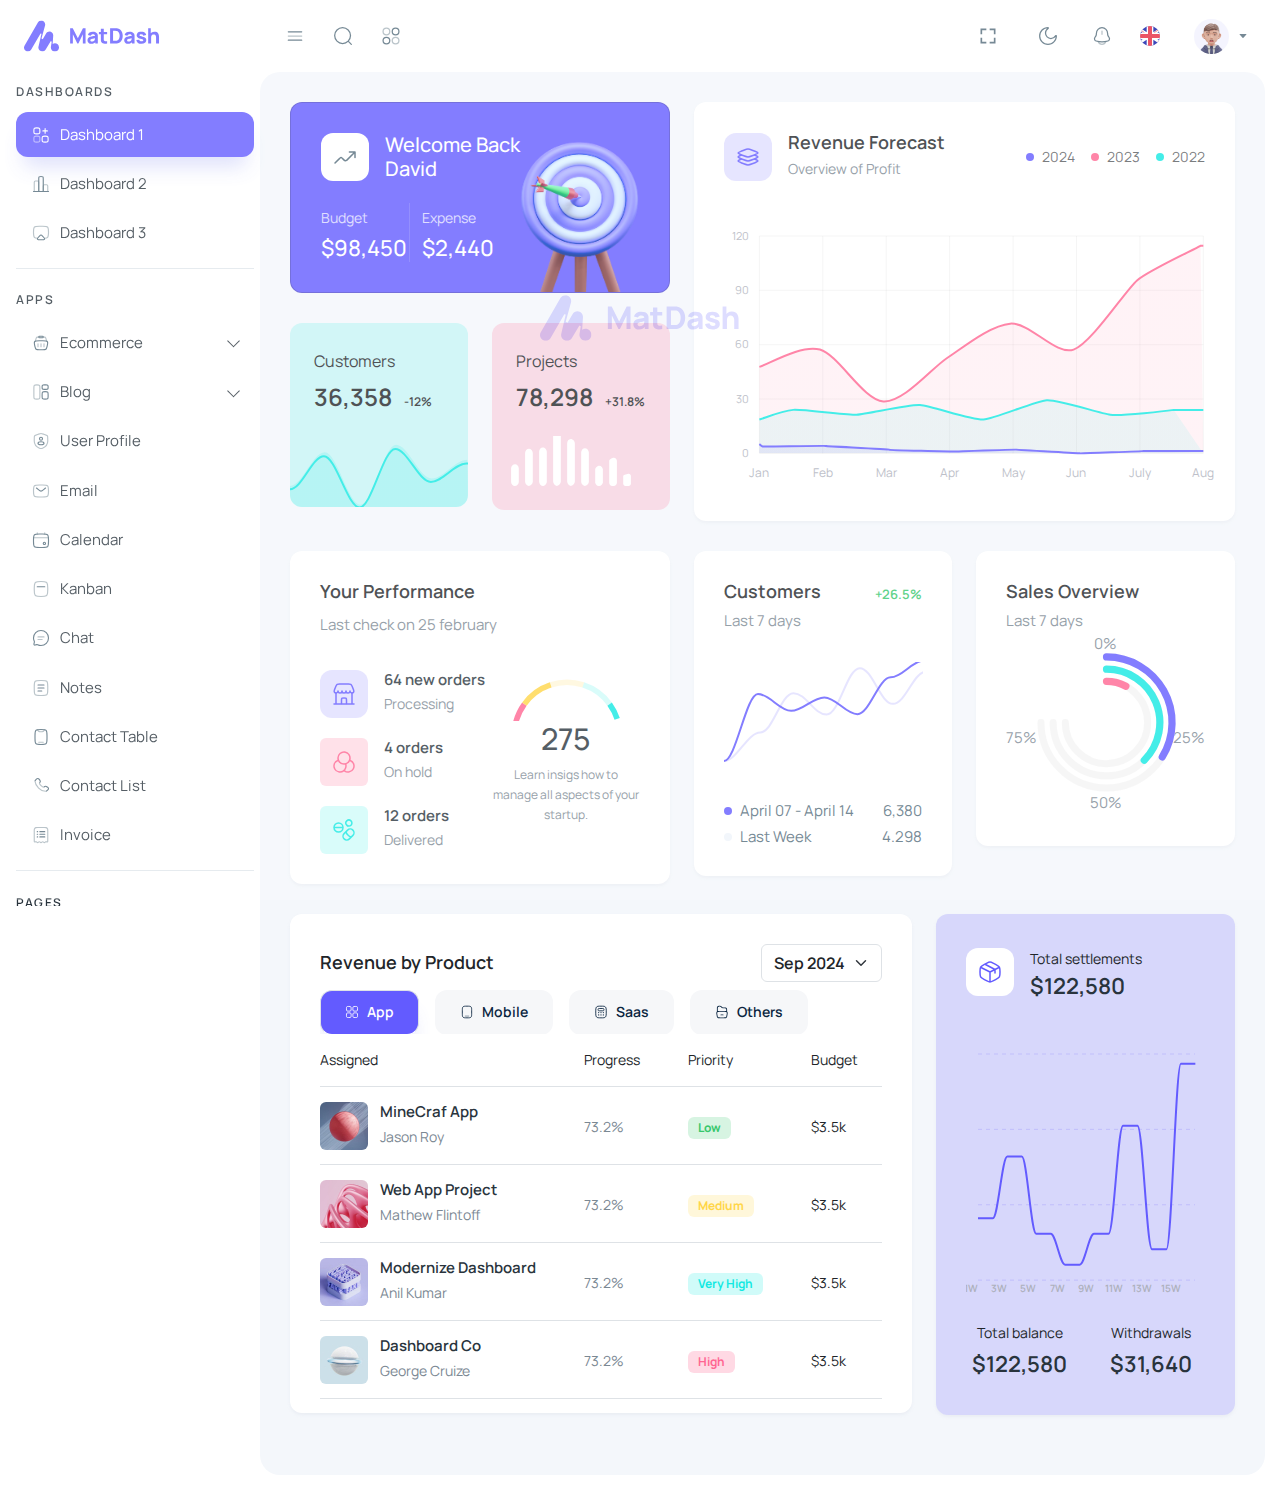
<file: admin-panel/index.html>
<!DOCTYPE html>
<html lang="en">

<head>
    <meta charset="UTF-8">
    <meta name="viewport" content="width=device-width, initial-scale=1.0">
    <title>MatDash Bootstrap Admin</title>
    <!-- favicon -->
    <link rel="shortcut icon" href="img/favicon.png" type="image/x-icon">
    <!-- font-awesome -->
    <link rel="stylesheet" href="css/all.css">
    <!-- font -->
    <link rel="stylesheet" href="css/font.css">
    <!-- boostrap -->
    <link rel="stylesheet" href="css/bootstrap.min.css">
    <!-- css -->
    <link rel="stylesheet" href="css/style.css">
</head>

<body>
    <!-- loader -->
    <div class="page-loader bg-white">
        <a href="javascript:void(0)" class="preloader">
            <img src="img/logo.svg" alt="">
        </a>
    </div>

    <!-- side panel -->
    <aside class="side-panel">
        <div>
            <!-- logo -->
            <div class="brand-logo d-flex align-items-center">
                <a href="javascript:void(0)">
                    <img src="img/logo.svg" alt="">
                </a>
            </div>
            <!-- side-panel -->
            <div class="dashboard">
                <div class="simplebar">
                    <div class="content">
                        <ul class="sidemenu">
                            <!-- home -->
                            <li class="small-cap">
                                <i class="fa-solid fa-ellipsis d-none"></i>
                                <span class="hide-menu">Dashboards</span>
                            </li>
                            <!-- dashboard 1 -->
                            <li class="sidebar-item">
                                <a href="javascript:void(0)" class="sidebar-link active">
                                    <svg xmlns="http://www.w3.org/2000/svg" width="1em" height="1em"
                                        viewBox="0 0 24 24">
                                        <g fill="none" stroke="currentColor" stroke-width="1.5">
                                            <path stroke-linecap="round" d="M14.5 6.5h3m0 0h3m-3 0v3m0-3v-3" />
                                            <path
                                                d="M2.5 6.5c0-1.886 0-2.828.586-3.414C3.672 2.5 4.614 2.5 6.5 2.5c1.886 0 2.828 0 3.414.586c.586.586.586 1.528.586 3.414c0 1.886 0 2.828-.586 3.414c-.586.586-1.528.586-3.414.586c-1.886 0-2.828 0-3.414-.586C2.5 9.328 2.5 8.386 2.5 6.5Zm11 11c0-1.886 0-2.828.586-3.414c.586-.586 1.528-.586 3.414-.586c1.886 0 2.828 0 3.414.586c.586.586.586 1.528.586 3.414c0 1.886 0 2.828-.586 3.414c-.586.586-1.528.586-3.414.586c-1.886 0-2.828 0-3.414-.586c-.586-.586-.586-1.528-.586-3.414Z" />
                                            <path
                                                d="M2.5 17.5c0-1.886 0-2.828.586-3.414c.586-.586 1.528-.586 3.414-.586c1.886 0 2.828 0 3.414.586c.586.586.586 1.528.586 3.414c0 1.886 0 2.828-.586 3.414c-.586.586-1.528.586-3.414.586c-1.886 0-2.828 0-3.414-.586C2.5 20.328 2.5 19.386 2.5 17.5Z"
                                                opacity="0.5" />
                                        </g>
                                    </svg>
                                    <span class="hide-menu">Dashboard 1</span>
                                </a>
                            </li>
                            <!-- dashboard 2 -->
                            <li class="sidebar-item">
                                <a href="javascript:void(0)" class="sidebar-link">
                                    <svg xmlns="http://www.w3.org/2000/svg" width="1em" height="1em"
                                        viewBox="0 0 24 24">
                                        <g fill="none" stroke="currentColor" stroke-width="1.5">
                                            <path stroke-linecap="round" d="M22 22H2"></path>
                                            <path d="M21 22v-7.5a1.5 1.5 0 0 0-1.5-1.5h-3a1.5 1.5 0 0 0-1.5 1.5V22"
                                                opacity=".5"></path>
                                            <path
                                                d="M15 22V5c0-1.414 0-2.121-.44-2.56C14.122 2 13.415 2 12 2c-1.414 0-2.121 0-2.56.44C9 2.878 9 3.585 9 5v17">
                                            </path>
                                            <path d="M9 22V9.5A1.5 1.5 0 0 0 7.5 8h-3A1.5 1.5 0 0 0 3 9.5V22"
                                                opacity=".5"></path>
                                        </g>
                                    </svg>
                                    <span class="hide-menu">Dashboard 2</span>
                                </a>
                            </li>
                            <!-- dashboard 3 -->
                            <li class="sidebar-item">
                                <a href="javascript:void(0)" class="sidebar-link">
                                    <svg xmlns="http://www.w3.org/2000/svg" width="1em" height="1em"
                                        viewBox="0 0 24 24">
                                        <g fill="none" stroke="currentColor" stroke-width="1.5">
                                            <path stroke-linecap="round"
                                                d="M7.142 18.97c-1.957-.07-3.142-.313-3.97-1.142C2 16.657 2 14.771 2 11c0-3.771 0-5.657 1.172-6.828C4.343 3 6.229 3 10 3h4c3.771 0 5.657 0 6.828 1.172C22 5.343 22 7.229 22 11c0 3.771 0 5.657-1.172 6.828c-.808.809-1.956 1.06-3.828 1.137"
                                                opacity=".5"></path>
                                            <path
                                                d="M9.95 16.05c.93-.93 1.396-1.396 1.97-1.427c.053-.002.106-.002.159 0c.574.03 1.04.496 1.971 1.427c2.026 2.026 3.039 3.039 2.755 3.913a1.499 1.499 0 0 1-.09.218C16.297 21 14.865 21 12 21c-2.865 0-4.298 0-4.715-.819a1.496 1.496 0 0 1-.09-.218c-.284-.874.729-1.887 2.755-3.913Z">
                                            </path>
                                        </g>
                                    </svg>
                                    <span class="hide-menu">Dashboard 3</span>
                                </a>
                            </li>
                            <!-- line -->
                            <li>
                                <span class="divider"></span>
                            </li>
                            <!-- apps -->
                            <li class="small-cap">
                                <i class="fa-solid fa-ellipsis d-none"></i>
                                <span class="hide-menu">apps</span>
                            </li>
                            <!-- ecommerce -->
                            <li class="sidebar-item">
                                <a href="javascript:void(0)" class="sidebar-link arrow">
                                    <svg xmlns="http://www.w3.org/2000/svg" width="1em" height="1em"
                                        viewBox="0 0 24 24">
                                        <g fill="none" stroke="currentColor" stroke-width="1.5">
                                            <path
                                                d="M3.864 16.455c-.858-3.432-1.287-5.147-.386-6.301C4.378 9 6.148 9 9.685 9h4.63c3.538 0 5.306 0 6.207 1.154c.901 1.153.472 2.87-.386 6.301c-.546 2.183-.818 3.274-1.632 3.91c-.814.635-1.939.635-4.189.635h-4.63c-2.25 0-3.375 0-4.189-.635c-.814-.636-1.087-1.727-1.632-3.91Z">
                                            </path>
                                            <path
                                                d="m19.5 9.5l-.71-2.605c-.274-1.005-.411-1.507-.692-1.886A2.5 2.5 0 0 0 17 4.172C16.56 4 16.04 4 15 4M4.5 9.5l.71-2.605c.274-1.005.411-1.507.692-1.886A2.5 2.5 0 0 1 7 4.172C7.44 4 7.96 4 9 4"
                                                opacity=".5"></path>
                                            <path d="M9 4a1 1 0 0 1 1-1h4a1 1 0 1 1 0 2h-4a1 1 0 0 1-1-1Z"></path>
                                            <path stroke-linecap="round" stroke-linejoin="round"
                                                d="M8 13v4m8-4v4m-4-4v4" opacity=".5"></path>
                                        </g>
                                    </svg>
                                    <span class="hide-menu">Ecommerce</span>
                                </a>
                                <ul class="collapse">
                                    <li class="sidebar-item">
                                        <a href="javascript:void(0)" class="sidebar-link-1">
                                            <span class="icon-small"></span>
                                            <span class="hide-menu">Shop</span>
                                        </a>
                                    </li>
                                    <li class="sidebar-item">
                                        <a href="javascript:void(0)" class="sidebar-link-1">
                                            <span class="icon-small"></span>
                                            <span class="hide-menu">Details</span>
                                        </a>
                                    </li>
                                    <li class="sidebar-item">
                                        <a href="javascript:void(0)" class="sidebar-link-1">
                                            <span class="icon-small"></span>
                                            <span class="hide-menu">List</span>
                                        </a>
                                    </li>
                                    <li class="sidebar-item">
                                        <a href="javascript:void(0)" class="sidebar-link-1">
                                            <span class="icon-small"></span>
                                            <span class="hide-menu">Checkout</span>
                                        </a>
                                    </li>
                                </ul>
                            </li>
                            <!-- blog -->
                            <li class="sidebar-item">
                                <a href="javascript:void(0)" class="sidebar-link arrow">
                                    <svg xmlns="http://www.w3.org/2000/svg" width="1em" height="1em"
                                        viewBox="0 0 24 24">
                                        <g fill="none" stroke="currentColor" stroke-width="1.5">
                                            <path
                                                d="M2.5 6.5c0-1.886 0-2.828.586-3.414C3.672 2.5 4.614 2.5 6.5 2.5c1.886 0 2.828 0 3.414.586c.586.586.586 1.528.586 3.414v11c0 1.886 0 2.828-.586 3.414c-.586.586-1.528.586-3.414.586c-1.886 0-2.828 0-3.414-.586C2.5 20.328 2.5 19.386 2.5 17.5z"
                                                opacity=".5"></path>
                                            <path
                                                d="M13.5 15.5c0-1.886 0-2.828.586-3.414c.586-.586 1.528-.586 3.414-.586c1.886 0 2.828 0 3.414.586c.586.586.586 1.528.586 3.414v2c0 1.886 0 2.828-.586 3.414c-.586.586-1.528.586-3.414.586c-1.886 0-2.828 0-3.414-.586c-.586-.586-.586-1.528-.586-3.414zm0-10c0-.932 0-1.398.152-1.765a2 2 0 0 1 1.083-1.083c.367-.152.833-.152 1.765-.152h2c.932 0 1.398 0 1.765.152a2 2 0 0 1 1.083 1.083c.152.367.152.833.152 1.765c0 .932 0 1.398-.152 1.765a2 2 0 0 1-1.083 1.083c-.367.152-.833.152-1.765.152h-2c-.932 0-1.398 0-1.765-.152a2 2 0 0 1-1.083-1.083C13.5 6.898 13.5 6.432 13.5 5.5Z">
                                            </path>
                                        </g>
                                    </svg>
                                    <span class="hide-menu">Blog</span>
                                </a>
                                <ul class="collapse">
                                    <li class="sidebar-item">
                                        <a href="javascript:void(0)" class="sidebar-link-1">
                                            <span class="icon-small"></span>
                                            <span class="hide-menu">Blog Posts</span>
                                        </a>
                                    </li>
                                    <li class="sidebar-item">
                                        <a href="javascript:void(0)" class="sidebar-link-1">
                                            <span class="icon-small"></span>
                                            <span class="hide-menu">Blog Details</span>
                                        </a>
                                    </li>
                                </ul>
                            </li>
                            <!-- profile -->
                            <li class="sidebar-item">
                                <a href="javascript:void(0)" class="sidebar-link">
                                    <svg xmlns="http://www.w3.org/2000/svg" width="1em" height="1em"
                                        viewBox="0 0 24 24">
                                        <g fill="none" stroke="currentColor" stroke-width="1.5">
                                            <path
                                                d="M3 10.417c0-3.198 0-4.797.378-5.335c.377-.537 1.88-1.052 4.887-2.081l.573-.196C10.405 2.268 11.188 2 12 2c.811 0 1.595.268 3.162.805l.573.196c3.007 1.029 4.51 1.544 4.887 2.081C21 5.62 21 7.22 21 10.417v1.574c0 5.638-4.239 8.375-6.899 9.536C13.38 21.842 13.02 22 12 22s-1.38-.158-2.101-.473C7.239 20.365 3 17.63 3 11.991z"
                                                opacity=".5"></path>
                                            <circle cx="12" cy="9" r="2"></circle>
                                            <path d="M16 15c0 1.105 0 2-4 2s-4-.895-4-2s1.79-2 4-2s4 .895 4 2Z"></path>
                                        </g>
                                    </svg>
                                    <span class="hide-menu">User Profile</span>
                                </a>
                            </li>
                            <!-- Email -->
                            <li class="sidebar-item">
                                <a href="javascript:void(0)" class="sidebar-link">
                                    <svg xmlns="http://www.w3.org/2000/svg" width="1em" height="1em"
                                        viewBox="0 0 24 24">
                                        <g fill="none" stroke="currentColor" stroke-width="1.5">
                                            <path
                                                d="M2 12c0-3.771 0-5.657 1.172-6.828C4.343 4 6.229 4 10 4h4c3.771 0 5.657 0 6.828 1.172C22 6.343 22 8.229 22 12c0 3.771 0 5.657-1.172 6.828C19.657 20 17.771 20 14 20h-4c-3.771 0-5.657 0-6.828-1.172C2 17.657 2 15.771 2 12Z"
                                                opacity=".5"></path>
                                            <path stroke-linecap="round"
                                                d="m6 8l2.159 1.8c1.837 1.53 2.755 2.295 3.841 2.295c1.086 0 2.005-.765 3.841-2.296L18 8">
                                            </path>
                                        </g>
                                    </svg>
                                    <span class="hide-menu">Email</span>
                                </a>
                            </li>
                            <!-- calender -->
                            <li class="sidebar-item">
                                <a href="javascript:void(0)" class="sidebar-link">
                                    <svg xmlns="http://www.w3.org/2000/svg" width="1em" height="1em"
                                        viewBox="0 0 24 24">
                                        <g fill="none" stroke="currentColor" stroke-width="1.5">
                                            <path
                                                d="M2 12c0-3.771 0-5.657 1.172-6.828C4.343 4 6.229 4 10 4h4c3.771 0 5.657 0 6.828 1.172C22 6.343 22 8.229 22 12v2c0 3.771 0 5.657-1.172 6.828C19.657 22 17.771 22 14 22h-4c-3.771 0-5.657 0-6.828-1.172C2 19.657 2 17.771 2 14z">
                                            </path>
                                            <path stroke-linecap="round" d="M7 4V2.5M17 4V2.5M2 9h20" opacity=".5">
                                            </path>
                                            <circle cx="16.5" cy="16.5" r="1.5"></circle>
                                        </g>
                                    </svg>
                                    <span class="hide-menu">Calendar</span>
                                </a>
                            </li>
                            <!-- kanban -->
                            <li class="sidebar-item">
                                <a href="javascript:void(0)" class="sidebar-link">
                                    <svg xmlns="http://www.w3.org/2000/svg" width="1em" height="1em"
                                        viewBox="0 0 24 24">
                                        <g fill="none" stroke="currentColor" stroke-width="1.5">
                                            <path
                                                d="M3 11c0-3.75 0-5.625.955-6.939A5 5 0 0 1 5.06 2.955C6.375 2 8.251 2 12 2c3.75 0 5.625 0 6.939.955a5 5 0 0 1 1.106 1.106C21 5.375 21 7.251 21 11v2c0 3.75 0 5.625-.955 6.939a5 5 0 0 1-1.106 1.106C17.625 22 15.749 22 12 22c-3.75 0-5.625 0-6.939-.955a5 5 0 0 1-1.106-1.106C3 18.625 3 16.749 3 13z"
                                                opacity=".5"></path>
                                            <path stroke-linecap="round" d="M7 9h10"></path>
                                        </g>
                                    </svg>
                                    <span class="hide-menu">Kanban</span>
                                </a>
                            </li>
                            <!-- Chat -->
                            <li class="sidebar-item">
                                <a href="javascript:void(0)" class="sidebar-link">
                                    <svg xmlns="http://www.w3.org/2000/svg" width="1em" height="1em"
                                        viewBox="0 0 24 24">
                                        <g fill="none" stroke="currentColor" stroke-width="1.5">
                                            <path
                                                d="M12 22c5.523 0 10-4.477 10-10S17.523 2 12 2S2 6.477 2 12c0 1.6.376 3.112 1.043 4.453c.178.356.237.763.134 1.148l-.595 2.226a1.3 1.3 0 0 0 1.591 1.592l2.226-.596a1.634 1.634 0 0 1 1.149.133A9.958 9.958 0 0 0 12 22Z">
                                            </path>
                                            <path stroke-linecap="round" d="M8 10.5h8M8 14h5.5" opacity=".5"></path>
                                        </g>
                                    </svg>
                                    <span class="hide-menu">Chat</span>
                                </a>
                            </li>
                            <!-- notes -->
                            <li class="sidebar-item">
                                <a href="javascript:void(0)" class="sidebar-link">
                                    <svg xmlns="http://www.w3.org/2000/svg" width="1em" height="1em"
                                        viewBox="0 0 24 24">
                                        <g fill="none" stroke="currentColor" stroke-width="1.5">
                                            <path
                                                d="M3 10c0-3.771 0-5.657 1.172-6.828C5.343 2 7.229 2 11 2h2c3.771 0 5.657 0 6.828 1.172C21 4.343 21 6.229 21 10v4c0 3.771 0 5.657-1.172 6.828C18.657 22 16.771 22 13 22h-2c-3.771 0-5.657 0-6.828-1.172C3 19.657 3 17.771 3 14z"
                                                opacity=".5"></path>
                                            <path stroke-linecap="round" d="M8 12h8M8 8h8m-8 8h5"></path>
                                        </g>
                                    </svg>
                                    <span class="hide-menu">Notes</span>
                                </a>
                            </li>
                            <!-- contact table -->
                            <li class="sidebar-item">
                                <a href="javascript:void(0)" class="sidebar-link">
                                    <svg xmlns="http://www.w3.org/2000/svg" width="1em" height="1em"
                                        viewBox="0 0 24 24">
                                        <g fill="none" stroke="currentColor" stroke-width="1.5">
                                            <path
                                                d="M4 10c0-3.771 0-5.657 1.172-6.828C6.343 2 8.229 2 12 2c3.771 0 5.657 0 6.828 1.172C20 4.343 20 6.229 20 10v4c0 3.771 0 5.657-1.172 6.828C17.657 22 15.771 22 12 22c-3.771 0-5.657 0-6.828-1.172C4 19.657 4 17.771 4 14z">
                                            </path>
                                            <path stroke-linecap="round"
                                                d="M15 19H9m7.748-16.622l-.084.126c-.756 1.134-1.134 1.701-1.686 2.044a3 3 0 0 1-.342.183c-.592.27-1.273.27-2.636.27c-1.363 0-2.045 0-2.636-.27a3.002 3.002 0 0 1-.342-.183c-.552-.343-.93-.91-1.686-2.044l-.084-.126"
                                                opacity=".5"></path>
                                        </g>
                                    </svg>
                                    <span class="hide-menu">Contact Table</span>
                                </a>
                            </li>
                            <!-- contact List -->
                            <li class="sidebar-item">
                                <a href="javascript:void(0)" class="sidebar-link">
                                    <svg xmlns="http://www.w3.org/2000/svg" width="1em" height="1em"
                                        viewBox="0 0 24 24">
                                        <g fill="none" stroke="currentColor" stroke-width="1.5">
                                            <path
                                                d="m16.1 13.359l.456-.453c.63-.626 1.611-.755 2.417-.317l1.91 1.039c1.227.667 1.498 2.302.539 3.255l-1.42 1.412c-.362.36-.81.622-1.326.67M4.003 5.745c-.035-.62.255-1.178.689-1.61l1.57-1.56c.874-.87 2.348-.735 3.111.284l1.261 1.684c.617.824.55 1.952-.157 2.654l-.286.286">
                                            </path>
                                            <path
                                                d="M18.676 18.965c-1.63.152-5.614-.016-9.86-4.238c-4.005-3.982-4.723-7.395-4.813-8.981"
                                                opacity=".5"></path>
                                            <path stroke-linecap="round"
                                                d="M16.1 13.359s-1.082 1.076-4.037-1.862s-1.872-4.015-1.872-4.015"
                                                opacity=".5"></path>
                                        </g>
                                    </svg>
                                    <span class="hide-menu">Contact List</span>
                                </a>
                            </li>
                            <!-- invoice -->
                            <li class="sidebar-item">
                                <a href="javascript:void(0)" class="sidebar-link">
                                    <svg xmlns="http://www.w3.org/2000/svg" width="1em" height="1em"
                                        viewBox="0 0 24 24">
                                        <g fill="none" stroke="currentColor" stroke-width="1.5">
                                            <path
                                                d="M16.755 2h-9.51c-1.159 0-1.738 0-2.206.163a3.046 3.046 0 0 0-1.881 1.936C3 4.581 3 5.177 3 6.37v14.004c0 .858.985 1.314 1.608.744a.946.946 0 0 1 1.284 0l.483.442a1.657 1.657 0 0 0 2.25 0a1.657 1.657 0 0 1 2.25 0a1.657 1.657 0 0 0 2.25 0a1.657 1.657 0 0 1 2.25 0a1.657 1.657 0 0 0 2.25 0l.483-.442a.946.946 0 0 1 1.284 0c.623.57 1.608.114 1.608-.744V6.37c0-1.193 0-1.79-.158-2.27a3.045 3.045 0 0 0-1.881-1.937C18.493 2 17.914 2 16.755 2Z"
                                                opacity=".5"></path>
                                            <path stroke-linecap="round"
                                                d="M10.5 11H17M7 11h.5M7 7.5h.5m-.5 7h.5m3-7H17m-6.5 7H17"></path>
                                        </g>
                                    </svg>
                                    <span class="hide-menu">Invoice</span>
                                </a>
                            </li>
                            <!-- line -->
                            <li>
                                <div class="divider"></div>
                            </li>
                            <!-- pages -->
                            <li class="small-cap">
                                <i class="fa-solid fa-ellipsis d-none"></i>
                                <span class="hide-menu">Pages</span>
                            </li>
                            <!-- animation -->
                            <li class="sidebar-item">
                                <a href="javascript:void(0)" class="sidebar-link">
                                    <svg xmlns="http://www.w3.org/2000/svg" width="1em" height="1em"
                                        viewBox="0 0 24 24">
                                        <g fill="none" stroke="currentColor" stroke-width="1.5">
                                            <circle cx="12" cy="12" r="10" opacity=".5"></circle>
                                            <path d="M14 7a2 2 0 1 1-4 0a2 2 0 0 1 4 0Z"></path>
                                            <path stroke-linecap="round"
                                                d="M18 10s-3.537 1.5-6 1.5S6 10 6 10m6 2v1.452a3 3 0 0 0 .476 1.623L15 19">
                                            </path>
                                            <path stroke-linecap="round" d="M12 12v1.452a3 3 0 0 1-.476 1.623L9 19">
                                            </path>
                                        </g>
                                    </svg>
                                    <span class="hide-menu">Animation</span>
                                </a>
                            </li>
                            <!-- Search Result -->
                            <li class="sidebar-item">
                                <a href="javascript:void(0)" class="sidebar-link">
                                    <svg xmlns="http://www.w3.org/2000/svg" width="1em" height="1em"
                                        viewBox="0 0 24 24">
                                        <g fill="none" stroke="currentColor" stroke-width="1.5">
                                            <path stroke-linecap="round"
                                                d="M22 13v-1c0-3.771 0-5.657-1.172-6.828C19.657 4 17.771 4 14 4h-4C6.229 4 4.343 4 3.172 5.172C2 6.343 2 8.229 2 12c0 3.771 0 5.657 1.172 6.828C4.343 20 6.229 20 10 20h3">
                                            </path>
                                            <path stroke-linecap="round" d="M10 16H6m-4-6h20" opacity=".4"></path>
                                            <circle cx="18" cy="17" r="3"></circle>
                                            <path stroke-linecap="round" d="m20.5 19.5l1 1"></path>
                                        </g>
                                    </svg>
                                    <span class="hide-menu">Search Result</span>
                                </a>
                            </li>
                            <!-- Gallery -->
                            <li class="sidebar-item">
                                <a href="javascript:void(0)" class="sidebar-link">
                                    <svg xmlns="http://www.w3.org/2000/svg" width="1em" height="1em"
                                        viewBox="0 0 24 24">
                                        <path fill="currentColor" d="M18 8a2 2 0 1 1-4 0a2 2 0 0 1 4 0"></path>
                                        <path fill="currentColor" fill-rule="evenodd"
                                            d="M11.943 1.25h.114c2.309 0 4.118 0 5.53.19c1.444.194 2.584.6 3.479 1.494c.895.895 1.3 2.035 1.494 3.48c.19 1.411.19 3.22.19 5.529v.088c0 1.909 0 3.471-.104 4.743c-.104 1.28-.317 2.347-.795 3.235c-.21.391-.47.742-.785 1.057c-.895.895-2.035 1.3-3.48 1.494c-1.411.19-3.22.19-5.529.19h-.114c-2.309 0-4.118 0-5.53-.19c-1.444-.194-2.584-.6-3.479-1.494c-.793-.793-1.203-1.78-1.42-3.006c-.215-1.203-.254-2.7-.262-4.558c-.002-.473-.002-.973-.002-1.501v-.058c0-2.309 0-4.118.19-5.53c.194-1.444.6-2.584 1.494-3.479c.895-.895 2.035-1.3 3.48-1.494c1.411-.19 3.22-.19 5.529-.19m-5.33 1.676c-1.278.172-2.049.5-2.618 1.069c-.57.57-.897 1.34-1.069 2.619c-.174 1.3-.176 3.008-.176 5.386c0 .529 0 1.026.002 1.495c.008 1.874.05 3.246.238 4.303c.184 1.035.498 1.7 1.005 2.207c.57.57 1.34.897 2.619 1.069c1.3.174 3.008.176 5.386.176s4.086-.002 5.386-.176c1.279-.172 2.05-.5 2.62-1.069c.21-.21.381-.442.524-.707c.332-.616.523-1.44.621-2.645c.098-1.205.099-2.707.099-4.653c0-2.378-.002-4.086-.176-5.386c-.172-1.279-.5-2.05-1.069-2.62c-.57-.569-1.34-.896-2.619-1.068c-1.3-.174-3.008-.176-5.386-.176s-4.086.002-5.386.176"
                                            clip-rule="evenodd"></path>
                                        <path fill="currentColor"
                                            d="m20.607 19.146l-2.83-2.547a3 3 0 0 0-3.732-.225l-.299.21a2 2 0 0 1-2.564-.222l-4.29-4.29a2.3 2.3 0 0 0-3.14-.104l-1.002.876l.002.65c.008 1.875.05 3.247.238 4.304c.185 1.035.498 1.7 1.005 2.207c.57.57 1.34.897 2.619 1.069c1.3.174 3.008.176 5.386.176s4.087-.002 5.387-.176c1.278-.172 2.049-.5 2.618-1.069a2.995 2.995 0 0 0 .602-.859"
                                            opacity=".4"></path>
                                    </svg>
                                    <span class="hide-menu">Gallery</span>
                                </a>
                            </li>
                            <!-- Treeview -->
                            <li class="sidebar-item">
                                <a href="javascript:void(0)" class="sidebar-link">
                                    <svg xmlns="http://www.w3.org/2000/svg" width="1em" height="1em"
                                        viewBox="0 0 24 24">
                                        <g fill="none" stroke="currentColor" stroke-width="1.5">
                                            <path
                                                d="M21 12V6.719c0-2.19 0-3.285-.707-3.884c-.707-.6-1.788-.42-3.95-.059l-1.055.176c-1.64.273-2.46.41-3.288.41c-.828 0-1.648-.137-3.288-.41l-1.054-.176c-2.162-.36-3.243-.54-3.95.059C3 3.434 3 4.529 3 6.719V12c0 5.49 4.239 8.155 6.899 9.286c.721.307 1.082.46 2.101.46c1.02 0 1.38-.153 2.101-.46C16.761 20.155 21 17.49 21 12Z"
                                                opacity=".5"></path>
                                            <path stroke-linecap="round"
                                                d="M6.5 9c.291-.583 1.077-1 2-1s1.709.417 2 1m3 0c.291-.583 1.077-1 2-1s1.709.417 2 1m-9 5s1.05 1 3.5 1s3.5-1 3.5-1">
                                            </path>
                                        </g>
                                    </svg>
                                    <span class="hide-menu">Treeview</span>
                                </a>
                            </li>
                            <!-- Block-Ui -->
                            <li class="sidebar-item">
                                <a href="javascript:void(0)" class="sidebar-link">
                                    <svg xmlns="http://www.w3.org/2000/svg" width="1em" height="1em"
                                        viewBox="0 0 24 24">
                                        <g fill="none" stroke="currentColor" stroke-width="1.5">
                                            <path stroke-linecap="round"
                                                d="M9.998 6c-.015 1.707-.11 2.648-.73 3.268c-.62.62-1.561.716-3.268.73m3.998 7.999c-.015-1.706-.11-2.647-.73-3.267c-.62-.62-1.561-.716-3.268-.73m8-8c.014 1.707.11 2.648.73 3.268c.62.62 1.56.716 3.267.73M14 17.997c.014-1.706.11-2.647.73-3.267c.62-.62 1.56-.716 3.267-.73">
                                            </path>
                                            <path
                                                d="M2 12c0-4.714 0-7.071 1.464-8.536C4.93 2 7.286 2 12 2c4.714 0 7.071 0 8.535 1.464C22 4.93 22 7.286 22 12c0 4.714 0 7.071-1.465 8.535C19.072 22 16.714 22 12 22s-7.071 0-8.536-1.465C2 19.072 2 16.714 2 12Z"
                                                opacity=".5"></path>
                                        </g>
                                    </svg>
                                    <span class="hide-menu">Block-Ui</span>
                                </a>
                            </li>
                            <!-- Session Timeout -->
                            <li class="sidebar-item">
                                <a href="javascript:void(0)" class="sidebar-link">
                                    <svg xmlns="http://www.w3.org/2000/svg" width="1em" height="1em"
                                        viewBox="0 0 24 24">
                                        <g fill="none" stroke="currentColor" stroke-width="1.5">
                                            <path stroke-linecap="round" d="M10 7H2m6 5H2m8 5H2" opacity=".5"></path>
                                            <circle cx="17" cy="12" r="5"></circle>
                                            <path stroke-linecap="round" stroke-linejoin="round" d="M17 10v1.846L18 13">
                                            </path>
                                        </g>
                                    </svg>
                                    <span class="hide-menu">Session Timeout</span>
                                </a>
                            </li>
                            <!-- Pricing -->
                            <li class="sidebar-item">
                                <a href="pricing.html" class="sidebar-link">
                                    <svg xmlns="http://www.w3.org/2000/svg" width="1em" height="1em"
                                        viewBox="0 0 24 24">
                                        <g fill="none" stroke="currentColor" stroke-width="1.5">
                                            <circle cx="12" cy="12" r="10" opacity=".5"></circle>
                                            <path stroke-linecap="round"
                                                d="M12 6v12m3-8.5C15 8.12 13.657 7 12 7S9 8.12 9 9.5s1.343 2.5 3 2.5s3 1.12 3 2.5s-1.343 2.5-3 2.5s-3-1.12-3-2.5">
                                            </path>
                                        </g>
                                    </svg>
                                    <span class="hide-menu">Pricing</span>
                                </a>
                            </li>
                            <!-- FAQ -->
                            <li class="sidebar-item">
                                <a href="javascript:void(0)" class="sidebar-link">
                                    <svg xmlns="http://www.w3.org/2000/svg" width="1em" height="1em"
                                        viewBox="0 0 24 24">
                                        <g fill="none">
                                            <circle cx="12" cy="12" r="10" stroke="currentColor" stroke-width="1.5"
                                                opacity=".5"></circle>
                                            <path stroke="currentColor" stroke-linecap="round" stroke-width="1.5"
                                                d="M10.125 8.875a1.875 1.875 0 1 1 2.828 1.615c-.475.281-.953.708-.953 1.26V13">
                                            </path>
                                            <circle cx="12" cy="16" r="1" fill="currentColor"></circle>
                                        </g>
                                    </svg>
                                    <span class="hide-menu">FAQ</span>
                                </a>
                            </li>
                            <!-- Account Setting -->
                            <li class="sidebar-item">
                                <a href="javascript:void(0)" class="sidebar-link">
                                    <svg xmlns="http://www.w3.org/2000/svg" width="1em" height="1em"
                                        viewBox="0 0 24 24">
                                        <g fill="none" stroke="currentColor" stroke-width="1.5">
                                            <path
                                                d="M7.843 3.802C9.872 2.601 10.886 2 12 2c1.114 0 2.128.6 4.157 1.802l.686.406c2.029 1.202 3.043 1.803 3.6 2.792c.557.99.557 2.19.557 4.594v.812c0 2.403 0 3.605-.557 4.594c-.557.99-1.571 1.59-3.6 2.791l-.686.407C14.128 21.399 13.114 22 12 22c-1.114 0-2.128-.6-4.157-1.802l-.686-.407c-2.029-1.2-3.043-1.802-3.6-2.791C3 16.01 3 14.81 3 12.406v-.812C3 9.19 3 7.989 3.557 7c.557-.99 1.571-1.59 3.6-2.792z"
                                                opacity=".5"></path>
                                            <circle cx="12" cy="12" r="3"></circle>
                                        </g>
                                    </svg>
                                    <span class="hide-menu">Account Setting</span>
                                </a>
                            </li>
                            <!-- Landingpage -->
                            <li class="sidebar-item">
                                <a href="javascript:void(0)" class="sidebar-link">
                                    <svg xmlns="http://www.w3.org/2000/svg" width="1em" height="1em"
                                        viewBox="0 0 24 24">
                                        <g fill="none">
                                            <path stroke="currentColor" stroke-width="1.5"
                                                d="M4 6v13a3 3 0 0 0 3 3h10a3 3 0 0 0 3-3V9a3 3 0 0 0-3-3zm0 0V5">
                                            </path>
                                            <circle cx="12" cy="13" r="3" stroke="currentColor" stroke-width="1.5"
                                                opacity=".5"></circle>
                                            <path fill="currentColor"
                                                d="M18 6v.75h.75V6zm-2.283-3.674l-.106-.742zM4.92 3.87l-.106-.743zm.15 2.88H18v-1.5H5.071zM18.75 6V4.306h-1.5V6zm-3.139-4.416L4.814 3.126l.212 1.485L15.823 3.07zM4.814 3.126A1.821 1.821 0 0 0 3.25 4.93h1.5a.32.32 0 0 1 .276-.318zm13.936 1.18a2.75 2.75 0 0 0-3.139-2.722l.212 1.485a1.25 1.25 0 0 1 1.427 1.237zM5.071 5.25a.321.321 0 0 1-.321-.321h-1.5A1.82 1.82 0 0 0 5.071 6.75z">
                                            </path>
                                            <path stroke="currentColor" stroke-linecap="round" stroke-width="1.5"
                                                d="M10 19h4" opacity=".5"></path>
                                        </g>
                                    </svg>
                                    <span class="hide-menu">Landingpage</span>
                                </a>
                            </li>
                            <!-- Widgets -->
                            <li class="sidebar-item">
                                <a href="javascript:void(0)" class="sidebar-link arrow">
                                    <svg xmlns="http://www.w3.org/2000/svg" width="1em" height="1em"
                                        viewBox="0 0 24 24">
                                        <g fill="none" stroke="currentColor" stroke-width="1.5">
                                            <path
                                                d="M2 12c0-4.714 0-7.071 1.464-8.536C4.93 2 7.286 2 12 2c4.714 0 7.071 0 8.535 1.464C22 4.93 22 7.286 22 12c0 4.714 0 7.071-1.465 8.535C19.072 22 16.714 22 12 22s-7.071 0-8.536-1.465C2 19.072 2 16.714 2 12Z"
                                                opacity=".5"></path>
                                            <path
                                                d="M17 11v-1c0-1.886 0-2.828-.586-3.414C15.828 6 14.886 6 13 6h-2c-1.886 0-2.828 0-3.414.586C7 7.172 7 8.114 7 10v1">
                                            </path>
                                            <path stroke-linecap="round" d="M5 11h14"></path>
                                            <path stroke-linecap="round" d="M8 16h8" opacity=".5"></path>
                                        </g>
                                    </svg>
                                    <span class="hide-menu">Widgets</span>
                                </a>
                                <ul class="collapse">
                                    <li class="sidebar-item">
                                        <a href="javascript:void(0)" class="sidebar-link-1">
                                            <span class="icon-small"></span>
                                            <span class="hide-menu">Cards</span>
                                        </a>
                                    </li>
                                    <li class="sidebar-item">
                                        <a href="javascript:void(0)" class="sidebar-link-1">
                                            <span class="icon-small"></span>
                                            <span class="hide-menu">Banner</span>
                                        </a>
                                    </li>
                                    <li class="sidebar-item">
                                        <a href="javascript:void(0)" class="sidebar-link-1">
                                            <span class="icon-small"></span>
                                            <span class="hide-menu">Charts</span>
                                        </a>
                                    </li>
                                    <li class="sidebar-item">
                                        <a href="javascript:void(0)" class="sidebar-link-1">
                                            <span class="icon-small"></span>
                                            <span class="hide-menu">Feeds</span>
                                        </a>
                                    </li>
                                    <li class="sidebar-item">
                                        <a href="javascript:void(0)" class="sidebar-link-1">
                                            <span class="icon-small"></span>
                                            <span class="hide-menu">Apps</span>
                                        </a>
                                    </li>
                                    <li class="sidebar-item">
                                        <a href="javascript:void(0)" class="sidebar-link-1">
                                            <span class="icon-small"></span>
                                            <span class="hide-menu">Data</span>
                                        </a>
                                    </li>
                                </ul>
                            </li>
                            <!-- line -->
                            <li>
                                <div class="divider"></div>
                            </li>
                            <!-- ui -->
                            <li class="small-cap">
                                <i class="fa-solid fa-ellipsis d-none"></i>
                                <span class="hide-menu">ui</span>
                            </li>
                            <!-- Ui Elements -->
                            <li class="sidebar-item">
                                <a href="javascript:void(0)" class="sidebar-link arrow">
                                    <svg xmlns="http://www.w3.org/2000/svg" width="1em" height="1em"
                                        viewBox="0 0 24 24">
                                        <g fill="none" stroke="currentColor" stroke-width="1.5">
                                            <path
                                                d="M10 17.833C10 20.134 8.21 22 6 22s-4-1.866-4-4.167c0-1.44 1.566-3.361 2.738-4.598a1.724 1.724 0 0 1 2.524 0C8.434 14.472 10 16.393 10 17.833Zm12 0C22 20.134 20.21 22 18 22s-4-1.866-4-4.167c0-1.44 1.566-3.361 2.738-4.598a1.724 1.724 0 0 1 2.524 0C20.434 14.472 22 16.393 22 17.833Z">
                                            </path>
                                            <path
                                                d="M16 7.833C16 10.134 14.21 12 12 12s-4-1.866-4-4.167c0-1.44 1.566-3.361 2.738-4.598a1.724 1.724 0 0 1 2.524 0C14.434 4.472 16 6.393 16 7.833Z"
                                                opacity=".5"></path>
                                        </g>
                                    </svg>
                                    <span class="hide-menu">Ui Elements</span>
                                </a>
                                <ul class="collapse">
                                    <li class="sidebar-item">
                                        <a href="javascript:void(0)" class="sidebar-link-1">
                                            <span class="icon-small"></span>
                                            <span class="hide-menu">Accordian</span>
                                        </a>
                                    </li>
                                    <li class="sidebar-item">
                                        <a href="javascript:void(0)" class="sidebar-link-1">
                                            <span class="icon-small"></span>
                                            <span class="hide-menu">Badge</span>
                                        </a>
                                    </li>
                                    <li class="sidebar-item">
                                        <a href="javascript:void(0)" class="sidebar-link-1">
                                            <span class="icon-small"></span>
                                            <span class="hide-menu">Buttons</span>
                                        </a>
                                    </li>
                                    <li class="sidebar-item">
                                        <a href="javascript:void(0)" class="sidebar-link-1">
                                            <span class="icon-small"></span>
                                            <span class="hide-menu">Dropdowns</span>
                                        </a>
                                    </li>
                                    <li class="sidebar-item">
                                        <a href="javascript:void(0)" class="sidebar-link-1">
                                            <span class="icon-small"></span>
                                            <span class="hide-menu">Modals</span>
                                        </a>
                                    </li>
                                    <li class="sidebar-item">
                                        <a href="javascript:void(0)" class="sidebar-link-1">
                                            <span class="icon-small"></span>
                                            <span class="hide-menu">Tab</span>
                                        </a>
                                    </li>
                                    <li class="sidebar-item">
                                        <a href="javascript:void(0)" class="sidebar-link-1">
                                            <span class="icon-small"></span>
                                            <span class="hide-menu">Tooltip & Popover</span>
                                        </a>
                                    </li>
                                    <li class="sidebar-item">
                                        <a href="javascript:void(0)" class="sidebar-link-1">
                                            <span class="icon-small"></span>
                                            <span class="hide-menu">Notification</span>
                                        </a>
                                    </li>
                                    <li class="sidebar-item">
                                        <a href="javascript:void(0)" class="sidebar-link-1">
                                            <span class="icon-small"></span>
                                            <span class="hide-menu">Progressbar</span>
                                        </a>
                                    </li>
                                    <li class="sidebar-item">
                                        <a href="javascript:void(0)" class="sidebar-link-1">
                                            <span class="icon-small"></span>
                                            <span class="hide-menu">Pagination</span>
                                        </a>
                                    </li>
                                    <li class="sidebar-item">
                                        <a href="javascript:void(0)" class="sidebar-link-1">
                                            <span class="icon-small"></span>
                                            <span class="hide-menu">Typography</span>
                                        </a>
                                    </li>
                                    <li class="sidebar-item">
                                        <a href="javascript:void(0)" class="sidebar-link-1">
                                            <span class="icon-small"></span>
                                            <span class="hide-menu">Bootstrap Ui</span>
                                        </a>
                                    </li>
                                    <li class="sidebar-item">
                                        <a href="javascript:void(0)" class="sidebar-link-1">
                                            <span class="icon-small"></span>
                                            <span class="hide-menu">Breadcrumb</span>
                                        </a>
                                    </li>
                                    <li class="sidebar-item">
                                        <a href="javascript:void(0)" class="sidebar-link-1">
                                            <span class="icon-small"></span>
                                            <span class="hide-menu">Offcanvas</span>
                                        </a>
                                    </li>
                                    <li class="sidebar-item">
                                        <a href="javascript:void(0)" class="sidebar-link-1">
                                            <span class="icon-small"></span>
                                            <span class="hide-menu">Lists</span>
                                        </a>
                                    </li>
                                    <li class="sidebar-item">
                                        <a href="javascript:void(0)" class="sidebar-link-1">
                                            <span class="icon-small"></span>
                                            <span class="hide-menu">Grid</span>
                                        </a>
                                    </li>
                                    <li class="sidebar-item">
                                        <a href="javascript:void(0)" class="sidebar-link-1">
                                            <span class="icon-small"></span>
                                            <span class="hide-menu">Carousel</span>
                                        </a>
                                    </li>
                                    <li class="sidebar-item">
                                        <a href="javascript:void(0)" class="sidebar-link-1">
                                            <span class="icon-small"></span>
                                            <span class="hide-menu">Scrollspy</span>
                                        </a>
                                    </li>
                                    <li class="sidebar-item">
                                        <a href="javascript:void(0)" class="sidebar-link-1">
                                            <span class="icon-small"></span>
                                            <span class="hide-menu">Spinner</span>
                                        </a>
                                    </li>
                                    <li class="sidebar-item">
                                        <a href="javascript:void(0)" class="sidebar-link-1">
                                            <span class="icon-small"></span>
                                            <span class="hide-menu">Link</span>
                                        </a>
                                    </li>
                                </ul>
                            </li>
                            <!-- Components -->
                            <li class="sidebar-item">
                                <a href="javascript:void(0)" class="sidebar-link arrow">
                                    <svg xmlns="http://www.w3.org/2000/svg" width="1em" height="1em"
                                        viewBox="0 0 24 24">
                                        <g fill="none" stroke="currentColor" stroke-width="1.5">
                                            <path
                                                d="M11.811 6.727C12.825 4.909 13.331 4 14.09 4c.757 0 1.264.909 2.277 2.727l.262.47c.288.517.432.775.657.945c.224.17.504.234 1.063.36l.51.116c1.967.445 2.95.667 3.185 1.42c.234.753-.437 1.537-1.778 3.106l-.347.406c-.381.445-.572.668-.658.944c-.086.276-.057.573 0 1.168l.053.541c.203 2.094.305 3.14-.308 3.605c-.613.465-1.534.041-3.377-.807l-.476-.22c-.524-.24-.786-.361-1.063-.361c-.278 0-.54.12-1.063.361l-.477.22c-1.842.848-2.763 1.272-3.376.807c-.613-.465-.511-1.511-.309-3.605l.053-.541c.057-.595.086-.892 0-1.168c-.085-.276-.276-.498-.657-.944l-.347-.406C6.57 11.575 5.9 10.79 6.135 10.038c.234-.753 1.218-.975 3.185-1.42l.51-.116c.559-.126.838-.19 1.063-.36c.224-.17.368-.428.656-.945z">
                                            </path>
                                            <path stroke-linecap="round"
                                                d="M2.089 16a4.736 4.736 0 0 1 4-.874m-4-4.626c1-.5 1.29-.44 2-.5M2 5.609l.208-.122c2.206-1.292 4.542-1.64 6.745-1.005l.208.06"
                                                opacity=".5"></path>
                                        </g>
                                    </svg>
                                    <span class="hide-menu">Components</span>
                                </a>
                                <ul class="collapse">
                                    <li class="sidebar-item">
                                        <a href="javascript:void(0)" class="sidebar-link-1">
                                            <span class="icon-small"></span>
                                            <span class="hide-menu">Sweet Alert</span>
                                        </a>
                                    </li>
                                    <li class="sidebar-item">
                                        <a href="javascript:void(0)" class="sidebar-link-1">
                                            <span class="icon-small"></span>
                                            <span class="hide-menu">Nestable</span>
                                        </a>
                                    </li>
                                    <li class="sidebar-item">
                                        <a href="javascript:void(0)" class="sidebar-link-1">
                                            <span class="icon-small"></span>
                                            <span class="hide-menu">Noui slider</span>
                                        </a>
                                    </li>
                                    <li class="sidebar-item">
                                        <a href="javascript:void(0)" class="sidebar-link-1">
                                            <span class="icon-small"></span>
                                            <span class="hide-menu">Rating</span>
                                        </a>
                                    </li>
                                    <li class="sidebar-item">
                                        <a href="javascript:void(0)" class="sidebar-link-1">
                                            <span class="icon-small"></span>
                                            <span class="hide-menu">Tostr</span>
                                        </a>
                                    </li>
                                    <li class="sidebar-item">
                                        <a href="javascript:void(0)" class="sidebar-link-1">
                                            <span class="icon-small"></span>
                                            <span class="hide-menu">Data</span>
                                        </a>
                                    </li>
                                </ul>
                            </li>
                            <!-- Cards -->
                            <li class="sidebar-item">
                                <a href="javascript:void(0)" class="sidebar-link arrow">
                                    <svg xmlns="http://www.w3.org/2000/svg" width="1em" height="1em"
                                        viewBox="0 0 24 24">
                                        <g fill="none" stroke="currentColor" stroke-width="1.5">
                                            <path
                                                d="M2 12c0-4.714 0-7.071 1.464-8.536C4.93 2 7.286 2 12 2c4.714 0 7.071 0 8.535 1.464C22 4.93 22 7.286 22 12c0 4.714 0 7.071-1.465 8.535C19.072 22 16.714 22 12 22s-7.071 0-8.536-1.465C2 19.072 2 16.714 2 12Z">
                                            </path>
                                            <path
                                                d="M17 2v6.808c0 .975 0 1.462-.13 1.753a1.5 1.5 0 0 1-1.724.848c-.31-.075-.695-.372-1.468-.967c-.436-.336-.654-.504-.881-.602a2 2 0 0 0-1.594 0c-.227.098-.445.266-.881.602c-.773.595-1.159.892-1.468.967a1.5 1.5 0 0 1-1.725-.848C7 10.27 7 9.783 7 8.808V2"
                                                opacity=".5"></path>
                                        </g>
                                    </svg>
                                    <span class="hide-menu">Cards</span>
                                </a>
                                <ul class="collapse">
                                    <li class="sidebar-item">
                                        <a href="javascript:void(0)" class="sidebar-link-1">
                                            <span class="icon-small"></span>
                                            <span class="hide-menu">Basic Cards</span>
                                        </a>
                                    </li>
                                    <li class="sidebar-item">
                                        <a href="javascript:void(0)" class="sidebar-link-1">
                                            <span class="icon-small"></span>
                                            <span class="hide-menu">Custom Cards</span>
                                        </a>
                                    </li>
                                    <li class="sidebar-item">
                                        <a href="javascript:void(0)" class="sidebar-link-1">
                                            <span class="icon-small"></span>
                                            <span class="hide-menu">Weather Card</span>
                                        </a>
                                    </li>
                                    <li class="sidebar-item">
                                        <a href="javascript:void(0)" class="sidebar-link-1">
                                            <span class="icon-small"></span>
                                            <span class="hide-menu">Draggable Cards</span>
                                        </a>
                                    </li>
                                </ul>
                            </li>
                            <li>
                                <div class="divider"></div>
                            </li>
                            <li class="small-cap">
                                <i class="fa-solid fa-ellipsis d-none"></i>
                                <span class="hide-menu">icons</span>
                            </li>
                            <!-- Table Icon -->
                            <li class="sidebar-item">
                                <a href="javascript:void(0)" class="sidebar-link">
                                    <svg xmlns="http://www.w3.org/2000/svg" width="1em" height="1em"
                                        viewBox="0 0 24 24">
                                        <g fill="none">
                                            <path stroke="currentColor" stroke-linejoin="round" stroke-width="1.5"
                                                d="M2 12c0 5.523 4.477 10 10 10c.648 0 1.25-.3 1.708-.758l7.534-7.534C21.7 13.25 22 12.648 22 12c0-5.523-4.477-10-10-10S2 6.477 2 12Z"
                                                opacity=".5"></path>
                                            <path stroke="currentColor" stroke-linecap="round" stroke-width="1.5"
                                                d="M12 17c-1.115 0-2.15-.37-3-1"></path>
                                            <ellipse cx="15" cy="10.5" fill="currentColor" rx="1" ry="1.5"></ellipse>
                                            <ellipse cx="9" cy="10.5" fill="currentColor" rx="1" ry="1.5"></ellipse>
                                            <path stroke="currentColor" stroke-width="1.5"
                                                d="M12 22c0-2.793 0-4.19.393-5.312a7 7 0 0 1 4.295-4.295C17.811 12 19.208 12 22 12">
                                            </path>
                                        </g>
                                    </svg>
                                    <span class="hide-menu">Table Icon</span>
                                </a>
                            </li>
                            <!-- Solar Icon -->
                            <li class="sidebar-item">
                                <a href="javascript:void(0)" class="sidebar-link">
                                    <svg xmlns="http://www.w3.org/2000/svg" width="1em" height="1em"
                                        viewBox="0 0 24 24">
                                        <g fill="none">
                                            <path stroke="currentColor" stroke-linejoin="round" stroke-width="1.5"
                                                d="M2 12c0 5.523 4.477 10 10 10c.648 0 1.25-.3 1.708-.758l7.534-7.534C21.7 13.25 22 12.648 22 12c0-5.523-4.477-10-10-10S2 6.477 2 12Z"
                                                opacity=".5"></path>
                                            <path stroke="currentColor" stroke-linecap="round" stroke-width="1.5"
                                                d="M12 17c-1.115 0-2.15-.37-3-1"></path>
                                            <ellipse cx="15" cy="10.5" fill="currentColor" rx="1" ry="1.5"></ellipse>
                                            <ellipse cx="9" cy="10.5" fill="currentColor" rx="1" ry="1.5"></ellipse>
                                            <path stroke="currentColor" stroke-width="1.5"
                                                d="M12 22c0-2.793 0-4.19.393-5.312a7 7 0 0 1 4.295-4.295C17.811 12 19.208 12 22 12">
                                            </path>
                                        </g>
                                    </svg>
                                    <span class="hide-menu">Solar Icon</span>
                                </a>
                            </li>
                            <li>
                                <div class="divider"></div>
                            </li>
                            <li class="small-cap">
                                <i class="fa-solid fa-ellipsis d-none"></i>
                                <span class="hide-menu">forms</span>
                            </li>
                            <!-- Forms Elements -->
                            <li class="sidebar-item">
                                <a href="javascript:void(0)" class="sidebar-link arrow">
                                    <svg xmlns="http://www.w3.org/2000/svg" width="1em" height="1em"
                                        viewBox="0 0 24 24">
                                        <g fill="none" stroke="currentColor" stroke-width="1.5">
                                            <path
                                                d="M2 12c0-4.714 0-7.071 1.464-8.536C4.93 2 7.286 2 12 2c4.714 0 7.071 0 8.535 1.464C22 4.93 22 7.286 22 12c0 4.714 0 7.071-1.465 8.535C19.072 22 16.714 22 12 22s-7.071 0-8.536-1.465C2 19.072 2 16.714 2 12Z">
                                            </path>
                                            <path
                                                d="M17 2v6.808c0 .975 0 1.462-.13 1.753a1.5 1.5 0 0 1-1.724.848c-.31-.075-.695-.372-1.468-.967c-.436-.336-.654-.504-.881-.602a2 2 0 0 0-1.594 0c-.227.098-.445.266-.881.602c-.773.595-1.159.892-1.468.967a1.5 1.5 0 0 1-1.725-.848C7 10.27 7 9.783 7 8.808V2"
                                                opacity=".5"></path>
                                        </g>
                                    </svg>
                                    <span class="hide-menu">Forms Elements</span>
                                </a>
                                <ul class="collapse">
                                    <li class="sidebar-item">
                                        <a href="javascript:void(0)" class="sidebar-link-1">
                                            <span class="icon-small"></span>
                                            <span class="hide-menu">Forms Input</span>
                                        </a>
                                    </li>
                                    <li class="sidebar-item">
                                        <a href="javascript:void(0)" class="sidebar-link-1">
                                            <span class="icon-small"></span>
                                            <span class="hide-menu">Input Groups</span>
                                        </a>
                                    </li>
                                    <li class="sidebar-item">
                                        <a href="javascript:void(0)" class="sidebar-link-1">
                                            <span class="icon-small"></span>
                                            <span class="hide-menu">Input Grid</span>
                                        </a>
                                    </li>
                                    <li class="sidebar-item">
                                        <a href="javascript:void(0)" class="sidebar-link-1">
                                            <span class="icon-small"></span>
                                            <span class="hide-menu">Checkbox & Radios</span>
                                        </a>
                                    </li>
                                    <li class="sidebar-item">
                                        <a href="javascript:void(0)" class="sidebar-link-1">
                                            <span class="icon-small"></span>
                                            <span class="hide-menu">Bootstrap Switch</span>
                                        </a>
                                    </li>
                                    <li class="sidebar-item">
                                        <a href="javascript:void(0)" class="sidebar-link-1">
                                            <span class="icon-small"></span>
                                            <span class="hide-menu">Select2</span>
                                        </a>
                                    </li>
                                </ul>
                            </li>
                            <!-- forms addons -->
                            <li class="sidebar-item">
                                <a href="javascript:void(0)" class="sidebar-link arrow">
                                    <svg xmlns="http://www.w3.org/2000/svg" width="1em" height="1em"
                                        viewBox="0 0 24 24">
                                        <g fill="none" stroke="currentColor" stroke-width="1.5">
                                            <path
                                                d="M2 12c0-4.714 0-7.071 1.464-8.536C4.93 2 7.286 2 12 2c4.714 0 7.071 0 8.535 1.464C22 4.93 22 7.286 22 12c0 4.714 0 7.071-1.465 8.535C19.072 22 16.714 22 12 22s-7.071 0-8.536-1.465C2 19.072 2 16.714 2 12Z">
                                            </path>
                                            <path stroke-linecap="round"
                                                d="M21.5 8h-19M7 8l3.5-5.5m3 5.5L17 2.5m-2 12c0-.633-.662-1.06-1.986-1.915c-1.342-.866-2.013-1.299-2.514-.98c-.5.317-.5 1.176-.5 2.895s0 2.578.5 2.896c.5.318 1.172-.115 2.514-.981C14.338 15.56 15 15.133 15 14.5Z"
                                                opacity=".5"></path>
                                        </g>
                                    </svg>
                                    <span class="hide-menu">Forms Addons</span>
                                </a>
                                <ul class="collapse">
                                    <li class="sidebar-item">
                                        <a href="javascript:void(0)" class="sidebar-link-1">
                                            <span class="icon-small"></span>
                                            <span class="hide-menu">Pagination</span>
                                        </a>
                                    </li>
                                    <li class="sidebar-item">
                                        <a href="javascript:void(0)" class="sidebar-link-1">
                                            <span class="icon-small"></span>
                                            <span class="hide-menu">Image Cropper</span>
                                        </a>
                                    </li>
                                    <li class="sidebar-item">
                                        <a href="javascript:void(0)" class="sidebar-link-1">
                                            <span class="icon-small"></span>
                                            <span class="hide-menu">Dropzone</span>
                                        </a>
                                    </li>
                                    <li class="sidebar-item">
                                        <a href="javascript:void(0)" class="sidebar-link-1">
                                            <span class="icon-small"></span>
                                            <span class="hide-menu">Form Mask</span>
                                        </a>
                                    </li>
                                    <li class="sidebar-item">
                                        <a href="javascript:void(0)" class="sidebar-link-1">
                                            <span class="icon-small"></span>
                                            <span class="hide-menu">Form Typehead</span>
                                        </a>
                                    </li>
                                </ul>
                            </li>
                            <!-- forms input -->
                            <li class="sidebar-item">
                                <a href="javascript:void(0)" class="sidebar-link arrow">
                                    <svg xmlns="http://www.w3.org/2000/svg" width="1em" height="1em"
                                        viewBox="0 0 24 24">
                                        <g fill="none">
                                            <path stroke="currentColor" stroke-linecap="round" stroke-width="1.5"
                                                d="M3.172 18.828C4.343 20 6.229 20 10 20h5c3.114-.01 4.765-.108 5.828-1.172C22 17.657 22 15.771 22 12c0-3.771 0-5.657-1.172-6.828C19.765 4.108 18.114 4.01 15 4h-5C6.229 4 4.343 4 3.172 5.172C2 6.343 2 8.229 2 12c0 3.771 0 5.657 1.172 6.828Z"
                                                opacity=".5"></path>
                                            <path fill="currentColor"
                                                d="M9 12a1 1 0 1 1-2 0a1 1 0 0 1 2 0m4 0a1 1 0 1 1-2 0a1 1 0 0 1 2 0">
                                            </path>
                                            <path stroke="currentColor" stroke-linecap="round" stroke-width="1.5"
                                                d="M15 2v20"></path>
                                        </g>
                                    </svg>
                                    <span class="hide-menu">Forms Inputs</span>
                                </a>
                                <ul class="collapse">
                                    <li class="sidebar-item">
                                        <a href="javascript:void(0)" class="sidebar-link-1">
                                            <span class="icon-small"></span>
                                            <span class="hide-menu">Basic Form</span>
                                        </a>
                                    </li>
                                    <li class="sidebar-item">
                                        <a href="javascript:void(0)" class="sidebar-link-1">
                                            <span class="icon-small"></span>
                                            <span class="hide-menu">Form Horizontal</span>
                                        </a>
                                    </li>
                                    <li class="sidebar-item">
                                        <a href="javascript:void(0)" class="sidebar-link-1">
                                            <span class="icon-small"></span>
                                            <span class="hide-menu">From Action</span>
                                        </a>
                                    </li>
                                    <li class="sidebar-item">
                                        <a href="javascript:void(0)" class="sidebar-link-1">
                                            <span class="icon-small"></span>
                                            <span class="hide-menu">Row Separator</span>
                                        </a>
                                    </li>
                                    <li class="sidebar-item">
                                        <a href="javascript:void(0)" class="sidebar-link-1">
                                            <span class="icon-small"></span>
                                            <span class="hide-menu">Form Bordered</span>
                                        </a>
                                    </li>
                                    <li class="sidebar-item">
                                        <a href="javascript:void(0)" class="sidebar-link-1">
                                            <span class="icon-small"></span>
                                            <span class="hide-menu">Form Detail</span>
                                        </a>
                                    </li>
                                    <li class="sidebar-item">
                                        <a href="javascript:void(0)" class="sidebar-link-1">
                                            <span class="icon-small"></span>
                                            <span class="hide-menu">Striped Rows</span>
                                        </a>
                                    </li>
                                    <li class="sidebar-item">
                                        <a href="javascript:void(0)" class="sidebar-link-1">
                                            <span class="icon-small"></span>
                                            <span class="hide-menu">Form Floating Input</span>
                                        </a>
                                    </li>
                                </ul>
                            </li>
                            <!-- forms Wizard -->
                            <li class="sidebar-item">
                                <a href="javascript:void(0)" class="sidebar-link">
                                    <svg xmlns="http://www.w3.org/2000/svg" width="1em" height="1em"
                                        viewBox="0 0 24 24">
                                        <g fill="none" stroke="currentColor" stroke-width="1.5">
                                            <path
                                                d="M9 12c0-.466 0-.699.076-.883a1 1 0 0 1 .541-.54c.184-.077.417-.077.883-.077h3c.466 0 .699 0 .883.076a1 1 0 0 1 .54.541c.077.184.077.417.077.883s0 .699-.076.883a1 1 0 0 1-.541.54c-.184.077-.417.077-.883.077h-3c-.466 0-.699 0-.883-.076a1 1 0 0 1-.54-.541C9 12.699 9 12.466 9 12Z">
                                            </path>
                                            <path stroke-linecap="round"
                                                d="M20.5 7v6c0 3.771 0 5.657-1.172 6.828C18.157 21 16.271 21 12.5 21h-1c-3.771 0-5.657 0-6.828-1.172C3.5 18.657 3.5 16.771 3.5 13V7"
                                                opacity=".5"></path>
                                            <path
                                                d="M2 5c0-.943 0-1.414.293-1.707C2.586 3 3.057 3 4 3h16c.943 0 1.414 0 1.707.293C22 3.586 22 4.057 22 5c0 .943 0 1.414-.293 1.707C21.414 7 20.943 7 20 7H4c-.943 0-1.414 0-1.707-.293C2 6.414 2 5.943 2 5Z">
                                            </path>
                                        </g>
                                    </svg>
                                    <span class="hide-menu">Forms Wizard</span>
                                </a>
                            </li>
                            <!-- forms Repeater -->
                            <li class="sidebar-item">
                                <a href="javascript:void(0)" class="sidebar-link">
                                    <svg xmlns="http://www.w3.org/2000/svg" width="1em" height="1em"
                                        viewBox="0 0 24 24">
                                        <path fill="currentColor" fill-rule="evenodd"
                                            d="M8.716 3.203a.702.702 0 0 1 .987 0l1.86 1.846c.2.198.26.496.151.754a.698.698 0 0 1-.644.428H9.21C5.997 6.23 3.394 8.814 3.394 12S6 17.77 9.21 17.77h.464c.386 0 .698.31.698.692a.695.695 0 0 1-.698.692H9.21C5.228 19.154 2 15.95 2 12s3.228-7.154 7.21-7.154h.175l-.669-.664a.689.689 0 0 1 0-.98m4.912 2.336c0-.382.312-.692.698-.692h.465C18.772 4.846 22 8.05 22 12s-3.228 7.154-7.21 7.154h-.175l.669.664a.688.688 0 0 1 0 .98a.701.701 0 0 1-.987 0l-1.86-1.847a.688.688 0 0 1-.151-.754a.698.698 0 0 1 .644-.428h1.86c3.212 0 5.815-2.583 5.815-5.769s-2.603-5.77-5.814-5.77h-.465a.695.695 0 0 1-.698-.692"
                                            clip-rule="evenodd"></path>
                                        <path fill="currentColor"
                                            d="M5.488 12c0-2.04 1.666-3.692 3.721-3.692h5.582c2.055 0 3.72 1.653 3.72 3.692c0 2.04-1.665 3.692-3.72 3.692H9.209c-2.055 0-3.72-1.653-3.72-3.692"
                                            opacity=".5"></path>
                                    </svg>
                                    <span class="hide-menu">Forms Repeater</span>
                                </a>
                            </li>
                            <!-- Validation -->
                            <li class="sidebar-item">
                                <a href="javascript:void(0)" class="sidebar-link arrow">
                                    <svg xmlns="http://www.w3.org/2000/svg" width="1em" height="1em"
                                        viewBox="0 0 24 24">
                                        <g fill="none">
                                            <path stroke="currentColor" stroke-width="1.5"
                                                d="M3 10.417c0-3.198 0-4.797.378-5.335c.377-.537 1.88-1.052 4.887-2.081l.573-.196C10.405 2.268 11.188 2 12 2c.811 0 1.595.268 3.162.805l.573.196c3.007 1.029 4.51 1.544 4.887 2.081C21 5.62 21 7.22 21 10.417v1.574c0 5.638-4.239 8.375-6.899 9.536C13.38 21.842 13.02 22 12 22s-1.38-.158-2.101-.473C7.239 20.365 3 17.63 3 11.991z"
                                                opacity=".5"></path>
                                            <path stroke="currentColor" stroke-linecap="round" stroke-width="1.5"
                                                d="M12 8v4"></path>
                                            <circle cx="12" cy="15" r="1" fill="currentColor"></circle>
                                        </g>
                                    </svg>
                                    <span class="hide-menu">Validation</span>
                                </a>
                                <ul class="collapse">
                                    <li class="sidebar-item">
                                        <a href="javascript:void(0)" class="sidebar-link-1">
                                            <span class="icon-small"></span>
                                            <span class="hide-menu">Bootstrap Validation</span>
                                        </a>
                                    </li>
                                    <li class="sidebar-item">
                                        <a href="javascript:void(0)" class="sidebar-link-1">
                                            <span class="icon-small"></span>
                                            <span class="hide-menu">Custom Validation</span>
                                        </a>
                                    </li>
                                </ul>
                            </li>
                            <!-- Form Pickers -->
                            <li class="sidebar-item">
                                <a href="javascript:void(0)" class="sidebar-link arrow">
                                    <svg xmlns="http://www.w3.org/2000/svg" width="1em" height="1em"
                                        viewBox="0 0 24 24">
                                        <g fill="none">
                                            <path stroke="currentColor" stroke-width="1.5"
                                                d="M3 10.417c0-3.198 0-4.797.378-5.335c.377-.537 1.88-1.052 4.887-2.081l.573-.196C10.405 2.268 11.188 2 12 2c.811 0 1.595.268 3.162.805l.573.196c3.007 1.029 4.51 1.544 4.887 2.081C21 5.62 21 7.22 21 10.417v1.574c0 5.638-4.239 8.375-6.899 9.536C13.38 21.842 13.02 22 12 22s-1.38-.158-2.101-.473C7.239 20.365 3 17.63 3 11.991z"
                                                opacity=".5"></path>
                                            <path stroke="currentColor" stroke-linecap="round" stroke-width="1.5"
                                                d="M12 8v4"></path>
                                            <circle cx="12" cy="15" r="1" fill="currentColor"></circle>
                                        </g>
                                    </svg>
                                    <span class="hide-menu">Form Pickers</span>
                                </a>
                                <ul class="collapse">
                                    <li class="sidebar-item">
                                        <a href="javascript:void(0)" class="sidebar-link-1">
                                            <span class="icon-small"></span>
                                            <span class="hide-menu">Colorpicker</span>
                                        </a>
                                    </li>
                                    <li class="sidebar-item">
                                        <a href="javascript:void(0)" class="sidebar-link-1">
                                            <span class="icon-small"></span>
                                            <span class="hide-menu">Rangepicker</span>
                                        </a>
                                    </li>
                                    <li class="sidebar-item">
                                        <a href="javascript:void(0)" class="sidebar-link-1">
                                            <span class="icon-small"></span>
                                            <span class="hide-menu">BT Datapicker</span>
                                        </a>
                                    </li>
                                    <li class="sidebar-item">
                                        <a href="javascript:void(0)" class="sidebar-link-1">
                                            <span class="icon-small"></span>
                                            <span class="hide-menu">MT Datapicker</span>
                                        </a>
                                    </li>
                                </ul>
                            </li>
                            <!-- Form Editors -->
                            <li class="sidebar-item">
                                <a href="javascript:void(0)" class="sidebar-link arrow">
                                    <svg xmlns="http://www.w3.org/2000/svg" width="1em" height="1em"
                                        viewBox="0 0 24 24">
                                        <g fill="none">
                                            <path stroke="currentColor" stroke-width="1.5"
                                                d="M3 10.417c0-3.198 0-4.797.378-5.335c.377-.537 1.88-1.052 4.887-2.081l.573-.196C10.405 2.268 11.188 2 12 2c.811 0 1.595.268 3.162.805l.573.196c3.007 1.029 4.51 1.544 4.887 2.081C21 5.62 21 7.22 21 10.417v1.574c0 5.638-4.239 8.375-6.899 9.536C13.38 21.842 13.02 22 12 22s-1.38-.158-2.101-.473C7.239 20.365 3 17.63 3 11.991z"
                                                opacity=".5"></path>
                                            <path stroke="currentColor" stroke-linecap="round" stroke-width="1.5"
                                                d="M12 8v4"></path>
                                            <circle cx="12" cy="15" r="1" fill="currentColor"></circle>
                                        </g>
                                    </svg>
                                    <span class="hide-menu">Form Editors</span>
                                </a>
                                <ul class="collapse">
                                    <li class="sidebar-item">
                                        <a href="javascript:void(0)" class="sidebar-link-1">
                                            <span class="icon-small"></span>
                                            <span class="hide-menu">Quill Editor</span>
                                        </a>
                                    </li>
                                    <li class="sidebar-item">
                                        <a href="javascript:void(0)" class="sidebar-link-1">
                                            <span class="icon-small"></span>
                                            <span class="hide-menu">Tinymce Edtor</span>
                                        </a>
                                    </li>
                                </ul>
                            </li>
                            <!-- line -->
                            <li>
                                <div class="divider"></div>
                            </li>
                            <!-- table -->
                            <li class="small-cap">
                                <i class="fa-solid fa-ellipsis d-none"></i>
                                <span class="hide-menu">Bootstrap Tables</span>
                            </li>
                            <!-- Basic Tables -->
                            <li class="sidebar-item">
                                <a href="javascript:void(0)" class="sidebar-link">
                                    <svg xmlns="http://www.w3.org/2000/svg" width="1em" height="1em"
                                        viewBox="0 0 24 24">
                                        <g fill="none" stroke="currentColor" stroke-width="1.5">
                                            <path
                                                d="M10 20c-3.771 0-5.657 0-6.828-1.172C2 17.657 2 15.771 2 12c0-3.771 0-5.657 1.172-6.828C4.343 4 6.229 4 10 4h4c3.771 0 5.657 0 6.828 1.172C22 6.343 22 8.229 22 12c0 3.771 0 5.657-1.172 6.828C19.657 20 17.771 20 14 20z">
                                            </path>
                                            <path stroke-linecap="round" d="M15 17H9" opacity=".5"></path>
                                        </g>
                                    </svg>
                                    <span class="hide-menu">Basic Table</span>
                                </a>
                            </li>
                            <!-- Dark Tables -->
                            <li class="sidebar-item">
                                <a href="javascript:void(0)" class="sidebar-link">
                                    <svg xmlns="http://www.w3.org/2000/svg" width="1em" height="1em"
                                        viewBox="0 0 24 24">
                                        <g fill="none" stroke="currentColor" stroke-width="1.5">
                                            <path
                                                d="M10 20c-3.771 0-5.657 0-6.828-1.172C2 17.657 2 15.771 2 12c0-3.771 0-5.657 1.172-6.828C4.343 4 6.229 4 10 4h4c3.771 0 5.657 0 6.828 1.172C22 6.343 22 8.229 22 12c0 3.771 0 5.657-1.172 6.828C19.657 20 17.771 20 14 20z">
                                            </path>
                                            <path stroke-linecap="round" d="M15 17H9" opacity=".5"></path>
                                        </g>
                                    </svg>
                                    <span class="hide-menu">Dark Table</span>
                                </a>
                            </li>
                            <!-- Sizing Tables -->
                            <li class="sidebar-item">
                                <a href="javascript:void(0)" class="sidebar-link">
                                    <svg xmlns="http://www.w3.org/2000/svg" width="1em" height="1em"
                                        viewBox="0 0 24 24">
                                        <g fill="none" stroke="currentColor" stroke-width="1.5">
                                            <path
                                                d="M10 20c-3.771 0-5.657 0-6.828-1.172C2 17.657 2 15.771 2 12c0-3.771 0-5.657 1.172-6.828C4.343 4 6.229 4 10 4h4c3.771 0 5.657 0 6.828 1.172C22 6.343 22 8.229 22 12c0 3.771 0 5.657-1.172 6.828C19.657 20 17.771 20 14 20z">
                                            </path>
                                            <path stroke-linecap="round" d="M15 17H9" opacity=".5"></path>
                                        </g>
                                    </svg>
                                    <span class="hide-menu">Sizing Table</span>
                                </a>
                            </li>
                            <!-- Coloured Tables -->
                            <li class="sidebar-item">
                                <a href="javascript:void(0)" class="sidebar-link">
                                    <svg xmlns="http://www.w3.org/2000/svg" width="1em" height="1em"
                                        viewBox="0 0 24 24">
                                        <g fill="none" stroke="currentColor" stroke-width="1.5">
                                            <path
                                                d="M10 20c-3.771 0-5.657 0-6.828-1.172C2 17.657 2 15.771 2 12c0-3.771 0-5.657 1.172-6.828C4.343 4 6.229 4 10 4h4c3.771 0 5.657 0 6.828 1.172C22 6.343 22 8.229 22 12c0 3.771 0 5.657-1.172 6.828C19.657 20 17.771 20 14 20z">
                                            </path>
                                            <path stroke-linecap="round" d="M15 17H9" opacity=".5"></path>
                                        </g>
                                    </svg>
                                    <span class="hide-menu">Coloured Table</span>
                                </a>
                            </li>
                            <!-- line -->
                            <li>
                                <div class="divider"></div>
                            </li>
                            <!-- Database -->
                            <li class="small-cap">
                                <i class="fa-solid fa-ellipsis d-none"></i>
                                <span class="hide-menu">Datatables</span>
                            </li>
                            <!-- Basic -->
                            <li class="sidebar-item">
                                <a href="javascript:void(0)" class="sidebar-link">
                                    <svg xmlns="http://www.w3.org/2000/svg" width="1em" height="1em"
                                        viewBox="0 0 24 24">
                                        <g fill="none" stroke="currentColor" stroke-width="1.5">
                                            <path stroke-linecap="round" d="M3 2v20M21 2v20" opacity=".5"></path>
                                            <path
                                                d="M12 4c-1.886 0-2.828 0-3.414.586C8 5.172 8 6.114 8 8v8c0 1.886 0 2.828.586 3.414C9.172 20 10.114 20 12 20c1.886 0 2.828 0 3.414-.586C16 18.828 16 17.886 16 16V8c0-1.886 0-2.828-.586-3.414C14.828 4 13.886 4 12 4Z">
                                            </path>
                                        </g>
                                    </svg>
                                    <span class="hide-menu">Basic</span>
                                </a>
                            </li>
                            <!-- Api -->
                            <li class="sidebar-item">
                                <a href="javascript:void(0)" class="sidebar-link">
                                    <svg xmlns="http://www.w3.org/2000/svg" width="1em" height="1em"
                                        viewBox="0 0 24 24">
                                        <g fill="none" stroke="currentColor" stroke-width="1.5">
                                            <path stroke-linecap="round" d="M3 2v20M21 2v20" opacity=".5"></path>
                                            <path
                                                d="M12 4c-1.886 0-2.828 0-3.414.586C8 5.172 8 6.114 8 8v8c0 1.886 0 2.828.586 3.414C9.172 20 10.114 20 12 20c1.886 0 2.828 0 3.414-.586C16 18.828 16 17.886 16 16V8c0-1.886 0-2.828-.586-3.414C14.828 4 13.886 4 12 4Z">
                                            </path>
                                        </g>
                                    </svg>
                                    <span class="hide-menu">API</span>
                                </a>
                            </li>
                            <!-- Advanced -->
                            <li class="sidebar-item">
                                <a href="javascript:void(0)" class="sidebar-link">
                                    <svg xmlns="http://www.w3.org/2000/svg" width="1em" height="1em"
                                        viewBox="0 0 24 24">
                                        <g fill="none" stroke="currentColor" stroke-width="1.5">
                                            <path stroke-linecap="round" d="M3 2v20M21 2v20" opacity=".5"></path>
                                            <path
                                                d="M12 4c-1.886 0-2.828 0-3.414.586C8 5.172 8 6.114 8 8v8c0 1.886 0 2.828.586 3.414C9.172 20 10.114 20 12 20c1.886 0 2.828 0 3.414-.586C16 18.828 16 17.886 16 16V8c0-1.886 0-2.828-.586-3.414C14.828 4 13.886 4 12 4Z">
                                            </path>
                                        </g>
                                    </svg>
                                    <span class="hide-menu">Advanced</span>
                                </a>
                            </li>
                            <!-- line -->
                            <li>
                                <div class="divider"></div>
                            </li>
                            <!-- Charts -->
                            <li class="small-cap">
                                <i class="fa-solid fa-ellipsis d-none"></i>
                                <span class="hide-menu">charts</span>
                            </li>
                            <!-- Apex Chart -->
                            <li class="sidebar-item">
                                <a href="javascript:void(0)" class="sidebar-link arrow">
                                    <svg xmlns="http://www.w3.org/2000/svg" width="1em" height="1em"
                                        viewBox="0 0 24 24">
                                        <g fill="none" stroke="currentColor" stroke-width="1.5">
                                            <path
                                                d="M2 12c0-4.714 0-7.071 1.464-8.536C4.93 2 7.286 2 12 2c4.714 0 7.071 0 8.535 1.464C22 4.93 22 7.286 22 12c0 4.714 0 7.071-1.465 8.535C19.072 22 16.714 22 12 22s-7.071 0-8.536-1.465C2 19.072 2 16.714 2 12Z"
                                                opacity=".5"></path>
                                            <path stroke-linecap="round" d="M7 18V9m5 9V6m5 12v-5"></path>
                                        </g>
                                    </svg>
                                    <span class="hide-menu">Apex Chart</span>
                                </a>
                                <ul class="collapse">
                                    <li class="sidebar-item">
                                        <a href="javascript:void(0)" class="sidebar-link-1">
                                            <span class="icon-small"></span>
                                            <span class="hide-menu">Line Chart</span>
                                        </a>
                                    </li>
                                    <li class="sidebar-item">
                                        <a href="javascript:void(0)" class="sidebar-link-1">
                                            <span class="icon-small"></span>
                                            <span class="hide-menu">Area Chart</span>
                                        </a>
                                    </li>
                                    <li class="sidebar-item">
                                        <a href="javascript:void(0)" class="sidebar-link-1">
                                            <span class="icon-small"></span>
                                            <span class="hide-menu">Bar Chart</span>
                                        </a>
                                    </li>
                                    <li class="sidebar-item">
                                        <a href="javascript:void(0)" class="sidebar-link-1">
                                            <span class="icon-small"></span>
                                            <span class="hide-menu">Pie Chart</span>
                                        </a>
                                    </li>
                                    <li class="sidebar-item">
                                        <a href="javascript:void(0)" class="sidebar-link-1">
                                            <span class="icon-small"></span>
                                            <span class="hide-menu">Radial Chart</span>
                                        </a>
                                    </li>
                                    <li class="sidebar-item">
                                        <a href="javascript:void(0)" class="sidebar-link-1">
                                            <span class="icon-small"></span>
                                            <span class="hide-menu">Radar Chart</span>
                                        </a>
                                    </li>
                                </ul>
                            </li>
                            <li>
                                <div class="divider"></div>
                            </li>
                            <li class="small-cap">
                                <i class="fa-solid fa-ellipsis d-none"></i>
                                <span class="hide-menu">Auth</span>
                            </li>
                            <!-- Error -->
                            <li class="sidebar-item">
                                <a href="javascript:void(0)" class="sidebar-link">
                                    <svg xmlns="http://www.w3.org/2000/svg" width="1em" height="1em"
                                        viewBox="0 0 24 24">
                                        <g fill="none" stroke="currentColor" stroke-width="1.5">
                                            <path d="M5 10a7 7 0 0 1 14 0v5a7 7 0 1 1-14 0z"></path>
                                            <path stroke-linecap="round"
                                                d="M19 13h3M5 13H2m18.5-6l-1.798.72M3.5 7l1.798.72M14.5 3.5L17 2M9.5 3.5L7 2m13.5 17l-2-.8m-15 .8l2-.8m5-7.7h3m-3 5h3"
                                                opacity=".5"></path>
                                        </g>
                                    </svg>
                                    <span class="hide-menu">Error</span>
                                </a>
                            </li>
                            <!-- Side Login -->
                            <li class="sidebar-item">
                                <a href="javascript:void(0)" class="sidebar-link">
                                    <svg xmlns="http://www.w3.org/2000/svg" width="1em" height="1em"
                                        viewBox="0 0 24 24">
                                        <g fill="none" stroke="currentColor" stroke-width="1.5">
                                            <path stroke-linecap="round"
                                                d="M8 16c0 2.828 0 4.243.879 5.121C9.757 22 11.172 22 14 22h1c2.828 0 4.243 0 5.121-.879C21 20.243 21 18.828 21 16V8c0-2.828 0-4.243-.879-5.121C19.243 2 17.828 2 15 2h-1c-2.828 0-4.243 0-5.121.879C8 3.757 8 5.172 8 8">
                                            </path>
                                            <path
                                                d="M8 19.5c-2.357 0-3.536 0-4.268-.732C3 18.035 3 16.857 3 14.5v-5c0-2.357 0-3.536.732-4.268C4.464 4.5 5.643 4.5 8 4.5"
                                                opacity=".5"></path>
                                            <path stroke-linecap="round" stroke-linejoin="round"
                                                d="M6 12h9m0 0l-2.5 2.5M15 12l-2.5-2.5"></path>
                                        </g>
                                    </svg>
                                    <span class="hide-menu">Side Login</span>
                                </a>
                            </li>
                            <!-- Boxed Login -->
                            <li class="sidebar-item">
                                <a href="javascript:void(0)" class="sidebar-link">
                                    <svg xmlns="http://www.w3.org/2000/svg" width="1em" height="1em"
                                        viewBox="0 0 24 24">
                                        <g fill="none" stroke="currentColor" stroke-width="1.5">
                                            <path stroke-linecap="round"
                                                d="M8 16c0 2.828 0 4.243.879 5.121C9.757 22 11.172 22 14 22h1c2.828 0 4.243 0 5.121-.879C21 20.243 21 18.828 21 16V8c0-2.828 0-4.243-.879-5.121C19.243 2 17.828 2 15 2h-1c-2.828 0-4.243 0-5.121.879C8 3.757 8 5.172 8 8">
                                            </path>
                                            <path
                                                d="M8 19.5c-2.357 0-3.536 0-4.268-.732C3 18.035 3 16.857 3 14.5v-5c0-2.357 0-3.536.732-4.268C4.464 4.5 5.643 4.5 8 4.5"
                                                opacity=".5"></path>
                                            <path stroke-linecap="round" stroke-linejoin="round"
                                                d="M6 12h9m0 0l-2.5 2.5M15 12l-2.5-2.5"></path>
                                        </g>
                                    </svg>
                                    <span class="hide-menu">Boxed Login</span>
                                </a>
                            </li>
                            <!-- Side Register -->
                            <li class="sidebar-item">
                                <a href="javascript:void(0)" class="sidebar-link">
                                    <svg xmlns="http://www.w3.org/2000/svg" width="1em" height="1em"
                                        viewBox="0 0 24 24">
                                        <g fill="none" stroke="currentColor" stroke-width="1.5">
                                            <circle cx="12" cy="6" r="4"></circle>
                                            <circle cx="17" cy="18" r="4"></circle>
                                            <path stroke-linecap="round" stroke-linejoin="round"
                                                d="M17 16.667v2.666M15.667 18h2.666"></path>
                                            <path
                                                d="M14 20.834c-.634.108-1.305.166-2 .166c-3.866 0-7-1.79-7-4s3.134-4 7-4c1.713 0 3.283.352 4.5.936"
                                                opacity=".5"></path>
                                        </g>
                                    </svg>
                                    <span class="hide-menu">Side Register</span>
                                </a>
                            </li>
                            <!-- Boxed Register -->
                            <li class="sidebar-item">
                                <a href="javascript:void(0)" class="sidebar-link">
                                    <svg xmlns="http://www.w3.org/2000/svg" width="1em" height="1em"
                                        viewBox="0 0 24 24">
                                        <g fill="none" stroke="currentColor" stroke-width="1.5">
                                            <circle cx="12" cy="6" r="4"></circle>
                                            <circle cx="17" cy="18" r="4"></circle>
                                            <path stroke-linecap="round" stroke-linejoin="round"
                                                d="M17 16.667v2.666M15.667 18h2.666"></path>
                                            <path
                                                d="M14 20.834c-.634.108-1.305.166-2 .166c-3.866 0-7-1.79-7-4s3.134-4 7-4c1.713 0 3.283.352 4.5.936"
                                                opacity=".5"></path>
                                        </g>
                                    </svg>
                                    <span class="hide-menu">Boxed Register</span>
                                </a>
                            </li>
                            <!-- Side Forgot Pwd -->
                            <li class="sidebar-item">
                                <a href="javascript:void(0)" class="sidebar-link">
                                    <svg xmlns="http://www.w3.org/2000/svg" width="1em" height="1em"
                                        viewBox="0 0 24 24">
                                        <path fill="currentColor"
                                            d="M12.75 10a.75.75 0 0 0-1.5 0v.701l-.607-.35a.75.75 0 0 0-.75 1.298l.607.35l-.607.351a.75.75 0 1 0 .75 1.3l.607-.351V14a.75.75 0 0 0 1.5 0v-.7l.607.35a.75.75 0 0 0 .75-1.3L13.5 12l.607-.35a.75.75 0 0 0-.75-1.3l-.607.35zm-6.017-.75a.75.75 0 0 1 .75.75v.7l.606-.35a.75.75 0 0 1 .75 1.3l-.607.35l.607.35a.75.75 0 1 1-.75 1.3l-.606-.35v.7a.75.75 0 0 1-1.5 0v-.701l-.608.35a.75.75 0 0 1-.75-1.298L5.232 12l-.607-.35a.75.75 0 1 1 .75-1.3l.608.351V10a.75.75 0 0 1 .75-.75m11.285.75a.75.75 0 0 0-1.5 0v.701l-.607-.35a.75.75 0 0 0-.75 1.298l.607.35l-.608.351a.75.75 0 0 0 .75 1.3l.608-.351V14a.75.75 0 0 0 1.5 0v-.7l.607.35a.75.75 0 0 0 .75-1.3l-.607-.35l.607-.35a.75.75 0 0 0-.75-1.3l-.607.35z">
                                        </path>
                                        <path fill="currentColor" fill-rule="evenodd"
                                            d="M9.944 3.25c-1.838 0-3.294 0-4.433.153c-1.172.158-2.121.49-2.87 1.238c-.748.749-1.08 1.698-1.238 2.87c-.153 1.14-.153 2.595-.153 4.433v.112c0 1.838 0 3.294.153 4.433c.158 1.172.49 2.121 1.238 2.87c.749.748 1.698 1.08 2.87 1.238c1.14.153 2.595.153 4.433.153h4.112c1.838 0 3.294 0 4.433-.153c1.172-.158 2.121-.49 2.87-1.238c.748-.749 1.08-1.698 1.238-2.87c.153-1.14.153-2.595.153-4.433v-.112c0-1.838 0-3.294-.153-4.433c-.158-1.172-.49-2.121-1.238-2.87c-.749-.748-1.698-1.08-2.87-1.238c-1.14-.153-2.595-.153-4.433-.153zM3.702 5.702c.423-.423 1.003-.677 2.009-.812c1.028-.138 2.382-.14 4.289-.14h4c1.907 0 3.262.002 4.29.14c1.005.135 1.585.389 2.008.812c.423.423.677 1.003.812 2.009c.138 1.028.14 2.382.14 4.289c0 1.907-.002 3.262-.14 4.29c-.135 1.005-.389 1.585-.812 2.008c-.423.423-1.003.677-2.009.812c-1.027.138-2.382.14-4.289.14h-4c-1.907 0-3.261-.002-4.29-.14c-1.005-.135-1.585-.389-2.008-.812c-.423-.423-.677-1.003-.812-2.009c-.138-1.028-.14-2.382-.14-4.289c0-1.907.002-3.261.14-4.29c.135-1.005.389-1.585.812-2.008"
                                            clip-rule="evenodd"></path>
                                    </svg>
                                    <span class="hide-menu">Side Forgot Pwd</span>
                                </a>
                            </li>
                            <!-- Boxed Forgot Pwd -->
                            <li class="sidebar-item">
                                <a href="javascript:void(0)" class="sidebar-link">
                                    <svg xmlns="http://www.w3.org/2000/svg" width="1em" height="1em"
                                        viewBox="0 0 24 24">
                                        <path fill="currentColor"
                                            d="M12.75 10a.75.75 0 0 0-1.5 0v.701l-.607-.35a.75.75 0 0 0-.75 1.298l.607.35l-.607.351a.75.75 0 1 0 .75 1.3l.607-.351V14a.75.75 0 0 0 1.5 0v-.7l.607.35a.75.75 0 0 0 .75-1.3L13.5 12l.607-.35a.75.75 0 0 0-.75-1.3l-.607.35zm-6.017-.75a.75.75 0 0 1 .75.75v.7l.606-.35a.75.75 0 0 1 .75 1.3l-.607.35l.607.35a.75.75 0 1 1-.75 1.3l-.606-.35v.7a.75.75 0 0 1-1.5 0v-.701l-.608.35a.75.75 0 0 1-.75-1.298L5.232 12l-.607-.35a.75.75 0 1 1 .75-1.3l.608.351V10a.75.75 0 0 1 .75-.75m11.285.75a.75.75 0 0 0-1.5 0v.701l-.607-.35a.75.75 0 0 0-.75 1.298l.607.35l-.608.351a.75.75 0 0 0 .75 1.3l.608-.351V14a.75.75 0 0 0 1.5 0v-.7l.607.35a.75.75 0 0 0 .75-1.3l-.607-.35l.607-.35a.75.75 0 0 0-.75-1.3l-.607.35z">
                                        </path>
                                        <path fill="currentColor" fill-rule="evenodd"
                                            d="M9.944 3.25c-1.838 0-3.294 0-4.433.153c-1.172.158-2.121.49-2.87 1.238c-.748.749-1.08 1.698-1.238 2.87c-.153 1.14-.153 2.595-.153 4.433v.112c0 1.838 0 3.294.153 4.433c.158 1.172.49 2.121 1.238 2.87c.749.748 1.698 1.08 2.87 1.238c1.14.153 2.595.153 4.433.153h4.112c1.838 0 3.294 0 4.433-.153c1.172-.158 2.121-.49 2.87-1.238c.748-.749 1.08-1.698 1.238-2.87c.153-1.14.153-2.595.153-4.433v-.112c0-1.838 0-3.294-.153-4.433c-.158-1.172-.49-2.121-1.238-2.87c-.749-.748-1.698-1.08-2.87-1.238c-1.14-.153-2.595-.153-4.433-.153zM3.702 5.702c.423-.423 1.003-.677 2.009-.812c1.028-.138 2.382-.14 4.289-.14h4c1.907 0 3.262.002 4.29.14c1.005.135 1.585.389 2.008.812c.423.423.677 1.003.812 2.009c.138 1.028.14 2.382.14 4.289c0 1.907-.002 3.262-.14 4.29c-.135 1.005-.389 1.585-.812 2.008c-.423.423-1.003.677-2.009.812c-1.027.138-2.382.14-4.289.14h-4c-1.907 0-3.261-.002-4.29-.14c-1.005-.135-1.585-.389-2.008-.812c-.423-.423-.677-1.003-.812-2.009c-.138-1.028-.14-2.382-.14-4.289c0-1.907.002-3.261.14-4.29c.135-1.005.389-1.585.812-2.008"
                                            clip-rule="evenodd"></path>
                                    </svg>
                                    <span class="hide-menu">Boxed Forgot Pwd</span>
                                </a>
                            </li>
                            <!-- Side Two Steps -->
                            <li class="sidebar-item">
                                <a href="javascript:void(0)" class="sidebar-link">
                                    <svg xmlns="http://www.w3.org/2000/svg" width="1em" height="1em"
                                        viewBox="0 0 24 24">
                                        <g fill="none" stroke="currentColor" stroke-width="1.5">
                                            <path
                                                d="M2 11c0-3.771 0-5.657 1.172-6.828C4.343 3 6.229 3 10 3h4c3.771 0 5.657 0 6.828 1.172C22 5.343 22 7.229 22 11v2c0 3.771 0 5.657-1.172 6.828C19.657 21 17.771 21 14 21h-4c-3.771 0-5.657 0-6.828-1.172C2 18.657 2 16.771 2 13z">
                                            </path>
                                            <path stroke-linecap="round" d="M5.5 10h6m-5 4h4"></path>
                                            <path stroke-linecap="round" d="M15 21V3" opacity=".5"></path>
                                        </g>
                                    </svg>
                                    <span class="hide-menu">Side Two Steps</span>
                                </a>
                            </li>
                            <!-- Boxed Two Steps -->
                            <li class="sidebar-item">
                                <a href="javascript:void(0)" class="sidebar-link">
                                    <svg xmlns="http://www.w3.org/2000/svg" width="1em" height="1em"
                                        viewBox="0 0 24 24">
                                        <g fill="none" stroke="currentColor" stroke-width="1.5">
                                            <path
                                                d="M2 11c0-3.771 0-5.657 1.172-6.828C4.343 3 6.229 3 10 3h4c3.771 0 5.657 0 6.828 1.172C22 5.343 22 7.229 22 11v2c0 3.771 0 5.657-1.172 6.828C19.657 21 17.771 21 14 21h-4c-3.771 0-5.657 0-6.828-1.172C2 18.657 2 16.771 2 13z">
                                            </path>
                                            <path stroke-linecap="round" d="M5.5 10h6m-5 4h4"></path>
                                            <path stroke-linecap="round" d="M15 21V3" opacity=".5"></path>
                                        </g>
                                    </svg>
                                    <span class="hide-menu">Boxed Two Steps</span>
                                </a>
                            </li>
                            <!-- Maintenance -->
                            <li class="sidebar-item">
                                <a href="javascript:void(0)" class="sidebar-link">
                                    <svg xmlns="http://www.w3.org/2000/svg" width="1em" height="1em"
                                        viewBox="0 0 24 24">
                                        <g fill="none" stroke="currentColor" stroke-width="1.5">
                                            <circle cx="12" cy="12" r="3"></circle>
                                            <path
                                                d="M13.765 2.152C13.398 2 12.932 2 12 2c-.932 0-1.398 0-1.765.152a2 2 0 0 0-1.083 1.083c-.092.223-.129.484-.143.863a1.617 1.617 0 0 1-.79 1.353a1.617 1.617 0 0 1-1.567.008c-.336-.178-.579-.276-.82-.308a2 2 0 0 0-1.478.396C4.04 5.79 3.806 6.193 3.34 7c-.466.807-.7 1.21-.751 1.605a2 2 0 0 0 .396 1.479c.148.192.355.353.676.555c.473.297.777.803.777 1.361c0 .558-.304 1.064-.777 1.36c-.321.203-.529.364-.676.556a2 2 0 0 0-.396 1.479c.052.394.285.798.75 1.605c.467.807.7 1.21 1.015 1.453a2 2 0 0 0 1.479.396c.24-.032.483-.13.819-.308a1.617 1.617 0 0 1 1.567.008c.483.28.77.795.79 1.353c.014.38.05.64.143.863a2 2 0 0 0 1.083 1.083C10.602 22 11.068 22 12 22c.932 0 1.398 0 1.765-.152a2 2 0 0 0 1.083-1.083c.092-.223.129-.483.143-.863c.02-.558.307-1.074.79-1.353a1.617 1.617 0 0 1 1.567-.008c.336.178.579.276.819.308a2 2 0 0 0 1.479-.396c.315-.242.548-.646 1.014-1.453c.466-.807.7-1.21.751-1.605a2 2 0 0 0-.396-1.479c-.148-.192-.355-.353-.676-.555A1.617 1.617 0 0 1 19.562 12c0-.558.304-1.064.777-1.36c.321-.203.529-.364.676-.556a2 2 0 0 0 .396-1.479c-.052-.394-.285-.798-.75-1.605c-.467-.807-.7-1.21-1.015-1.453a2 2 0 0 0-1.479-.396c-.24.032-.483.13-.82.308a1.617 1.617 0 0 1-1.566-.008a1.617 1.617 0 0 1-.79-1.353c-.014-.38-.05-.64-.143-.863a2 2 0 0 0-1.083-1.083Z"
                                                opacity=".5"></path>
                                        </g>
                                    </svg>
                                    <span class="hide-menu">Maintenance</span>
                                </a>
                            </li>
                            <!-- line -->
                            <li>
                                <div class="divider"></div>
                            </li>
                            <!-- DOCUMENTATION -->
                            <li class="small-cap">
                                <i class="fa-solid fa-ellipsis d-none"></i>
                                <span class="hide-menu">DOCUMENTATION</span>
                            </li>
                            <!-- Getting started -->
                            <li class="sidebar-item">
                                <a href="javascript:void(0)" class="sidebar-link">
                                    <svg xmlns="http://www.w3.org/2000/svg" width="1em" height="1em"
                                        viewBox="0 0 24 24">
                                        <g fill="none">
                                            <path fill="currentColor"
                                                d="m15.393 4.054l-.502.557zm3.959 3.563l-.502.557zm2.302 2.537l-.685.305zM3.172 20.828l.53-.53zm17.656 0l-.53-.53zM14 21.25h-4v1.5h4zM2.75 14v-4h-1.5v4zm18.5-.437V14h1.5v-.437zM14.891 4.61l3.959 3.563l1.003-1.115l-3.958-3.563zm7.859 8.952c0-1.689.015-2.758-.41-3.714l-1.371.61c.266.598.281 1.283.281 3.104zm-3.9-5.389c1.353 1.218 1.853 1.688 2.119 2.285l1.37-.61c-.426-.957-1.23-1.66-2.486-2.79zM10.03 2.75c1.582 0 2.179.012 2.71.216l.538-1.4c-.852-.328-1.78-.316-3.248-.316zm5.865.746c-1.086-.977-1.765-1.604-2.617-1.93l-.537 1.4c.532.204.98.592 2.15 1.645zM10 21.25c-1.907 0-3.261-.002-4.29-.14c-1.005-.135-1.585-.389-2.008-.812l-1.06 1.06c.748.75 1.697 1.081 2.869 1.239c1.15.155 2.625.153 4.489.153zM1.25 14c0 1.864-.002 3.338.153 4.489c.158 1.172.49 2.121 1.238 2.87l1.06-1.06c-.422-.424-.676-1.004-.811-2.01c-.138-1.027-.14-2.382-.14-4.289zM14 22.75c1.864 0 3.338.002 4.489-.153c1.172-.158 2.121-.49 2.87-1.238l-1.06-1.06c-.424.422-1.004.676-2.01.811c-1.027.138-2.382.14-4.289.14zM21.25 14c0 1.907-.002 3.262-.14 4.29c-.135 1.005-.389 1.585-.812 2.008l1.06 1.06c.75-.748 1.081-1.697 1.239-2.869c.155-1.15.153-2.625.153-4.489zm-18.5-4c0-1.907.002-3.261.14-4.29c.135-1.005.389-1.585.812-2.008l-1.06-1.06c-.75.748-1.081 1.697-1.239 2.869C1.248 6.661 1.25 8.136 1.25 10zm7.28-8.75c-1.875 0-3.356-.002-4.511.153c-1.177.158-2.129.49-2.878 1.238l1.06 1.06c.424-.422 1.005-.676 2.017-.811c1.033-.138 2.395-.14 4.312-.14z">
                                            </path>
                                            <path stroke="currentColor" stroke-linecap="round" stroke-width="1.5"
                                                d="M6 14.5h8M6 18h5.5" opacity=".5"></path>
                                            <path stroke="currentColor" stroke-width="1.5"
                                                d="M13 2.5V5c0 2.357 0 3.536.732 4.268C14.464 10 15.643 10 18 10h4"
                                                opacity=".5"></path>
                                        </g>
                                    </svg>
                                    <span class="hide-menu">Getting started</span>
                                </a>
                            </li>
                            <!-- line -->
                            <li>
                                <div class="divider"></div>
                            </li>
                            <!-- muti level -->
                            <li class="small-cap">
                                <i class="fa-solid fa-ellipsis d-none"></i>
                                <span class="hide-menu">multi level</span>
                            </li>
                            <!-- Menu Level -->
                            <li class="sidebar-item">
                                <a href="javascript:void(0)" class="sidebar-link arrow">
                                    <svg xmlns="http://www.w3.org/2000/svg" width="1em" height="1em"
                                        viewBox="0 0 24 24">
                                        <g fill="none" stroke="currentColor" stroke-width="1.5">
                                            <path stroke-linecap="round" d="M3 2v20" opacity=".5"></path>
                                            <path
                                                d="M7 7.5c0-.935 0-1.402.201-1.75a1.5 1.5 0 0 1 .549-.549C8.098 5 8.565 5 9.5 5h9c.935 0 1.402 0 1.75.201a1.5 1.5 0 0 1 .549.549C21 6.098 21 6.565 21 7.5s0 1.402-.201 1.75a1.5 1.5 0 0 1-.549.549c-.348.201-.815.201-1.75.201h-9c-.935 0-1.402 0-1.75-.201a1.5 1.5 0 0 1-.549-.549C7 8.902 7 8.435 7 7.5Zm0 9c0-.935 0-1.402.201-1.75a1.5 1.5 0 0 1 .549-.549C8.098 14 8.565 14 9.5 14h6c.935 0 1.402 0 1.75.201a1.5 1.5 0 0 1 .549.549c.201.348.201.815.201 1.75s0 1.402-.201 1.75a1.5 1.5 0 0 1-.549.549c-.348.201-.815.201-1.75.201h-6c-.935 0-1.402 0-1.75-.201a1.5 1.5 0 0 1-.549-.549C7 17.902 7 17.435 7 16.5Z">
                                            </path>
                                        </g>
                                    </svg>
                                    <span class="hide-menu">Menu Level</span>
                                </a>
                                <ul class="collapse">
                                    <li class="sidebar-item">
                                        <a href="javascript:void(0)" class="sidebar-link-1">
                                            <span class="icon-small"></span>
                                            <span class="hide-menu">Level 1</span>
                                        </a>
                                    </li>
                                    <li class="sidebar-item">
                                        <a href="javascript:void(0)" class="sidebar-link-1 arrow">
                                            <span class="icon-small"></span>
                                            <span class="hide-menu">Level 1.1</span>
                                        </a>
                                        <ul class="collapse">
                                            <li class="sidebar-item">
                                                <a href="javascript:void(0)" class="sidebar-link-1 sub">
                                                    <span class="icon-small"></span>
                                                    <span class="hide-menu">Level 2</span>
                                                </a>
                                            </li>
                                            <li class="sidebar-item">
                                                <a href="javascript:void(0)" class="sidebar-link-1 arrow sub">
                                                    <span class="icon-small"></span>
                                                    <span class="hide-menu">Level 2.1</span>
                                                </a>
                                                <ul class="collapse">
                                                    <li class="sidebar-item">
                                                        <a href="javascript:void(0)" class="sidebar-link-1 sub">
                                                            <span class="icon-small"></span>
                                                            <span class="hide-menu">Level 3</span>
                                                        </a>
                                                    </li>
                                                    <li class="sidebar-item">
                                                        <a href="javascript:void(0)" class="sidebar-link-1 sub">
                                                            <span class="icon-small"></span>
                                                            <span class="hide-menu">Level 3.1</span>
                                                        </a>
                                                    </li>
                                                </ul>
                                            </li>
                                        </ul>
                                    </li>
                                </ul>
                            </li>
                            </li>
                            <!-- line -->
                            <li>
                                <div class="divider"></div>
                            </li>
                            <!-- more option -->
                            <li class="small-cap">
                                <i class="fa-solid fa-ellipsis d-none"></i>
                                <span class="hide-menu">More Option</span>
                            </li>
                            <!-- Applications -->
                            <li class="sidebar-item">
                                <a href="javascript:void(0)" class="sidebar-link-1">
                                    <span class="circle-shape s-1 rounded-pill"></span>
                                    <span class="hide-menu">Applications</span>
                                </a>
                            </li>
                            <!-- Form Option -->
                            <li class="sidebar-item">
                                <a href="javascript:void(0)" class="sidebar-link-1">
                                    <span class="circle-shape s-2 rounded-pill"></span>
                                    <span class="hide-menu">Form Option</span>
                                </a>
                            </li>
                            <!-- Table Variations -->
                            <li class="sidebar-item">
                                <a href="javascript:void(0)" class="sidebar-link-1">
                                    <span class="circle-shape s-3 rounded-pill"></span>
                                    <span class="hide-menu">Table Variations</span>
                                </a>
                            </li>
                            <!-- Charts Selection -->
                            <li class="sidebar-item">
                                <a href="javascript:void(0)" class="sidebar-link-1">
                                    <span class="circle-shape s-4 rounded-pill"></span>
                                    <span class="hide-menu">Table Variations</span>
                                </a>
                            </li>
                            <!-- Widgets -->
                            <li class="sidebar-item">
                                <a href="javascript:void(0)" class="sidebar-link-1">
                                    <span class="circle-shape s-5 rounded-pill"></span>
                                    <span class="hide-menu">Widgets</span>
                                </a>
                            </li>
                        </ul>
                    </div>
                </div>
                <div class="track-horizontal">
                    <div class="scrollbar"></div>
                </div>
                <div class="track-vertical">
                    <div class="scrollbar"></div>
                </div>
            </div>
        </div>
    </aside>
    <!-- page -->
    <div class="page-wrapper">
        <!-- topbar -->
        <header class="topbar">
            <nav class="navbar">
                <ul class="navbar-nav">
                    <!-- 1 -->
                    <li class="nav-item nav-hover toggle">
                        <a href="javascript:void(0)" class="nav-link">
                            <svg xmlns="http://www.w3.org/2000/svg" width="1em" height="1em" viewBox="0 0 24 24"
                                class="svg">
                                <g fill="none" stroke="currentColor" stroke-linecap="round" stroke-width="1.5">
                                    <path d="M20 7H4"></path>
                                    <path d="M20 12H4" opacity=".5"></path>
                                    <path d="M20 17H4"></path>
                                </g>
                            </svg>
                        </a>
                    </li>
                    <!-- 2 -->
                    <li class="nav-item nav-hover">
                        <a href="javascript:void(0)" class="nav-link" type="button" data-bs-toggle="modal"
                            data-bs-target="#exampleModal">
                            <svg xmlns="http://www.w3.org/2000/svg" width="1em" height="1em" viewBox="0 0 24 24"
                                class="svg">
                                <g fill="none" stroke="currentColor" stroke-width="1.5">
                                    <circle cx="11.5" cy="11.5" r="9.5"></circle>
                                    <path stroke-linecap="round" d="M18.5 18.5L22 22"></path>
                                </g>
                            </svg>
                        </a>
                    </li>
                    <!-- 3 -->
                    <li class="nav-item drop nav-hover position-relative">
                        <a href="javascript:void(0)" class="nav-link">
                            <svg xmlns="http://www.w3.org/2000/svg" width="1em" height="1em" viewBox="0 0 24 24"
                                class="svg">
                                <g fill="none" stroke="currentColor" stroke-width="1.5">
                                    <path d="M2.5 6.5a4 4 0 1 1 8 0a4 4 0 0 1-8 0Zm11 11a4 4 0 1 1 8 0a4 4 0 0 1-8 0Z"
                                        opacity=".5"></path>
                                    <path
                                        d="M21.5 6.5a4 4 0 1 0-8 0a4 4 0 0 0 8 0Zm-11 11a4 4 0 1 0-8 0a4 4 0 0 0 8 0Z">
                                    </path>
                                </g>
                            </svg>
                        </a>
                        <div class="dropdown-menu drop-1 position-absolute py-0">
                            <div class="row">
                                <div class="col-8">
                                    <div class="p-4 pb-3">
                                        <div class="row">
                                            <div class="col-6">
                                                <!-- 1 -->
                                                <a href="javascript:void(0)"
                                                    class="d-flex align-items-center pb-4 position-relative">
                                                    <div
                                                        class="i-box rounded c-purple me-3 justify-content-center d-flex align-items-center">
                                                        <svg xmlns="http://www.w3.org/2000/svg" width="1em" height="1em"
                                                            class="fs-4 " viewBox="0 0 24 24">
                                                            <path fill="currentColor"
                                                                d="m13.629 20.472l-.542.916c-.483.816-1.69.816-2.174 0l-.542-.916c-.42-.71-.63-1.066-.968-1.262c-.338-.197-.763-.204-1.613-.219c-1.256-.021-2.043-.098-2.703-.372a5 5 0 0 1-2.706-2.706C2 14.995 2 13.83 2 11.5v-1c0-3.273 0-4.91.737-6.112a5 5 0 0 1 1.65-1.651C5.59 2 7.228 2 10.5 2h3c3.273 0 4.91 0 6.113.737a5 5 0 0 1 1.65 1.65C22 5.59 22 7.228 22 10.5v1c0 2.33 0 3.495-.38 4.413a5 5 0 0 1-2.707 2.706c-.66.274-1.447.35-2.703.372c-.85.015-1.275.022-1.613.219c-.338.196-.548.551-.968 1.262"
                                                                opacity=".5"></path>
                                                            <path fill="currentColor"
                                                                d="M7.25 9A.75.75 0 0 1 8 8.25h8a.75.75 0 0 1 0 1.5H8A.75.75 0 0 1 7.25 9m0 3.5a.75.75 0 0 1 .75-.75h5.5a.75.75 0 0 1 0 1.5H8a.75.75 0 0 1-.75-.75">
                                                            </path>
                                                        </svg>
                                                    </div>
                                                    <div class="d-inline-block">
                                                        <h6 class="mb-0">Chat Application</h6>
                                                        <span class="d-block">New messages arrived</span>
                                                    </div>
                                                </a>
                                                <!-- 2 -->
                                                <a href="javascript:void(0)"
                                                    class="d-flex align-items-center pb-4 position-relative">
                                                    <div
                                                        class="i-box rounded c-blue me-3 justify-content-center d-flex align-items-center">
                                                        <svg class="fs-4 " xmlns="http://www.w3.org/2000/svg"
                                                            width="1em" height="1em" viewBox="0 0 24 24">
                                                            <path fill="currentColor"
                                                                d="M7.245 2h9.51c1.159 0 1.738 0 2.206.163a3.045 3.045 0 0 1 1.881 1.936C21 4.581 21 5.177 21 6.37v14.004c0 .858-.985 1.314-1.608.744a.946.946 0 0 0-1.284 0l-.483.442a1.657 1.657 0 0 1-2.25 0a1.657 1.657 0 0 0-2.25 0a1.657 1.657 0 0 1-2.25 0a1.657 1.657 0 0 0-2.25 0a1.657 1.657 0 0 1-2.25 0l-.483-.442a.946.946 0 0 0-1.284 0c-.623.57-1.608.114-1.608-.744V6.37c0-1.193 0-1.79.158-2.27c.3-.913.995-1.629 1.881-1.937C5.507 2 6.086 2 7.245 2"
                                                                opacity=".5"></path>
                                                            <path fill="currentColor"
                                                                d="M7 6.75a.75.75 0 0 0 0 1.5h.5a.75.75 0 0 0 0-1.5zm3.5 0a.75.75 0 0 0 0 1.5H17a.75.75 0 0 0 0-1.5zM7 10.25a.75.75 0 0 0 0 1.5h.5a.75.75 0 0 0 0-1.5zm3.5 0a.75.75 0 0 0 0 1.5H17a.75.75 0 0 0 0-1.5zM7 13.75a.75.75 0 0 0 0 1.5h.5a.75.75 0 0 0 0-1.5zm3.5 0a.75.75 0 0 0 0 1.5H17a.75.75 0 0 0 0-1.5z">
                                                            </path>
                                                        </svg>
                                                    </div>
                                                    <div class="d-inline-block">
                                                        <h6 class="mb-0">Invoice App</h6>
                                                        <span class="d-block">Get latest invoice</span>
                                                    </div>
                                                </a>
                                                <!-- 3 -->
                                                <a href="javascript:void(0)"
                                                    class="d-flex align-items-center pb-4 position-relative">
                                                    <div
                                                        class="i-box rounded c-yellow me-3 justify-content-center d-flex align-items-center">
                                                        <svg class="fs-4 " xmlns="http://www.w3.org/2000/svg"
                                                            width="1em" height="1em" viewBox="0 0 24 24">
                                                            <path fill="currentColor"
                                                                d="m10.038 5.316l.649 1.163c.585 1.05.35 2.426-.572 3.349c0 0-1.12 1.119.91 3.148c2.027 2.027 3.146.91 3.147.91c.923-.923 2.3-1.158 3.349-.573l1.163.65c1.585.884 1.772 3.106.379 4.5c-.837.836-1.863 1.488-2.996 1.53c-1.908.073-5.149-.41-8.4-3.66c-3.25-3.251-3.733-6.492-3.66-8.4c.043-1.133.694-2.159 1.53-2.996c1.394-1.393 3.616-1.206 4.5.38"
                                                                opacity=".5"></path>
                                                            <path fill="currentColor"
                                                                d="M13.26 1.88a.751.751 0 0 1 .861-.62c.025.005.107.02.15.03c.085.018.204.048.352.09c.297.087.712.23 1.21.458c.996.457 2.321 1.256 3.697 2.631c1.376 1.376 2.175 2.702 2.632 3.698c.228.498.37.912.457 1.21a5.727 5.727 0 0 1 .113.454l.005.031a.765.765 0 0 1-.617.878a.75.75 0 0 1-.86-.617a2.82 2.82 0 0 0-.081-.327a7.395 7.395 0 0 0-.38-1.004c-.39-.85-1.092-2.024-2.33-3.262c-1.237-1.238-2.411-1.939-3.262-2.329a7.394 7.394 0 0 0-1.003-.38a5.749 5.749 0 0 0-.318-.08a.759.759 0 0 1-.626-.861">
                                                            </path>
                                                            <path fill="currentColor" fill-rule="evenodd"
                                                                d="M13.486 5.33a.75.75 0 0 1 .927-.516l-.206.721l.206-.72h.003l.003.001l.008.002l.02.006l.056.02a5.028 5.028 0 0 1 .767.373c.489.29 1.157.77 1.942 1.556c.785.785 1.266 1.453 1.556 1.942c.145.245.241.444.303.59a2.969 2.969 0 0 1 .09.233l.005.02l.003.008v.003l.001.001s0 .002-.72.208l.72-.206a.75.75 0 0 1-1.439.422l-.003-.01a3.67 3.67 0 0 0-.25-.504c-.224-.377-.627-.947-1.327-1.647c-.7-.7-1.269-1.102-1.646-1.325a3.662 3.662 0 0 0-.504-.25l-.01-.004a.75.75 0 0 1-.505-.925"
                                                                clip-rule="evenodd"></path>
                                                        </svg>
                                                    </div>
                                                    <div class="d-inline-block">
                                                        <h6 class="mb-0">Contact Application</h6>
                                                        <span class="d-block">2 Unsaved Contacts</span>
                                                    </div>
                                                </a>
                                                <!-- 4 -->
                                                <a href="javascript:void(0)"
                                                    class="d-flex align-items-center pb-4 position-relative">
                                                    <div
                                                        class="i-box rounded c-pink me-3 justify-content-center d-flex align-items-center">
                                                        <svg class="fs-4 " xmlns="http://www.w3.org/2000/svg"
                                                            width="1em" height="1em" viewBox="0 0 24 24">
                                                            <path fill="currentColor"
                                                                d="M14.2 3H9.8C5.652 3 3.577 3 2.289 4.318C1 5.636 1 7.758 1 12c0 4.243 0 6.364 1.289 7.682C3.577 21 5.652 21 9.8 21h4.4c4.148 0 6.223 0 7.511-1.318C23 18.364 23 16.242 23 12c0-4.243 0-6.364-1.289-7.682C20.423 3 18.348 3 14.2 3"
                                                                opacity=".5"></path>
                                                            <path fill="currentColor"
                                                                d="M19.128 8.033a.825.825 0 0 0-1.056-1.268l-2.375 1.98c-1.026.855-1.738 1.447-2.34 1.833c-.582.375-.977.5-1.357.5s-.774-.125-1.357-.5c-.601-.386-1.314-.978-2.34-1.834L5.928 6.765a.825.825 0 0 0-1.056 1.268l2.416 2.014c.975.812 1.765 1.47 2.463 1.92c.726.466 1.434.762 2.25.762c.814 0 1.522-.296 2.249-.763c.697-.448 1.487-1.107 2.462-1.92z">
                                                            </path>
                                                        </svg>
                                                    </div>
                                                    <div class="d-inline-block">
                                                        <h6 class="mb-0">Email App</h6>
                                                        <span class="d-block">Get new emails</span>
                                                    </div>
                                                </a>
                                            </div>
                                            <div class="col-6">
                                                <!-- 1 -->
                                                <a href="javascript:void(0)"
                                                    class="d-flex align-items-center pb-4 position-relative">
                                                    <div
                                                        class="i-box c-parrot rounded me-3 justify-content-center d-flex align-items-center">
                                                        <svg xmlns="http://www.w3.org/2000/svg" width="1em" height="1em"
                                                            class="fs-4 " viewBox="0 0 24 24">
                                                            <circle cx="12" cy="6" r="4" fill="currentColor"></circle>
                                                            <path fill="currentColor"
                                                                d="M20 17.5c0 2.485 0 4.5-8 4.5s-8-2.015-8-4.5S7.582 13 12 13s8 2.015 8 4.5"
                                                                opacity=".5"></path>
                                                        </svg>
                                                    </div>
                                                    <div class="d-inline-block">
                                                        <h6 class="mb-0">User Profile</h6>
                                                        <span class="d-block">learn more information</span>
                                                    </div>
                                                </a>
                                                <!-- 2 -->
                                                <a href="javascript:void(0)"
                                                    class="d-flex align-items-center pb-4 position-relative">
                                                    <div
                                                        class="i-box rounded c-purple me-3 justify-content-center d-flex align-items-center">
                                                        <svg xmlns="http://www.w3.org/2000/svg" width="1em" height="1em"
                                                            class="fs-4 " viewBox="0 0 24 24">
                                                            <path fill="currentColor"
                                                                d="M6.94 2c.416 0 .753.324.753.724v1.46c.668-.012 1.417-.012 2.26-.012h4.015c.842 0 1.591 0 2.259.013v-1.46c0-.4.337-.725.753-.725s.753.324.753.724V4.25c1.445.111 2.394.384 3.09 1.055c.698.67.982 1.582 1.097 2.972L22 9H2v-.724c.116-1.39.4-2.302 1.097-2.972c.697-.67 1.645-.944 3.09-1.055V2.724c0-.4.337-.724.753-.724">
                                                            </path>
                                                            <path fill="currentColor"
                                                                d="M22 14v-2c0-.839-.004-2.335-.017-3H2.01c-.013.665-.01 2.161-.01 3v2c0 3.771 0 5.657 1.172 6.828C4.343 22 6.228 22 10 22h4c3.77 0 5.656 0 6.828-1.172C22 19.658 22 17.772 22 14"
                                                                opacity=".5"></path>
                                                        </svg>
                                                    </div>
                                                    <div class="d-inline-block">
                                                        <h6 class="mb-0">Calendar App</h6>
                                                        <span class="d-block">Get dates</span>
                                                    </div>
                                                </a>
                                                <!-- 3 -->
                                                <a href="javascript:void(0)"
                                                    class="d-flex align-items-center pb-4 position-relative">
                                                    <div
                                                        class="i-box rounded c-blue me-3 justify-content-center d-flex align-items-center">
                                                        <svg xmlns="http://www.w3.org/2000/svg" width="1em" height="1em"
                                                            class="fs-4 " viewBox="0 0 24 24">
                                                            <path fill="currentColor"
                                                                d="M5.172 3.172C4 4.343 4 6.229 4 10v4c0 3.771 0 5.657 1.172 6.828C6.343 22 8.229 22 12 22c3.771 0 5.657 0 6.828-1.172C20 19.657 20 17.771 20 14v-4c0-3.771 0-5.657-1.172-6.828C17.657 2 15.771 2 12 2C8.229 2 6.343 2 5.172 3.172"
                                                                opacity=".5"></path>
                                                            <path fill="currentColor"
                                                                d="M9 4.25a.75.75 0 0 0 0 1.5h6a.75.75 0 0 0 0-1.5zM12 19a2 2 0 1 0 0-4a2 2 0 0 0 0 4">
                                                            </path>
                                                        </svg>
                                                    </div>
                                                    <div class="d-inline-block">
                                                        <h6 class="mb-0">Contact List Table</h6>
                                                        <span class="d-block">Add new contact</span>
                                                    </div>
                                                </a>
                                                <!-- 4 -->
                                                <a href="javascript:void(0)"
                                                    class="d-flex align-items-center pb-4 position-relative">
                                                    <div
                                                        class="i-box rounded  me-3 justify-content-center d-flex align-items-center c-yellow">
                                                        <svg xmlns="http://www.w3.org/2000/svg" width="1em" height="1em"
                                                            class="fs-4 " viewBox="0 0 24 24">
                                                            <path fill="currentColor" fill-rule="evenodd"
                                                                d="m20.83 10.715l-.518 1.932c-.605 2.255-.907 3.383-1.592 4.114a4 4 0 0 1-2.01 1.161c-.097.023-.195.04-.295.052c-.915.113-2.032-.186-4.064-.73c-2.255-.605-3.383-.907-4.114-1.592a4 4 0 0 1-1.161-2.011c-.228-.976.074-2.103.679-4.358l.517-1.932l.244-.905c.455-1.666.761-2.583 1.348-3.21a4 4 0 0 1 2.01-1.16c.976-.228 2.104.074 4.36.679c2.254.604 3.382.906 4.113 1.59a4 4 0 0 1 1.161 2.012c.228.976-.075 2.103-.679 4.358m-9.778-.91a.75.75 0 0 1 .919-.53l4.83 1.295a.75.75 0 1 1-.389 1.448l-4.83-1.294a.75.75 0 0 1-.53-.918m-.776 2.898a.75.75 0 0 1 .918-.53l2.898.777a.75.75 0 1 1-.388 1.448l-2.898-.776a.75.75 0 0 1-.53-.919"
                                                                clip-rule="evenodd"></path>
                                                            <path fill="currentColor"
                                                                d="M16.415 17.975a4 4 0 0 1-1.068 1.677c-.731.685-1.859.987-4.114 1.591s-3.383.907-4.358.679a4 4 0 0 1-2.011-1.161c-.685-.731-.988-1.859-1.592-4.114l-.517-1.932c-.605-2.255-.907-3.383-.68-4.358a4 4 0 0 1 1.162-2.011c.731-.685 1.859-.987 4.114-1.592c.426-.114.813-.218 1.165-.309l-.244.906l-.517 1.932c-.605 2.255-.907 3.382-.68 4.358a4 4 0 0 0 1.162 2.011c.731.685 1.859.987 4.114 1.592c2.032.544 3.149.843 4.064.73"
                                                                opacity=".5"></path>
                                                        </svg>
                                                    </div>
                                                    <div class="d-inline-block">
                                                        <h6 class="mb-0">Notes Application</h6>
                                                        <span class="d-block">To-do and Daily tasks</span>
                                                    </div>
                                                </a>
                                            </div>
                                        </div>
                                    </div>
                                </div>
                                <div class="col-4">
                                    <img src="img/mega-dd-bg.jpg" class="mega-dd" alt="">
                                </div>
                            </div>
                        </div>
                    </li>
                </ul>
                <a href="javascript:void(0)" class="r-toggel d-none ">
                    <svg xmlns="http://www.w3.org/2000/svg" width="1em" height="1em" viewBox="0 0 24 24" class="svg">
                        <path fill="currentColor"
                            d="M7 12a2 2 0 1 1-4 0a2 2 0 0 1 4 0m14 0a2 2 0 1 1-4 0a2 2 0 0 1 4 0"></path>
                        <path fill="currentColor" d="M14 12a2 2 0 1 1-4 0a2 2 0 0 1 4 0" opacity=".5"></path>
                    </svg>
                </a>
                <div class="navbar-collapse">
                    <div class="d-flex align-items-center justify-content-between">
                        <ul class="navbar-nav">
                            <!-- 1 -->
                            <li class="nav-item-2 d-flex nav-hover ">
                                <a href="javascript:void(0)" class="nav-link full">
                                    <svg xmlns="http://www.w3.org/2000/svg" width="1em" height="1em"
                                        viewBox="0 0 24 24">
                                        <path fill="currentColor"
                                            d="M5 5h5V3H3v7h2zm5 14H5v-5H3v7h7zm11-5h-2v5h-5v2h7zm-2-4h2V3h-7v2h5z" />
                                    </svg>
                                </a>
                            </li>
                            <!-- 2 -->
                            <li class="nav-item-2 d-flex nav-hover ">
                                <a href="javascript:void(0)" class="nav-link light">
                                    <svg xmlns="http://www.w3.org/2000/svg" width="1em" height="1em" class="svg"
                                        viewBox="0 0 24 24">
                                        <path fill="currentColor"
                                            d="m21.067 11.857l-.642-.388zm-8.924-8.924l-.388-.642zM21.25 12A9.25 9.25 0 0 1 12 21.25v1.5c5.937 0 10.75-4.813 10.75-10.75zM12 21.25A9.25 9.25 0 0 1 2.75 12h-1.5c0 5.937 4.813 10.75 10.75 10.75zM2.75 12A9.25 9.25 0 0 1 12 2.75v-1.5C6.063 1.25 1.25 6.063 1.25 12zm12.75 2.25A5.75 5.75 0 0 1 9.75 8.5h-1.5a7.25 7.25 0 0 0 7.25 7.25zm4.925-2.781A5.746 5.746 0 0 1 15.5 14.25v1.5a7.247 7.247 0 0 0 6.21-3.505zM9.75 8.5a5.747 5.747 0 0 1 2.781-4.925l-.776-1.284A7.246 7.246 0 0 0 8.25 8.5zM12 2.75a.384.384 0 0 1-.268-.118a.285.285 0 0 1-.082-.155c-.004-.031-.002-.121.105-.186l.776 1.284c.503-.304.665-.861.606-1.299c-.062-.455-.42-1.026-1.137-1.026zm9.71 9.495c-.066.107-.156.109-.187.105a.285.285 0 0 1-.155-.082a.384.384 0 0 1-.118-.268h1.5c0-.717-.571-1.075-1.026-1.137c-.438-.059-.995.103-1.299.606z">
                                        </path>
                                    </svg>
                                </a>
                                <a href="javascript:void(0)" class="nav-link d-none dark">
                                    <svg xmlns="http://www.w3.org/2000/svg" width="1em" height="1em"
                                        viewBox="0 0 24 24">
                                        <g fill="none" stroke="currentColor" stroke-width="1.5">
                                            <circle cx="12" cy="12" r="5"></circle>
                                            <path stroke-linecap="round" d="M12 2v2m0 16v2M4 12H2m20 0h-2"></path>
                                            <path stroke-linecap="round"
                                                d="m19.778 4.223l-2.222 2.031M4.222 4.223l2.222 2.031m0 11.302l-2.222 2.222m15.556-.001l-2.222-2.222"
                                                opacity=".5"></path>
                                        </g>
                                    </svg>
                                </a>
                            </li>
                            <!-- 3 -->
                            <li class="nav-item drop position-relative">
                                <a href="javascript:void(0)" class="nav-link nav-hover">
                                    <svg xmlns="http://www.w3.org/2000/svg" width="1em" height="1em" class="svg"
                                        viewBox="0 0 24 24">
                                        <g fill="none" stroke="currentColor" stroke-width="1.5">
                                            <path
                                                d="M18.75 9.71v-.705C18.75 5.136 15.726 2 12 2S5.25 5.136 5.25 9.005v.705a4.4 4.4 0 0 1-.692 2.375L3.45 13.81c-1.011 1.575-.239 3.716 1.52 4.214a25.775 25.775 0 0 0 14.06 0c1.759-.498 2.531-2.639 1.52-4.213l-1.108-1.725a4.4 4.4 0 0 1-.693-2.375Z">
                                            </path>
                                            <path stroke-linecap="round"
                                                d="M7.5 19c.655 1.748 2.422 3 4.5 3s3.845-1.252 4.5-3M12 6v4"
                                                opacity=".5"></path>
                                        </g>
                                    </svg>
                                </a>
                                <div class="dropdown-menu bell-drop">
                                    <div class="d-flex align-items-center justify-content-between py-3"
                                        style="padding: 0 30px; position: sticky; top: 0;">
                                        <h5 class="mb-0 fs-5 fw-semibold">
                                            Notifications
                                        </h5>
                                        <span class="badge rounded-4 px-3 py-1 lh-sm">
                                            5 new
                                        </span>
                                    </div>
                                    <div class="message-body">
                                        <div class="simplebar-wrapper">
                                            <div class="simplebar-content">
                                                <!-- 1 -->
                                                <a href="javascript:void(0)"
                                                    class="dropdown-item d-flex align-items-center gap-3">
                                                    <span
                                                        class="flex-shrink-0 rounded-circle d-icon c-pink d-flex align-items-center justify-content-center">
                                                        <svg xmlns="http://www.w3.org/2000/svg" width="1em" height="1em"
                                                            viewBox="0 0 24 24">
                                                            <g fill="none" stroke="currentColor" stroke-width="1.5">
                                                                <path
                                                                    d="M2.5 6.5a4 4 0 1 1 8 0a4 4 0 0 1-8 0Zm11 11a4 4 0 1 1 8 0a4 4 0 0 1-8 0Z"
                                                                    opacity=".5"></path>
                                                                <path
                                                                    d="M21.5 6.5a4 4 0 1 0-8 0a4 4 0 0 0 8 0Zm-11 11a4 4 0 1 0-8 0a4 4 0 0 0 8 0Z">
                                                                </path>
                                                            </g>
                                                        </svg>
                                                    </span>
                                                    <div class="w-75 d-inline-block">
                                                        <div class="d-flex align-items-center justify-content-between">
                                                            <h6 class="mb-1 fw-semibold">Launch Admin</h6>
                                                            <span class="d-block" style="font-size: 0.75rem;">9:30
                                                                AM</span>
                                                        </div>
                                                        <span class="d-block text-truncate" style="font-size: 13px;">
                                                            Just see the my new admin!
                                                        </span>
                                                    </div>
                                                </a>
                                                <!-- 2 -->
                                                <a href="javascript:void(0)"
                                                    class="dropdown-item d-flex align-items-center gap-3">
                                                    <span
                                                        class="flex-shrink-0 rounded-circle d-icon c-purple d-flex align-items-center justify-content-center">
                                                        <svg xmlns="http://www.w3.org/2000/svg" width="1em" height="1em"
                                                            viewBox="0 0 24 24">
                                                            <g fill="none">
                                                                <path stroke="currentColor" stroke-width="1.5"
                                                                    d="M2 12c0-3.771 0-5.657 1.172-6.828C4.343 4 6.229 4 10 4h4c3.771 0 5.657 0 6.828 1.172C22 6.343 22 8.229 22 12v2c0 3.771 0 5.657-1.172 6.828C19.657 22 17.771 22 14 22h-4c-3.771 0-5.657 0-6.828-1.172C2 19.657 2 17.771 2 14z">
                                                                </path>
                                                                <path stroke="currentColor" stroke-linecap="round"
                                                                    stroke-width="1.5" d="M7 4V2.5M17 4V2.5M2.5 9h19"
                                                                    opacity=".5"></path>
                                                                <path fill="currentColor"
                                                                    d="M18 17a1 1 0 1 1-2 0a1 1 0 0 1 2 0m0-4a1 1 0 1 1-2 0a1 1 0 0 1 2 0m-5 4a1 1 0 1 1-2 0a1 1 0 0 1 2 0m0-4a1 1 0 1 1-2 0a1 1 0 0 1 2 0m-5 4a1 1 0 1 1-2 0a1 1 0 0 1 2 0m0-4a1 1 0 1 1-2 0a1 1 0 0 1 2 0">
                                                                </path>
                                                            </g>
                                                        </svg>
                                                    </span>
                                                    <div class="w-75 d-inline-block">
                                                        <div class="d-flex align-items-center justify-content-between">
                                                            <h6 class="mb-1 fw-semibold">Event today</h6>
                                                            <span class="d-block" style="font-size: 0.75rem;">9:15
                                                                AM</span>
                                                        </div>
                                                        <span class="d-block text-truncate" style="font-size: 13px;">
                                                            Just see the my new admin!
                                                        </span>
                                                    </div>
                                                </a>
                                                <!-- 3 -->
                                                <a href="javascript:void(0)"
                                                    class="dropdown-item d-flex align-items-center gap-3">
                                                    <span
                                                        class="flex-shrink-0 rounded-circle d-icon c-blue d-flex align-items-center justify-content-center">
                                                        <svg xmlns="http://www.w3.org/2000/svg" width="1em" height="1em"
                                                            viewBox="0 0 24 24">
                                                            <g fill="none" stroke="currentColor" stroke-width="1.5">
                                                                <circle cx="12" cy="12" r="3"></circle>
                                                                <path
                                                                    d="M13.765 2.152C13.398 2 12.932 2 12 2c-.932 0-1.398 0-1.765.152a2 2 0 0 0-1.083 1.083c-.092.223-.129.484-.143.863a1.617 1.617 0 0 1-.79 1.353a1.617 1.617 0 0 1-1.567.008c-.336-.178-.579-.276-.82-.308a2 2 0 0 0-1.478.396C4.04 5.79 3.806 6.193 3.34 7c-.466.807-.7 1.21-.751 1.605a2 2 0 0 0 .396 1.479c.148.192.355.353.676.555c.473.297.777.803.777 1.361c0 .558-.304 1.064-.777 1.36c-.321.203-.529.364-.676.556a2 2 0 0 0-.396 1.479c.052.394.285.798.75 1.605c.467.807.7 1.21 1.015 1.453a2 2 0 0 0 1.479.396c.24-.032.483-.13.819-.308a1.617 1.617 0 0 1 1.567.008c.483.28.77.795.79 1.353c.014.38.05.64.143.863a2 2 0 0 0 1.083 1.083C10.602 22 11.068 22 12 22c.932 0 1.398 0 1.765-.152a2 2 0 0 0 1.083-1.083c.092-.223.129-.483.143-.863c.02-.558.307-1.074.79-1.353a1.617 1.617 0 0 1 1.567-.008c.336.178.579.276.819.308a2 2 0 0 0 1.479-.396c.315-.242.548-.646 1.014-1.453c.466-.807.7-1.21.751-1.605a2 2 0 0 0-.396-1.479c-.148-.192-.355-.353-.676-.555A1.617 1.617 0 0 1 19.562 12c0-.558.304-1.064.777-1.36c.321-.203.529-.364.676-.556a2 2 0 0 0 .396-1.479c-.052-.394-.285-.798-.75-1.605c-.467-.807-.7-1.21-1.015-1.453a2 2 0 0 0-1.479-.396c-.24.032-.483.13-.82.308a1.617 1.617 0 0 1-1.566-.008a1.617 1.617 0 0 1-.79-1.353c-.014-.38-.05-.64-.143-.863a2 2 0 0 0-1.083-1.083Z"
                                                                    opacity=".5"></path>
                                                            </g>
                                                        </svg>
                                                    </span>
                                                    <div class="w-75 d-inline-block">
                                                        <div class="d-flex align-items-center justify-content-between">
                                                            <h6 class="mb-1 fw-semibold">Settings</h6>
                                                            <span class="d-block" style="font-size: 0.75rem;">4:36
                                                                PM</span>
                                                        </div>
                                                        <span class="d-block text-truncate" style="font-size: 13px;">
                                                            You can customize this template as you want
                                                        </span>
                                                    </div>
                                                </a>
                                                <!-- 4 -->
                                                <a href="javascript:void(0)"
                                                    class="dropdown-item d-flex align-items-center gap-3">
                                                    <span
                                                        class="flex-shrink-0 rounded-circle d-icon c-yellow d-flex align-items-center justify-content-center">
                                                        <svg xmlns="http://www.w3.org/2000/svg" width="1em" height="1em"
                                                            viewBox="0 0 24 24">
                                                            <g fill="none" stroke="currentColor" stroke-width="1.5">
                                                                <path
                                                                    d="M2.5 6.5c0-1.886 0-2.828.586-3.414C3.672 2.5 4.614 2.5 6.5 2.5c1.886 0 2.828 0 3.414.586c.586.586.586 1.528.586 3.414v11c0 1.886 0 2.828-.586 3.414c-.586.586-1.528.586-3.414.586c-1.886 0-2.828 0-3.414-.586C2.5 20.328 2.5 19.386 2.5 17.5z"
                                                                    opacity=".5"></path>
                                                                <path
                                                                    d="M13.5 15.5c0-1.886 0-2.828.586-3.414c.586-.586 1.528-.586 3.414-.586c1.886 0 2.828 0 3.414.586c.586.586.586 1.528.586 3.414v2c0 1.886 0 2.828-.586 3.414c-.586.586-1.528.586-3.414.586c-1.886 0-2.828 0-3.414-.586c-.586-.586-.586-1.528-.586-3.414zm0-10c0-.932 0-1.398.152-1.765a2 2 0 0 1 1.083-1.083c.367-.152.833-.152 1.765-.152h2c.932 0 1.398 0 1.765.152a2 2 0 0 1 1.083 1.083c.152.367.152.833.152 1.765c0 .932 0 1.398-.152 1.765a2 2 0 0 1-1.083 1.083c-.367.152-.833.152-1.765.152h-2c-.932 0-1.398 0-1.765-.152a2 2 0 0 1-1.083-1.083C13.5 6.898 13.5 6.432 13.5 5.5Z">
                                                                </path>
                                                            </g>
                                                        </svg>
                                                    </span>
                                                    <div class="w-75 d-inline-block">
                                                        <div class="d-flex align-items-center justify-content-between">
                                                            <h6 class="mb-1 fw-semibold">Launch Admin</h6>
                                                            <span class="d-block" style="font-size: 0.75rem;">9:30
                                                                AM</span>
                                                        </div>
                                                        <span class="d-block text-truncate" style="font-size: 13px;">
                                                            Just see the my new admin!
                                                        </span>
                                                    </div>
                                                </a>
                                                <!-- 5 -->
                                                <a href="javascript:void(0)"
                                                    class="dropdown-item d-flex align-items-center gap-3">
                                                    <span
                                                        class="flex-shrink-0 rounded-circle d-icon c-purple d-flex align-items-center justify-content-center">
                                                        <svg xmlns="http://www.w3.org/2000/svg" width="1em" height="1em"
                                                            viewBox="0 0 24 24">
                                                            <g fill="none">
                                                                <path stroke="currentColor" stroke-width="1.5"
                                                                    d="M2 12c0-3.771 0-5.657 1.172-6.828C4.343 4 6.229 4 10 4h4c3.771 0 5.657 0 6.828 1.172C22 6.343 22 8.229 22 12v2c0 3.771 0 5.657-1.172 6.828C19.657 22 17.771 22 14 22h-4c-3.771 0-5.657 0-6.828-1.172C2 19.657 2 17.771 2 14z">
                                                                </path>
                                                                <path stroke="currentColor" stroke-linecap="round"
                                                                    stroke-width="1.5" d="M7 4V2.5M17 4V2.5M2.5 9h19"
                                                                    opacity=".5"></path>
                                                                <path fill="currentColor"
                                                                    d="M18 17a1 1 0 1 1-2 0a1 1 0 0 1 2 0m0-4a1 1 0 1 1-2 0a1 1 0 0 1 2 0m-5 4a1 1 0 1 1-2 0a1 1 0 0 1 2 0m0-4a1 1 0 1 1-2 0a1 1 0 0 1 2 0m-5 4a1 1 0 1 1-2 0a1 1 0 0 1 2 0m0-4a1 1 0 1 1-2 0a1 1 0 0 1 2 0">
                                                                </path>
                                                            </g>
                                                        </svg>
                                                    </span>
                                                    <div class="w-75 d-inline-block">
                                                        <div class="d-flex align-items-center justify-content-between">
                                                            <h6 class="mb-1 fw-semibold">Launch Admin</h6>
                                                            <span class="d-block" style="font-size: 0.75rem;">9:30
                                                                AM</span>
                                                        </div>
                                                        <span class="d-block text-truncate" style="font-size: 13px;">
                                                            Just see the my new admin!
                                                        </span>
                                                    </div>
                                                </a>
                                                <!-- 6 -->
                                                <a href="javascript:void(0)"
                                                    class="dropdown-item d-flex align-items-center gap-3">
                                                    <span
                                                        class="flex-shrink-0 rounded-circle d-icon c-blue d-flex align-items-center justify-content-center">
                                                        <svg xmlns="http://www.w3.org/2000/svg" width="1em" height="1em"
                                                            viewBox="0 0 24 24">
                                                            ` <g fill="none" stroke="currentColor" stroke-width="1.5">
                                                                <circle cx="12" cy="12" r="3"></circle>
                                                                <path
                                                                    d="M13.765 2.152C13.398 2 12.932 2 12 2c-.932 0-1.398 0-1.765.152a2 2 0 0 0-1.083 1.083c-.092.223-.129.484-.143.863a1.617 1.617 0 0 1-.79 1.353a1.617 1.617 0 0 1-1.567.008c-.336-.178-.579-.276-.82-.308a2 2 0 0 0-1.478.396C4.04 5.79 3.806 6.193 3.34 7c-.466.807-.7 1.21-.751 1.605a2 2 0 0 0 .396 1.479c.148.192.355.353.676.555c.473.297.777.803.777 1.361c0 .558-.304 1.064-.777 1.36c-.321.203-.529.364-.676.556a2 2 0 0 0-.396 1.479c.052.394.285.798.75 1.605c.467.807.7 1.21 1.015 1.453a2 2 0 0 0 1.479.396c.24-.032.483-.13.819-.308a1.617 1.617 0 0 1 1.567.008c.483.28.77.795.79 1.353c.014.38.05.64.143.863a2 2 0 0 0 1.083 1.083C10.602 22 11.068 22 12 22c.932 0 1.398 0 1.765-.152a2 2 0 0 0 1.083-1.083c.092-.223.129-.483.143-.863c.02-.558.307-1.074.79-1.353a1.617 1.617 0 0 1 1.567-.008c.336.178.579.276.819.308a2 2 0 0 0 1.479-.396c.315-.242.548-.646 1.014-1.453c.466-.807.7-1.21.751-1.605a2 2 0 0 0-.396-1.479c-.148-.192-.355-.353-.676-.555A1.617 1.617 0 0 1 19.562 12c0-.558.304-1.064.777-1.36c.321-.203.529-.364.676-.556a2 2 0 0 0 .396-1.479c-.052-.394-.285-.798-.75-1.605c-.467-.807-.7-1.21-1.015-1.453a2 2 0 0 0-1.479-.396c-.24.032-.483.13-.82.308a1.617 1.617 0 0 1-1.566-.008a1.617 1.617 0 0 1-.79-1.353c-.014-.38-.05-.64-.143-.863a2 2 0 0 0-1.083-1.083Z"
                                                                    opacity=".5"></path>
                                                            </g>
                                                        </svg>
                                                    </span>
                                                    <div class="w-75 d-inline-block">
                                                        <div class="d-flex align-items-center justify-content-between">
                                                            <h6 class="mb-1 fw-semibold">Launch Admin</h6>
                                                            <span class="d-block" style="font-size: 0.75rem;">9:30
                                                                AM</span>
                                                        </div>
                                                        <span class="d-block text-truncate" style="font-size: 13px;">
                                                            Just see the my new admin!
                                                        </span>
                                                    </div>
                                                </a>
                                            </div>
                                        </div>
                                    </div>
                                    <div class="see-all mb-1">
                                        <button class="btn c-btn w-100">
                                            See All Notifications
                                        </button>
                                    </div>
                                </div>
                            </li>
                            <!-- 4 -->
                            <li class="nav-item nav-hover drop position-relative">
                                <a href="javascript:void(0)" class="nav-link">
                                    <img src="img/icon-flag-en.svg" alt="" width="20px" height="20px"
                                        class="rounded-circle">
                                </a>
                                <div class="dropdown-menu drop-2">
                                    <div class="l-body">
                                        <!-- 1 -->
                                        <a href="javascript:void(0)"
                                            class="d-flex align-items-center gap-2 py-3 px-4 dropdown-item">
                                            <div class="position-relative">
                                                <img src="img/icon-flag-en.svg" alt="" width="20px" height="20px"
                                                    class="rounded-circle object-fit-cover">
                                            </div>
                                            <p class="mb-0">English (UK)</p>
                                        </a>
                                        <!-- 1 -->
                                        <a href="javascript:void(0)"
                                            class="d-flex align-items-center gap-2 py-3 px-4 dropdown-item">
                                            <div class="position-relative">
                                                <img src="img/icon-flag-cn.svg" alt="" width="20px" height="20px"
                                                    class="rounded-circle object-fit-cover">
                                            </div>
                                            <p class="mb-0">中国人 (Chinese)</p>
                                        </a>
                                        <!-- 1 -->
                                        <a href="javascript:void(0)"
                                            class="d-flex align-items-center gap-2 py-3 px-4 dropdown-item">
                                            <div class="position-relative">
                                                <img src="img/icon-flag-fr.svg" alt="" width="20px" height="20px"
                                                    class="rounded-circle object-fit-cover">
                                            </div>
                                            <p class="mb-0">français (French)</p>
                                        </a>
                                        <!-- 1 -->
                                        <a href="javascript:void(0)"
                                            class="d-flex align-items-center gap-2 py-3 px-4 dropdown-item">
                                            <div class="position-relative">
                                                <img src="img/icon-flag-sa.svg" alt="" width="20px" height="20px"
                                                    class="rounded-circle object-fit-cover">
                                            </div>
                                            <p class="mb-0">عربي (Arabic)</p>
                                        </a>
                                    </div>
                                </div>
                            </li>
                            <!-- 4 -->
                            <li class="nav-item-2 position-relative drop">
                                <a href="javascript:void(0)" class="nav-link">
                                    <div class="d-flex align-items-center gap-2 lh-base">
                                        <img src="img/user-1.jpg" alt="" class="rounded-circle" width="35px"
                                            height="35px">
                                        <svg xmlns="http://www.w3.org/2000/svg" width="1em" height="1em"
                                            style="font-size: 0.75rem;" viewBox="0 0 24 24">
                                            <path fill="currentColor"
                                                d="m12.37 15.835l6.43-6.63C19.201 8.79 18.958 8 18.43 8H5.57c-.528 0-.771.79-.37 1.205l6.43 6.63c.213.22.527.22.74 0">
                                            </path>
                                        </svg>
                                    </div>
                                </a>
                                <div class="dropdown-menu drop-profile">
                                    <div class="position-relative px-4 pt-3 pb-2">
                                        <div class="d-flex align-items-center mb-3 pb-3 border-bottom gap-3">
                                            <img src="img/user-1.jpg" width="56px" height="56px" class="rounded-circle"
                                                alt="">
                                            <div>
                                                <h5 class="mb-0">
                                                    David McMichael
                                                    <span>Pro</span>
                                                </h5>
                                                <p class="mb-0">
                                                    david@wrappixel.com
                                                </p>
                                            </div>
                                        </div>
                                        <div class="l-body">
                                            <!-- 1 -->
                                            <a href="javascript:void(0)" class="p-2 p dropdown-item h6 rounded-1">
                                                My Profile
                                            </a>
                                            <!-- 2 -->
                                            <a href="javascript:void(0)" class="p-2 p dropdown-item h6 rounded-1">
                                                My Subscription
                                            </a>
                                            <!-- 3 -->
                                            <a href="javascript:void(0)" class="p-2 p dropdown-item h6 rounded-1">
                                                My Statements
                                                <span class=" c-pink rounded-pill  px-2">4</span>
                                            </a>
                                            <!-- 4 -->
                                            <a href="javascript:void(0)" class="p-2 p dropdown-item h6 rounded-1">
                                                Account Settings
                                            </a>
                                            <!-- 5 -->
                                            <a href="javascript:void(0)" class="p-2 p dropdown-item h6 rounded-1">
                                                Sign Out
                                            </a>
                                        </div>
                                    </div>
                                </div>
                            </li>
                        </ul>
                    </div>
                </div>
            </nav>
        </header>

        <!-- page-wrapper -->
        <div class="body-wrapper">
            <div class="container-fluid">
                <div class="row">
                    <div class="col-5">
                        <div class="card card-color">
                            <div class="card-body">
                                <div class="row">
                                    <div class="col-7">
                                        <div class="d-flex flex-column h-100">
                                            <div class="hstack gap-3">
                                                <span
                                                    class="d-flex align-items-center justify-content-center rounded flex-shrink-0">
                                                    <svg xmlns="http://www.w3.org/2000/svg" width="1em" height="1em"
                                                        viewBox="0 0 24 24" class="fs-4">
                                                        <path fill="currentColor" fill-rule="evenodd"
                                                            d="M15.668 7a.75.75 0 0 1 .75-.75H22a.75.75 0 0 1 .75.75v5.546a.75.75 0 0 1-1.5 0V8.803L15.114 14.9c-.469.466-.873.868-1.24 1.147c-.394.298-.83.524-1.369.524c-.538 0-.975-.226-1.369-.525c-.367-.278-.77-.68-1.24-1.146l-.274-.273c-.514-.511-.847-.84-1.125-1.051c-.26-.198-.382-.22-.463-.22c-.08 0-.202.023-.462.22c-.277.211-.61.54-1.124 1.052L2.529 18.53a.75.75 0 0 1-1.058-1.062l3.953-3.938c.47-.466.873-.869 1.24-1.148c.394-.3.831-.525 1.37-.526c.539 0 .976.226 1.37.525c.367.279.771.681 1.24 1.148l.275.272c.514.511.847.84 1.124 1.05c.26.198.382.22.462.22c.08 0 .202-.022.462-.22c.278-.21.61-.539 1.125-1.05l6.09-6.052h-3.764a.75.75 0 0 1-.75-.75"
                                                            clip-rule="evenodd"></path>
                                                    </svg>
                                                </span>
                                                <h5 class="mb-0 fs-5 text-nowrap">
                                                    Welcome Back
                                                    <br>
                                                    David
                                                </h5>
                                            </div>
                                            <div class="mt-auto">
                                                <div class="row">
                                                    <div class="col-6">
                                                        <span class="opacity-75" style="font-size: 14px;">Budget</span>
                                                        <h4 class="mb-0 mt-1 text-nowrap c-white">$98,450</h4>
                                                    </div>
                                                    <div class="col-6 border-start border-light"
                                                        style="--bs-border-opacity:0.15;">
                                                        <span class="opacity-75" style="font-size: 14px;">Expense</span>
                                                        <h4 class="mb-0 mt-1 text-nowrap c-white">$2,440</h4>
                                                    </div>
                                                </div>
                                            </div>
                                        </div>
                                    </div>
                                    <div class="col-5 text-end">
                                        <img src="img/welcome-bg.png" class="mt-2 img-fluid"
                                            style="margin-bottom: -30px;" alt="">
                                    </div>
                                </div>
                            </div>
                        </div>
                        <div class="row">
                            <div class="col-6">
                                <div class="card c-blue overflow-hidden shadow-none" style="border: 0;">
                                    <div class="card-body text-start p-4">
                                        <span class="text-dark">Customers</span>
                                        <div class="hstack mt-1 align-items-end" style="gap: 12px;">
                                            <h5 class="card-title text-dark fw-semibold mb-0 fs-4 mt-1">36,358</h5>
                                            <span class="text-dark fw-semibold" style="font-size: 12px;">-12%</span>
                                        </div>
                                    </div>
                                    <div id="customers" style="min-height: 71px;"></div>
                                </div>
                            </div>
                            <div class="col-6">
                                <div class="card c-pink overflow-hidden shadow-none" style="border: 0;">
                                    <div class="card-body text-start p-4">
                                        <span class="text-dark">Projects</span>
                                        <div class="hstack mt-1 align-items-end mb-4" style="gap: 12px;">
                                            <h5 class="card-title text-dark fw-semibold mb-0 fs-4 mt-1">78,298</h5>
                                            <span class="text-dark fw-semibold" style="font-size: 12px;">+31.8%</span>
                                        </div>
                                        <div id="projects" style="min-height: 71px;"></div>
                                    </div>
                                </div>
                            </div>
                        </div>
                    </div>
                    <div class="col-7">
                        <div class="card border-0 p-0">
                            <div class="card-body">
                                <div class="d-flex align-items-center justify-content-between mb-4">
                                    <div class="hstack align-items-center gap-3">
                                        <span
                                            class="d-flex align-items-center justify-content-center c-purple rounded flex-shrink-0">
                                            <svg xmlns="http://www.w3.org/2000/svg" width="1.5rem" height="1.5rem"
                                                viewBox="0 0 24 24">
                                                <g fill="none" stroke="currentColor" stroke-width="1.5">
                                                    <path
                                                        d="M4.979 9.685C2.993 8.891 2 8.494 2 8s.993-.89 2.979-1.685l2.808-1.123C9.773 4.397 10.767 4 12 4c1.234 0 2.227.397 4.213 1.192l2.808 1.123C21.007 7.109 22 7.506 22 8s-.993.89-2.979 1.685l-2.808 1.124C14.227 11.603 13.233 12 12 12c-1.234 0-2.227-.397-4.213-1.191z">
                                                    </path>
                                                    <path
                                                        d="m5.766 10l-.787.315C2.993 11.109 2 11.507 2 12c0 .493.993.89 2.979 1.685l2.808 1.124C9.773 15.603 10.767 16 12 16c1.234 0 2.227-.397 4.213-1.191l2.808-1.124C21.007 12.891 22 12.493 22 12c0-.493-.993-.89-2.979-1.685L18.234 10">
                                                    </path>
                                                    <path
                                                        d="m5.766 14l-.787.315C2.993 15.109 2 15.507 2 16c0 .494.993.89 2.979 1.685l2.808 1.124C9.773 19.603 10.767 20 12 20c1.234 0 2.227-.397 4.213-1.192l2.808-1.123C21.007 16.891 22 16.494 22 16c0-.493-.993-.89-2.979-1.685L18.234 14">
                                                    </path>
                                                </g>
                                            </svg>
                                        </span>
                                        <div>
                                            <h5 class="card-title text-dark fw-semibold mb-0">Revenue Forecast</h5>
                                            <p class="card-subtitle mb-0" style="color: #7b8893;">Overview of Profit</p>
                                        </div>
                                    </div>
                                    <div class="hstack gap-3 mt-0">
                                        <div class="d-flex align-items-center gap-2">
                                            <span class="d-block flex-shrink-0 circle-shape s-1 rounded-circle"
                                                style="width: 8px; height: 8px;"></span>
                                            <span class="text-nowrap text-muted" style="font-size: 14px;">2024</span>
                                        </div>
                                        <div class="d-flex align-items-center gap-2">
                                            <span class="d-block flex-shrink-0 circle-shape s-3 rounded-circle"
                                                style="width: 8px; height: 8px;"></span>
                                            <span class="text-nowrap text-muted" style="font-size: 14px;">2023</span>
                                        </div>
                                        <div class="d-flex align-items-center gap-2">
                                            <span class="d-block flex-shrink-0 circle-shape s-2 rounded-circle"
                                                style="width: 8px; height: 8px;"></span>
                                            <span class="text-nowrap text-muted" style="font-size: 14px;">2022</span>
                                        </div>
                                    </div>
                                </div>
                                <div style="height: 285px; margin-right: -30px;">
                                    <div id="revenue-forecast" style="min-height: 300px;"></div>
                                </div>
                            </div>
                        </div>
                    </div>
                    <div class="col-5">
                        <div class="card border-0 p-0">
                            <div class="card-body">
                                <h5 class="card-title  text-dark fw-semibold">Your Performance</h5>
                                <p class="card-subtitle grey mb-0">Last check on 25 february</p>
                                <div class="row mt-4">
                                    <div class="col-6">
                                        <!-- 1 -->
                                        <div class="vstack mt-2" style="gap: 20px;">
                                            <div class="hstack align-items-center gap-3">
                                                <div class="d-flex align-items-center justify-content-center rounded flex-shrink-0 c-purple"
                                                    style="width: 48px; height: 48px">
                                                    <svg xmlns="http://www.w3.org/2000/svg" width="1.5rem"
                                                        height="1.5rem" viewBox="0 0 24 24">
                                                        <g fill="none" stroke="currentColor" stroke-width="1.5">
                                                            <path stroke-linecap="round" d="M22 22H2m18 0V11M4 22V11">
                                                            </path>
                                                            <path stroke-linejoin="round"
                                                                d="M16.528 2H7.472c-1.203 0-1.804 0-2.287.299c-.484.298-.753.836-1.29 1.912L2.49 7.76c-.324.82-.608 1.786-.062 2.479A2 2 0 0 0 6 9a2 2 0 1 0 4 0a2 2 0 1 0 4 0a2 2 0 1 0 4 0a2 2 0 0 0 3.571 1.238c.546-.693.262-1.659-.062-2.479l-1.404-3.548c-.537-1.076-.806-1.614-1.29-1.912C18.332 2 17.731 2 16.528 2Z">
                                                            </path>
                                                            <path stroke-linecap="round"
                                                                d="M9.5 21.5v-3c0-.935 0-1.402.201-1.75a1.5 1.5 0 0 1 .549-.549C10.598 16 11.065 16 12 16s1.402 0 1.75.201a1.5 1.5 0 0 1 .549.549c.201.348.201.815.201 1.75v3">
                                                            </path>
                                                        </g>
                                                    </svg>
                                                </div>
                                                <div>
                                                    <h6 class="mb-0 text-nowrap fw-semibold">64 new orders</h6>
                                                    <span style="font-size: 14px; color: #7b8893;">Processing</span>
                                                </div>

                                            </div>
                                            <!-- 2 -->
                                            <div class="hstack align-items-center gap-3">
                                                <div class="d-flex align-items-center justify-content-center rounded flex-shrink-0 c-pink"
                                                    style="width: 48px; height: 48px">
                                                    <svg xmlns="http://www.w3.org/2000/svg" width="1.5rem"
                                                        height="1.5rem" viewBox="0 0 24 24">
                                                        <path fill="currentColor" fill-rule="evenodd"
                                                            d="M12 2.75a5.25 5.25 0 1 0 0 10.5a5.25 5.25 0 0 0 0-10.5M5.25 8a6.75 6.75 0 1 1 13.274 1.738A6.752 6.752 0 1 1 12 21.438a6.75 6.75 0 1 1-6.524-11.7A6.76 6.76 0 0 1 5.25 8m.77 3.136A5.252 5.252 0 0 0 8 21.25a5.25 5.25 0 0 0 5.079-6.586a6.75 6.75 0 0 1-7.058-3.529m8.504 3.126c.148.555.226 1.138.226 1.738a6.723 6.723 0 0 1-1.625 4.393a5.25 5.25 0 1 0 4.855-9.258a6.775 6.775 0 0 1-3.456 3.127"
                                                            clip-rule="evenodd"></path>
                                                    </svg>
                                                </div>
                                                <div>
                                                    <h6 class="mb-0 text-nowrap fw-semibold">4 orders</h6>
                                                    <span style="font-size: 14px; color: #7b8893;">On hold</span>
                                                </div>

                                            </div>
                                            <!-- 3 -->
                                            <div class="hstack align-items-center gap-3">
                                                <div class="d-flex align-items-center justify-content-center rounded flex-shrink-0 c-blue"
                                                    style="width: 48px; height: 48px">
                                                    <svg xmlns="http://www.w3.org/2000/svg" width="1.5rem"
                                                        height="1.5rem" viewBox="0 0 24 24">
                                                        <g fill="none" stroke="currentColor" stroke-width="1.5">
                                                            <path stroke-linecap="round"
                                                                d="M11 9.5a4.5 4.5 0 1 0-9 0m9 0a4.5 4.5 0 0 1-9 0m9 0H2m12.757-2.379A3 3 0 1 0 19 2.88a3 3 0 0 0-4.243 4.242Z">
                                                            </path>
                                                            <path
                                                                d="M20.905 17.381a3.738 3.738 0 0 0-5.286-5.286l-3.524 3.524a3.738 3.738 0 0 0 5.286 5.286z">
                                                            </path>
                                                            <path
                                                                d="M14 14s.281 1.46 1.911 3.09C17.541 18.718 19 19 19 19">
                                                            </path>
                                                        </g>
                                                    </svg>
                                                </div>
                                                <div>
                                                    <h6 class="mb-0 text-nowrap fw-semibold">12 orders</h6>
                                                    <span style="font-size: 14px; color: #7b8893;">Delivered</span>
                                                </div>

                                            </div>
                                        </div>
                                    </div>
                                    <div class="col-6">
                                        <div class="text-center">
                                            <div id="your-preformance" style="min-height: 88.7px;"></div>
                                            <h2 style="font-size: 30px;"> 275</h2>
                                            <p class="mb-0" style="font-size: 0.75rem;">
                                                Learn insigs how to manage all aspects of your
                                                startup.
                                            </p>
                                        </div>
                                    </div>
                                </div>
                            </div>
                        </div>
                    </div>
                    <div class="col-7">
                        <div class="row">
                            <div class="col-6">
                                <div class="card border-0 p-0">
                                    <div class="card-body">
                                        <div class="d-flex align-items-start justify-content-between">
                                            <div>
                                                <h5 class="card-title fw-semibold mb-1">Customers</h5>
                                                <p class="card-subtitle grey mb-0">Last 7 days</p>
                                            </div>
                                            <span class="parrot fw-semibold lh-lg">+26.5%</span>
                                        </div>
                                        <div class="py-4 my-1">
                                            <div id="customers-area" style="min-height: 100px;"></div>
                                        </div>
                                        <div class="d-flex flex-column align-items-center gap-2 w-100 mt-3">
                                            <div class="d-flex align-items-center gap-2 w-100">
                                                <span class="d-block flex-shrink-0 purple rounded-circle"
                                                    style="width: 8px; height: 8px;"></span>
                                                <h6 class="fw-normal text-mute mb-0">April 07 - April 14</h6>
                                                <h6 class="fw-normal mb-0 ms-auto text-mute">6,380</h6>
                                            </div>
                                            <div class="d-flex align-items-center gap-2 w-100">
                                                <span class="d-block flex-shrink-0 purple rounded-circle"
                                                    style="width: 8px; height: 8px; background-color: rgba(239,244,250);"></span>
                                                <h6 class="fw-normal text-mute mb-0">Last Week</h6>
                                                <h6 class="fw-normal mb-0 ms-auto text-mute">4.298</h6>
                                            </div>
                                        </div>
                                    </div>
                                </div>
                            </div>
                            <div class="col-6">
                                <div class="card border-0 p-0">
                                    <div class="card-body">
                                        <h5 class="card-title fw-semibold mb-1">Sales Overview</h5>
                                        <p class="card-subtitle grey mb-0">Last 7 days</p>
                                        <div class="position-relative labels-chart">
                                            <span class="grey label-1">0%</span>
                                            <span class="grey label-2">25%</span>
                                            <span class="grey label-3">50%</span>
                                            <span class="grey label-4">75%</span>
                                            <div id="sales-overview" style="min-height: 210.75px;"></div>
                                        </div>
                                    </div>
                                </div>
                            </div>
                        </div>
                    </div>
                    <div class="col-8">
                        <div class="card border-0 p-0">
                            <div class="card-body">
                                <div class="d-flex flex-wrap gap-3 mb-2 justify-content-between align-items-center">
                                    <h5 class="card-title fw-semibold mb-0">Revenue by Product</h5>
                                    <select class="form-select w-auto fw-semibold">
                                        <option value="1">Sep 2024</option>
                                        <option value="2">Oct 2024</option>
                                        <option value="3">Nov 2024</option>
                                    </select>
                                </div>
                                <div class="table-responsive">
                                    <ul class="nav nav-tabs theme-tab gap-3 flex-nowrap border-0 p-0"
                                        style="box-shadow: none;">
                                        <!-- 1 -->
                                        <li class="nav-item" role="presentation">
                                            <a href="javascript:void(0)" class="nav-link active app">
                                                <div class="hstack gap-2">
                                                    <svg xmlns="http://www.w3.org/2000/svg" width="1em" height="1em"
                                                        viewBox="0 0 24 24">
                                                        <path fill="none" stroke="currentColor" stroke-width="1.5"
                                                            d="M2.5 6.5c0-1.886 0-2.828.586-3.414C3.672 2.5 4.614 2.5 6.5 2.5c1.886 0 2.828 0 3.414.586c.586.586.586 1.528.586 3.414c0 1.886 0 2.828-.586 3.414c-.586.586-1.528.586-3.414.586c-1.886 0-2.828 0-3.414-.586C2.5 9.328 2.5 8.386 2.5 6.5Zm11 11c0-1.886 0-2.828.586-3.414c.586-.586 1.528-.586 3.414-.586c1.886 0 2.828 0 3.414.586c.586.586.586 1.528.586 3.414c0 1.886 0 2.828-.586 3.414c-.586.586-1.528.586-3.414.586c-1.886 0-2.828 0-3.414-.586c-.586-.586-.586-1.528-.586-3.414Zm-11 0c0-1.886 0-2.828.586-3.414c.586-.586 1.528-.586 3.414-.586c1.886 0 2.828 0 3.414.586c.586.586.586 1.528.586 3.414c0 1.886 0 2.828-.586 3.414c-.586.586-1.528.586-3.414.586c-1.886 0-2.828 0-3.414-.586C2.5 20.328 2.5 19.386 2.5 17.5Zm11-11c0-1.886 0-2.828.586-3.414c.586-.586 1.528-.586 3.414-.586c1.886 0 2.828 0 3.414.586c.586.586.586 1.528.586 3.414c0 1.886 0 2.828-.586 3.414c-.586.586-1.528.586-3.414.586c-1.886 0-2.828 0-3.414-.586C13.5 9.328 13.5 8.386 13.5 6.5Z">
                                                        </path>
                                                    </svg>
                                                    <span>App</span>
                                                </div>
                                            </a>
                                        </li>
                                        <!-- 2 -->
                                        <li class="nav-item" role="presentation">
                                            <a href="javascript:void(0)" class="nav-link mobile">
                                                <div class="hstack gap-2">
                                                    <svg xmlns="http://www.w3.org/2000/svg" width="1em" height="1em"
                                                        viewBox="0 0 24 24">
                                                        <g fill="none" stroke="currentColor" stroke-width="1.5">
                                                            <path
                                                                d="M4 10c0-3.771 0-5.657 1.172-6.828C6.343 2 8.229 2 12 2c3.771 0 5.657 0 6.828 1.172C20 4.343 20 6.229 20 10v4c0 3.771 0 5.657-1.172 6.828C17.657 22 15.771 22 12 22c-3.771 0-5.657 0-6.828-1.172C4 19.657 4 17.771 4 14z">
                                                            </path>
                                                            <path stroke-linecap="round" d="M15 19H9" opacity=".5">
                                                            </path>
                                                        </g>
                                                    </svg>
                                                    <span>Mobile</span>
                                                </div>
                                            </a>
                                        </li>
                                        <!-- 3 -->
                                        <li class="nav-item" role="presentation">
                                            <a href="javascript:void(0)" class="nav-link saas">
                                                <div class="hstack gap-2">
                                                    <svg xmlns="http://www.w3.org/2000/svg" width="1em" height="1em"
                                                        viewBox="0 0 24 24">
                                                        <g fill="none">
                                                            <path stroke="currentColor" stroke-width="1.5"
                                                                d="M4.318 20.536C5.636 22 7.758 22 12 22c4.243 0 6.364 0 7.682-1.465C21 19.072 21 16.714 21 12s0-7.071-1.318-8.536C18.364 2 16.242 2 12 2C7.757 2 5.636 2 4.318 3.464C3 4.93 3 7.286 3 12c0 4.714 0 7.071 1.318 8.535Z">
                                                            </path>
                                                            <path stroke="currentColor" stroke-width="1.5"
                                                                d="M7 8c0-.465 0-.697.051-.888a1.5 1.5 0 0 1 1.06-1.06C8.304 6 8.536 6 9 6h6c.465 0 .697 0 .888.051a1.5 1.5 0 0 1 1.06 1.06C17 7.304 17 7.536 17 8s0 .697-.051.888a1.5 1.5 0 0 1-1.06 1.06C15.697 10 15.464 10 15 10H9c-.465 0-.697 0-.888-.051a1.5 1.5 0 0 1-1.06-1.06C7 8.696 7 8.464 7 8Z">
                                                            </path>
                                                            <circle cx="8" cy="13" r="1" fill="currentColor"></circle>
                                                            <circle cx="8" cy="17" r="1" fill="currentColor"></circle>
                                                            <circle cx="12" cy="13" r="1" fill="currentColor"></circle>
                                                            <circle cx="12" cy="17" r="1" fill="currentColor"></circle>
                                                            <circle cx="16" cy="13" r="1" fill="currentColor"></circle>
                                                            <circle cx="16" cy="17" r="1" fill="currentColor"></circle>
                                                        </g>
                                                    </svg>
                                                    <span>Saas</span>
                                                </div>
                                            </a>
                                        </li>
                                        <!-- 4 -->
                                        <li class="nav-item" role="presentation">
                                            <a href="javascript:void(0)" class="nav-link others">
                                                <div class="hstack gap-2">
                                                    <svg xmlns="http://www.w3.org/2000/svg" width="1em" height="1em"
                                                        viewBox="0 0 24 24">
                                                        <path fill="currentColor" fill-rule="evenodd"
                                                            d="M7.879 1.25h.114c.278 0 .463 0 .645.016c.78.068 1.527.356 2.139.832c.143.111.276.236.471.42l.025.022l.44.413c.682.64.925.858 1.204 1.004c.165.086.341.154.525.204c.313.083.658.089 1.62.089h.347c1.013 0 1.84 0 2.495.077c.681.08 1.283.254 1.784.677c.083.07.163.144.238.222c.46.48.652 1.063.74 1.721c.084.624.084 1.407.084 2.35v2.032c.214.216.4.459.556.722c.4.674.481 1.433.43 2.3c-.049.844-.234 1.897-.466 3.216l-.015.086c-.166.944-.3 1.708-.47 2.315c-.177.628-.411 1.16-.82 1.605c-.193.21-.41.398-.646.558c-.502.34-1.057.485-1.694.553c-.61.066-1.364.066-2.289.066H8.664c-.925 0-1.679 0-2.29-.066c-.636-.068-1.191-.213-1.693-.553a3.674 3.674 0 0 1-.647-.558c-.408-.446-.642-.977-.818-1.605c-.17-.607-.305-1.37-.471-2.315l-.015-.087c-.232-1.317-.417-2.371-.466-3.216c-.051-.866.03-1.625.43-2.299c.155-.263.342-.506.556-.722V5.627c0-.58 0-.98.07-1.331c.31-1.54 1.583-2.704 3.156-2.983c.36-.063.775-.063 1.403-.063M4.75 10.491c.24-.062.494-.107.76-.14c.815-.101 1.854-.101 3.144-.101h6.692c1.29 0 2.329 0 3.145.101c.265.033.519.078.759.14V9.348c0-1.008-.002-1.689-.07-2.201c-.066-.49-.181-.72-.337-.882a1.58 1.58 0 0 0-.122-.115c-.182-.153-.45-.269-.992-.333c-.558-.066-1.296-.067-2.367-.067h-.398c-.828 0-1.383 0-1.91-.14a4.07 4.07 0 0 1-.831-.323c-.483-.252-.88-.625-1.464-1.172l-.072-.068l-.44-.413a6.176 6.176 0 0 0-.39-.351a2.566 2.566 0 0 0-1.35-.523a6.781 6.781 0 0 0-.547-.01c-.738 0-1.01.003-1.223.04c-1.015.18-1.768.915-1.946 1.802c-.037.184-.041.422-.041 1.12zm.944 1.349c-.698.086-1.058.245-1.306.474a2.228 2.228 0 0 0-.403.501c-.18.303-.267.712-.224 1.447c.044.748.213 1.716.454 3.092c.175.993.297 1.682.445 2.208c.144.511.293.793.48.996c.115.126.244.237.382.331c.222.15.508.25 1.013.304c.52.056 1.194.057 2.17.057h6.59c.976 0 1.65-.001 2.17-.057c.505-.054.79-.154 1.013-.304c.138-.094.267-.205.382-.33c.187-.204.337-.486.48-.997c.148-.526.27-1.215.445-2.208c.241-1.376.41-2.344.454-3.092c.043-.735-.044-1.144-.224-1.447a2.226 2.226 0 0 0-.403-.501c-.248-.23-.608-.388-1.306-.474c-.713-.089-1.658-.09-3.011-.09h-6.59c-1.353 0-2.298.001-3.011.09M9.25 17a.75.75 0 0 1 .75-.75h4a.75.75 0 0 1 0 1.5h-4a.75.75 0 0 1-.75-.75"
                                                            clip-rule="evenodd"></path>
                                                    </svg>
                                                    <span>Others</span>
                                                </div>
                                            </a>
                                        </li>
                                    </ul>
                                </div>
                                <div class="tab-content" style="margin-bottom: -16px;">
                                    <!-- 1 main -->
                                    <div class="tab-pane t-1 active show" id="app" role="tabpanel">
                                        <div class="table-resposive">
                                            <div class="simplebar-wrapper">
                                                <div class="simplebar-content-wrapper">
                                                    <div class="simplebar-content p-0">
                                                        <table
                                                            class="table text-nowrap align-middle table-custom mb-0 last-items-borderless">
                                                            <thead>
                                                                <tr>
                                                                    <th class="text-dark fw-normal ps-0"
                                                                        style="padding-right: 10rem !important;">
                                                                        Assigned</th>
                                                                    <th class="text-dark fw-normal">Progress</th>
                                                                    <th class="text-dark fw-normal">Priority</th>
                                                                    <th class="text-dark fw-normal">Budget</th>
                                                                </tr>
                                                            </thead>
                                                            <tbody>
                                                                <!-- 1 -->
                                                                <tr>
                                                                    <td class="ps-0">
                                                                        <div class="d-flex align-items-center"
                                                                            style="gap: 12px;">
                                                                            <img src="img/dash-prd-1.jpg"
                                                                                class="rounded" width="48" alt="">
                                                                            <div>
                                                                                <h6 class="mb-0">
                                                                                    MineCraf App
                                                                                </h6>
                                                                                <span>Jason Roy</span>
                                                                            </div>
                                                                        </div>
                                                                    </td>
                                                                    <td>
                                                                        <span>73.2%</span>
                                                                    </td>
                                                                    <td>
                                                                        <span class="badge c-parrot">Low</span>
                                                                    </td>
                                                                    <td>
                                                                        <span class="text-dark">$3.5k</span>
                                                                    </td>
                                                                </tr>
                                                                <!-- 2 -->
                                                                <tr>
                                                                    <td class="ps-0">
                                                                        <div class="d-flex align-items-center"
                                                                            style="gap: 12px;">
                                                                            <img src="img/dash-prd-2.jpg"
                                                                                class="rounded" width="48" alt="">
                                                                            <div>
                                                                                <h6 class="mb-0">
                                                                                    Web App Project
                                                                                </h6>
                                                                                <span>Mathew Flintoff</span>
                                                                            </div>
                                                                        </div>
                                                                    </td>
                                                                    <td>
                                                                        <span>73.2%</span>
                                                                    </td>
                                                                    <td>
                                                                        <span class="badge c-yellow">Medium</span>
                                                                    </td>
                                                                    <td>
                                                                        <span class="text-dark">$3.5k</span>
                                                                    </td>
                                                                </tr>
                                                                <!-- 3 -->
                                                                <tr>
                                                                    <td class="ps-0">
                                                                        <div class="d-flex align-items-center"
                                                                            style="gap: 12px;">
                                                                            <img src="img/dash-prd-3.jpg"
                                                                                class="rounded" width="48" alt="">
                                                                            <div>
                                                                                <h6 class="mb-0">
                                                                                    Modernize Dashboard
                                                                                </h6>
                                                                                <span>Anil Kumar</span>
                                                                            </div>
                                                                        </div>
                                                                    </td>
                                                                    <td>
                                                                        <span>73.2%</span>
                                                                    </td>
                                                                    <td>
                                                                        <span class="badge c-blue">Very High</span>
                                                                    </td>
                                                                    <td>
                                                                        <span class="text-dark">$3.5k</span>
                                                                    </td>
                                                                </tr>
                                                                <!-- 4 -->
                                                                <tr>
                                                                    <td class="ps-0">
                                                                        <div class="d-flex align-items-center"
                                                                            style="gap: 12px;">
                                                                            <img src="img/dash-prd-4.jpg"
                                                                                class="rounded" width="48" alt="">
                                                                            <div>
                                                                                <h6 class="mb-0">
                                                                                    Dashboard Co
                                                                                </h6>
                                                                                <span>George Cruize</span>
                                                                            </div>
                                                                        </div>
                                                                    </td>
                                                                    <td>
                                                                        <span>73.2%</span>
                                                                    </td>
                                                                    <td>
                                                                        <span class="badge c-pink">High</span>
                                                                    </td>
                                                                    <td>
                                                                        <span class="text-dark">$3.5k</span>
                                                                    </td>
                                                                </tr>
                                                            </tbody>
                                                        </table>
                                                    </div>
                                                </div>
                                            </div>
                                        </div>
                                    </div>
                                    <!-- 2 main -->
                                    <div class="tab-pane t-2 show" id="app" role="tabpanel">
                                        <div class="table-resposive">
                                            <div class="simplebar-wrapper">
                                                <div class="simplebar-content-wrapper">
                                                    <div class="simplebar-content p-0">
                                                        <table
                                                            class="table text-nowrap align-middle table-custom mb-0 last-items-borderless">
                                                            <thead>
                                                                <tr>
                                                                    <th class="text-dark fw-normal ps-0"
                                                                        style="padding-right: 10rem !important;">
                                                                        Assigned</th>
                                                                    <th class="text-dark fw-normal">Progress</th>
                                                                    <th class="text-dark fw-normal">Priority</th>
                                                                    <th class="text-dark fw-normal">Budget</th>
                                                                </tr>
                                                            </thead>
                                                            <tbody>
                                                                <!-- 1 -->
                                                                <tr>
                                                                    <td class="ps-0">
                                                                        <div class="d-flex align-items-center"
                                                                            style="gap: 12px;">
                                                                            <img src="img/dash-prd-1.jpg"
                                                                                class="rounded" width="48" alt="">
                                                                            <div>
                                                                                <h6 class="mb-0">
                                                                                    MineCraf App
                                                                                </h6>
                                                                                <span>Jason Roy</span>
                                                                            </div>
                                                                        </div>
                                                                    </td>
                                                                    <td>
                                                                        <span>75.2%</span>
                                                                    </td>
                                                                    <td>
                                                                        <span class="badge c-parrot">Low</span>
                                                                    </td>
                                                                    <td>
                                                                        <span class="text-dark">$3.5k</span>
                                                                    </td>
                                                                </tr>
                                                                <!-- 2 -->
                                                                <tr>
                                                                    <td class="ps-0">
                                                                        <div class="d-flex align-items-center"
                                                                            style="gap: 12px;">
                                                                            <img src="img/dash-prd-2.jpg"
                                                                                class="rounded" width="48" alt="">
                                                                            <div>
                                                                                <h6 class="mb-0">
                                                                                    Web App Project
                                                                                </h6>
                                                                                <span>Mathew Flintoff</span>
                                                                            </div>
                                                                        </div>
                                                                    </td>
                                                                    <td>
                                                                        <span>73.2%</span>
                                                                    </td>
                                                                    <td>
                                                                        <span class="badge c-yellow">Medium</span>
                                                                    </td>
                                                                    <td>
                                                                        <span class="text-dark">$3.5k</span>
                                                                    </td>
                                                                </tr>
                                                                <!-- 3 -->
                                                                <tr>
                                                                    <td class="ps-0">
                                                                        <div class="d-flex align-items-center"
                                                                            style="gap: 12px;">
                                                                            <img src="img/dash-prd-3.jpg"
                                                                                class="rounded" width="48" alt="">
                                                                            <div>
                                                                                <h6 class="mb-0">
                                                                                    Modernize Dashboard
                                                                                </h6>
                                                                                <span>Anil Kumar</span>
                                                                            </div>
                                                                        </div>
                                                                    </td>
                                                                    <td>
                                                                        <span>73.2%</span>
                                                                    </td>
                                                                    <td>
                                                                        <span class="badge c-blue">Very High</span>
                                                                    </td>
                                                                    <td>
                                                                        <span class="text-dark">$3.5k</span>
                                                                    </td>
                                                                </tr>
                                                                <!-- 4 -->
                                                                <tr>
                                                                    <td class="ps-0">
                                                                        <div class="d-flex align-items-center"
                                                                            style="gap: 12px;">
                                                                            <img src="img/dash-prd-4.jpg"
                                                                                class="rounded" width="48" alt="">
                                                                            <div>
                                                                                <h6 class="mb-0">
                                                                                    Dashboard Co
                                                                                </h6>
                                                                                <span>George Cruize</span>
                                                                            </div>
                                                                        </div>
                                                                    </td>
                                                                    <td>
                                                                        <span>73.2%</span>
                                                                    </td>
                                                                    <td>
                                                                        <span class="badge c-pink">High</span>
                                                                    </td>
                                                                    <td>
                                                                        <span class="text-dark">$3.5k</span>
                                                                    </td>
                                                                </tr>
                                                            </tbody>
                                                        </table>
                                                    </div>
                                                </div>
                                            </div>
                                        </div>
                                    </div>
                                    <!-- 3 main -->
                                    <div class="tab-pane t-3 show" id="app" role="tabpanel">
                                        <div class="table-resposive">
                                            <div class="simplebar-wrapper">
                                                <div class="simplebar-content-wrapper">
                                                    <div class="simplebar-content p-0">
                                                        <table
                                                            class="table text-nowrap align-middle table-custom mb-0 last-items-borderless">
                                                            <thead>
                                                                <tr>
                                                                    <th class="text-dark fw-normal ps-0"
                                                                        style="padding-right: 10rem !important;">
                                                                        Assigned</th>
                                                                    <th class="text-dark fw-normal">Progress</th>
                                                                    <th class="text-dark fw-normal">Priority</th>
                                                                    <th class="text-dark fw-normal">Budget</th>
                                                                </tr>
                                                            </thead>
                                                            <tbody>
                                                                <!-- 1 -->
                                                                <tr>
                                                                    <td class="ps-0">
                                                                        <div class="d-flex align-items-center"
                                                                            style="gap: 12px;">
                                                                            <img src="img/dash-prd-1.jpg"
                                                                                class="rounded" width="48" alt="">
                                                                            <div>
                                                                                <h6 class="mb-0">
                                                                                    MineCraf App
                                                                                </h6>
                                                                                <span>Jason Roy</span>
                                                                            </div>
                                                                        </div>
                                                                    </td>
                                                                    <td>
                                                                        <span>73.2%</span>
                                                                    </td>
                                                                    <td>
                                                                        <span class="badge c-parrot">Low</span>
                                                                    </td>
                                                                    <td>
                                                                        <span class="text-dark">$3.5k</span>
                                                                    </td>
                                                                </tr>
                                                                <!-- 2 -->
                                                                <tr>
                                                                    <td class="ps-0">
                                                                        <div class="d-flex align-items-center"
                                                                            style="gap: 12px;">
                                                                            <img src="img/dash-prd-2.jpg"
                                                                                class="rounded" width="48" alt="">
                                                                            <div>
                                                                                <h6 class="mb-0">
                                                                                    Web App Project
                                                                                </h6>
                                                                                <span>Mathew Flintoff</span>
                                                                            </div>
                                                                        </div>
                                                                    </td>
                                                                    <td>
                                                                        <span>73.2%</span>
                                                                    </td>
                                                                    <td>
                                                                        <span class="badge c-yellow">Medium</span>
                                                                    </td>
                                                                    <td>
                                                                        <span class="text-dark">$3.5k</span>
                                                                    </td>
                                                                </tr>
                                                                <!-- 3 -->
                                                                <tr>
                                                                    <td class="ps-0">
                                                                        <div class="d-flex align-items-center"
                                                                            style="gap: 12px;">
                                                                            <img src="img/dash-prd-3.jpg"
                                                                                class="rounded" width="48" alt="">
                                                                            <div>
                                                                                <h6 class="mb-0">
                                                                                    Modernize Dashboard
                                                                                </h6>
                                                                                <span>Anil Kumar</span>
                                                                            </div>
                                                                        </div>
                                                                    </td>
                                                                    <td>
                                                                        <span>73.2%</span>
                                                                    </td>
                                                                    <td>
                                                                        <span class="badge c-blue">Very High</span>
                                                                    </td>
                                                                    <td>
                                                                        <span class="text-dark">$3.5k</span>
                                                                    </td>
                                                                </tr>
                                                                <!-- 4 -->
                                                                <tr>
                                                                    <td class="ps-0">
                                                                        <div class="d-flex align-items-center"
                                                                            style="gap: 12px;">
                                                                            <img src="img/dash-prd-4.jpg"
                                                                                class="rounded" width="48" alt="">
                                                                            <div>
                                                                                <h6 class="mb-0">
                                                                                    Dashboard Co
                                                                                </h6>
                                                                                <span>George Cruize</span>
                                                                            </div>
                                                                        </div>
                                                                    </td>
                                                                    <td>
                                                                        <span>73.2%</span>
                                                                    </td>
                                                                    <td>
                                                                        <span class="badge c-pink">High</span>
                                                                    </td>
                                                                    <td>
                                                                        <span class="text-dark">$3.5k</span>
                                                                    </td>
                                                                </tr>
                                                            </tbody>
                                                        </table>
                                                    </div>
                                                </div>
                                            </div>
                                        </div>
                                    </div>
                                    <!-- 4 main -->
                                    <div class="tab-pane t-4     show" id="app" role="tabpanel">
                                        <div class="table-resposive">
                                            <div class="simplebar-wrapper">
                                                <div class="simplebar-content-wrapper">
                                                    <div class="simplebar-content p-0">
                                                        <table
                                                            class="table text-nowrap align-middle table-custom mb-0 last-items-borderless">
                                                            <thead>
                                                                <tr>
                                                                    <th class="text-dark fw-normal ps-0"
                                                                        style="padding-right: 10rem !important;">
                                                                        Assigned</th>
                                                                    <th class="text-dark fw-normal">Progress</th>
                                                                    <th class="text-dark fw-normal">Priority</th>
                                                                    <th class="text-dark fw-normal">Budget</th>
                                                                </tr>
                                                            </thead>
                                                            <tbody>
                                                                <!-- 1 -->
                                                                <tr>
                                                                    <td class="ps-0">
                                                                        <div class="d-flex align-items-center"
                                                                            style="gap: 12px;">
                                                                            <img src="img/dash-prd-1.jpg"
                                                                                class="rounded" width="48" alt="">
                                                                            <div>
                                                                                <h6 class="mb-0">
                                                                                    MineCraf App
                                                                                </h6>
                                                                                <span>Jason Roy</span>
                                                                            </div>
                                                                        </div>
                                                                    </td>
                                                                    <td>
                                                                        <span>73.2%</span>
                                                                    </td>
                                                                    <td>
                                                                        <span class="badge c-parrot">Low</span>
                                                                    </td>
                                                                    <td>
                                                                        <span class="text-dark">$3.5k</span>
                                                                    </td>
                                                                </tr>
                                                                <!-- 2 -->
                                                                <tr>
                                                                    <td class="ps-0">
                                                                        <div class="d-flex align-items-center"
                                                                            style="gap: 12px;">
                                                                            <img src="img/dash-prd-2.jpg"
                                                                                class="rounded" width="48" alt="">
                                                                            <div>
                                                                                <h6 class="mb-0">
                                                                                    Web App Project
                                                                                </h6>
                                                                                <span>Mathew Flintoff</span>
                                                                            </div>
                                                                        </div>
                                                                    </td>
                                                                    <td>
                                                                        <span>73.2%</span>
                                                                    </td>
                                                                    <td>
                                                                        <span class="badge c-yellow">Medium</span>
                                                                    </td>
                                                                    <td>
                                                                        <span class="text-dark">$3.5k</span>
                                                                    </td>
                                                                </tr>
                                                                <!-- 3 -->
                                                                <tr>
                                                                    <td class="ps-0">
                                                                        <div class="d-flex align-items-center"
                                                                            style="gap: 12px;">
                                                                            <img src="img/dash-prd-3.jpg"
                                                                                class="rounded" width="48" alt="">
                                                                            <div>
                                                                                <h6 class="mb-0">
                                                                                    Modernize Dashboard
                                                                                </h6>
                                                                                <span>Anil Kumar</span>
                                                                            </div>
                                                                        </div>
                                                                    </td>
                                                                    <td>
                                                                        <span>73.2%</span>
                                                                    </td>
                                                                    <td>
                                                                        <span class="badge c-blue">Very High</span>
                                                                    </td>
                                                                    <td>
                                                                        <span class="text-dark">$3.5k</span>
                                                                    </td>
                                                                </tr>
                                                                <!-- 4 -->
                                                                <tr>
                                                                    <td class="ps-0">
                                                                        <div class="d-flex align-items-center"
                                                                            style="gap: 12px;">
                                                                            <img src="img/dash-prd-4.jpg"
                                                                                class="rounded" width="48" alt="">
                                                                            <div>
                                                                                <h6 class="mb-0">
                                                                                    Dashboard Co
                                                                                </h6>
                                                                                <span>George Cruize</span>
                                                                            </div>
                                                                        </div>
                                                                    </td>
                                                                    <td>
                                                                        <span>73.2%</span>
                                                                    </td>
                                                                    <td>
                                                                        <span class="badge c-pink">High</span>
                                                                    </td>
                                                                    <td>
                                                                        <span class="text-dark">$3.5k</span>
                                                                    </td>
                                                                </tr>
                                                            </tbody>
                                                        </table>
                                                    </div>
                                                </div>
                                            </div>
                                        </div>
                                    </div>
                                </div>
                            </div>
                        </div>
                    </div>
                    <div class="col-4">
                        <div class="card c-purple border-0 p-0">
                            <div class="card-body">
                                <div class="hstack align-items-center gap-3 mb-4">
                                    <span
                                        class="d-flex align-items-center justify-content-center bg-white rounded flex-shrink-0"
                                        style="height: 48px; width: 48px; border-radius: 12px;">
                                        <svg xmlns="http://www.w3.org/2000/svg" width="1.5rem" height="1.5rem"
                                            viewBox="0 0 24 24">
                                            <path fill="none" stroke="currentColor" stroke-linecap="round"
                                                stroke-width="1.5"
                                                d="m15.578 3.382l2 1.05c2.151 1.129 3.227 1.693 3.825 2.708C22 8.154 22 9.417 22 11.942v.117c0 2.524 0 3.787-.597 4.801c-.598 1.015-1.674 1.58-3.825 2.709l-2 1.049C13.822 21.539 12.944 22 12 22s-1.822-.46-3.578-1.382l-2-1.05c-2.151-1.129-3.227-1.693-3.825-2.708C2 15.846 2 14.583 2 12.06v-.117c0-2.525 0-3.788.597-4.802c.598-1.015 1.674-1.58 3.825-2.708l2-1.05C10.178 2.461 11.056 2 12 2s1.822.46 3.578 1.382ZM21 7.5l-4 2M12 12L3 7.5m9 4.5v9.5m0-9.5l4.5-2.25l.5-.25m0 0V13m0-3.5l-9.5-5">
                                            </path>
                                        </svg>
                                    </span>
                                    <div>
                                        <p class="mb-1 text-dark">Total settlements</p>
                                        <h4 class="mb-0 chart-title">$122,580</h4>
                                    </div>
                                </div>
                                <div style="height: 270px;">
                                    <div id="settlements" style="min-height: 315px;"></div>
                                </div>
                                <div class="row mt-4 mb-2">
                                    <div class="col-6 text-center">
                                        <p class="mb-1 text-dark lh-lg">Total balance</p>
                                        <h4 class="chart-title mb-0 text-nowrap">$122,580</h4>
                                    </div>
                                    <div class="col-6 text-center mt-0">
                                        <p class="mb-1 text-dark lh-lg">Withdrawals</p>
                                        <h4 class="chart-title mb-0">$31,640</h4>
                                    </div>
                                </div>
                            </div>
                        </div>
                    </div>
                </div>
            </div>
        </div>
    </div>

    <!-- Modal -->
    <div class="modal fade" id="exampleModal" tabindex="-1" aria-labelledby="exampleModalLabel" aria-hidden="true">
        <div class="modal-dialog ">
            <div class="modal-content rounded-1">
                <div class="modal-header border-bottom ">
                    <input type="search" class="form-control" placeholder="Search here" id="search">
                    <button type="button" class="btn-close" data-bs-dismiss="modal" aria-label="Close"></button>
                </div>
                <div class="modal-body m-0 ">
                    <div class="simplebar-wrapper" style="margin: -16px;">
                        <div class="simplebar-content p-3">
                            <h5 class="mb-0 p-1" style="font-size: 18px;">
                                Quick Page Links
                            </h5>
                            <ul class="list mb-0 py-2">
                                <li class="p-1 px-2 mb-1">
                                    <!-- 1 -->
                                    <a href="javascript:void(0)">
                                        <span class="fw-semibold d-block first">Analytics</span>
                                        <span class="d-block second">/dashboards/dashboard1</span>
                                    </a>
                                </li>
                                <!-- 2 -->
                                <li class="p-1 px-2 mb-1">
                                    <a href="javascript:void(0)">
                                        <span class="fw-semibold d-block first">eCommerce</span>
                                        <span class="d-block second">/dashboards/dashboard2</span>
                                    </a>
                                </li>
                                <!-- 3 -->
                                <li class="p-1 px-2 mb-1">
                                    <a href="javascript:void(0)">
                                        <span class="fw-semibold d-block first">CRM</span>
                                        <span class="d-block second">/dashboards/dashboard3</span>
                                    </a>
                                </li>
                                <!-- 4 -->
                                <li class="p-1 px-2 mb-1">
                                    <a href="javascript:void(0)">
                                        <span class="fw-semibold d-block first">Contacts</span>
                                        <span class="d-block second">/apps/contacts</span>
                                    </a>
                                </li>
                                <!-- 5 -->
                                <li class="p-1 px-2 mb-1">
                                    <a href="javascript:void(0)">
                                        <span class="fw-semibold d-block first">Posts</span>
                                        <span class="d-block second">/apps/blog/posts</span>
                                    </a>
                                </li>
                                <!-- 6 -->
                                <li class="p-1 px-2 mb-1">
                                    <a href="javascript:void(0)">
                                        <span class="fw-semibold d-block first">Detail</span>
                                        <span
                                            class="d-block second">/apps/blog/detail/streaming-video-way-before-it-was-cool-go-dark-tomorrow</span>
                                    </a>
                                </li>
                                <!-- 7 -->
                                <li class="p-1 px-2 mb-1">
                                    <a href="javascript:void(0)">
                                        <span class="fw-semibold d-block first">Shop</span>
                                        <span class="d-block second">/apps/ecommerce/shop</span>
                                    </a>
                                </li>
                                <!-- 8 -->
                                <li class="p-1 px-2 mb-1">
                                    <a href="javascript:void(0)">
                                        <span class="fw-semibold d-block first">Modern</span>
                                        <span class="d-block second">/dashboards/dashboard1</span>
                                    </a>
                                </li>
                                <!-- 9 -->
                                <li class="p-1 px-2 mb-1">
                                    <a href="javascript:void(0)">
                                        <span class="fw-semibold d-block first">Dashboard</span>
                                        <span class="d-block second">/dashboards/dashboard2</span>
                                    </a>
                                </li>
                                <!-- 10 -->
                                <li class="p-1 px-2 mb-1">
                                    <a href="javascript:void(0)">
                                        <span class="fw-semibold d-block first">Contacts</span>
                                        <span class="d-block second">/apps/contacts</span>
                                    </a>
                                </li>
                                <!-- 11 -->
                                <li class="p-1 px-2 mb-1">
                                    <a href="javascript:void(0)">
                                        <span class="fw-semibold d-block first">Posts</span>
                                        <span class="d-block second">/apps/blog/posts</span>
                                    </a>
                                </li>
                                <!-- 12 -->
                                <li class="p-1 px-2 mb-1">
                                    <a href="javascript:void(0)">
                                        <span class="fw-semibold d-block first">Detail</span>
                                        <span
                                            class="d-block second">/apps/blog/detail/streaming-video-way-before-it-was-cool-go-dark-tomorrow</span>
                                </li>
                                </a>
                                <!-- 13 -->
                                <li class="p-1 px-2 mb-1">
                                    <a href="javascript:void(0)">
                                        <span class="fw-semibold d-block first">Shop</span>
                                        <span class="d-block second">/apps/ecommerce/shop</span>
                                    </a>
                                </li>
                            </ul>
                        </div>
                    </div>
                </div>
            </div>
        </div>
    </div>



    <!-- jqery -->
    <script src="js/jquery-3.7.1.min.js"></script>
    <!-- chart -->
    <script src="js/apexcharts.js"></script>
    <!-- boostrap -->
    <script src="js/bootstrap.bundle.min.js"></script>
    <!-- jqery code -->
    <script>
        // active
        $(".sidemenu").on('click', '.sidebar-link', function () {
            $(".sidemenu .sidebar-link.active").removeClass("active");
            $(this).addClass("active");
        });
        $(".theme-tab").on('click', '.nav-link', function () {
            $(".theme-tab .nav-link.active").removeClass("active");
            $(this).addClass("active");
        });
        $(document).on('click', '.theme-tab .nav-link.mobile', function () {
            $(".tab-content .t-2").removeClass("active");
            $(this).addClass("active");
        });

        // 2
        $(document).ready(function () {
            // When <h4> tag is clicked
            $(".sidebar-link").click(function () {
                // Check to see if there is a toggled question and close it.
                if ($('.collapse').is(':visible')) {
                    $(".collapse").slideUp(300);
                    $('.arrow').removeClass("open");
                }
                if ($(this).next(".collapse").is(':visible')) {
                    // If user clicks on an open question, closed it. Remove css classes.
                    $(this).next(".collapse").slideUp(300);
                    $(this).parent().removeClass("open");
                    $(this).removeClass("open");
                } else {
                    // If user clicks on a question with an hidden answer, slideDown the answer and apply css classes.
                    $(this).next(".collapse").slideDown(300);
                    $(this).parent().addClass('open');
                    $(this).addClass('open');
                }
            });
        });

        // toggle
        $(document).ready(function () {
            $(".toggle").click(function () {
                $("aside.side-panel").toggleClass("compact");
                $(".page-wrapper").toggleClass("extend");
                $(".hide-menu").toggleClass("d-none");
                $(".brand-logo").toggleClass("logo-s");
                $(".brand-logo a").toggleClass("logo-side");
                $(".arrow").toggleClass("d-none");
                $(".sidemenu i").toggleClass("d-none");
                $(".sidemenu i").toggleClass("d-block");
                $(".topbar").toggleClass("topbar-s");
                $(".side-panel").toggleClass("side-hover");
            });
        });

        // dark-light
        $(".light").on("click", () => {
            $("body").toggleClass("dark");
            $(".light").toggleClass("d-none");
            $(".dark").removeClass("d-none");
        });
        $(".dark").on("click", () => {
            $("body").removeClass("dark");
            $(".light").toggleClass("d-none");
            $(".dark").addClass("d-none");
        });

        //Full Screen
        if (document.fullscreenEnabled || document.webkitFullscreenEnabled) {
            const toggleBtn = document.querySelector('.full');
            toggleBtn.addEventListener('click', function () {
                if (document.fullscreen) {
                    document.exitFullscreen();
                } else if (document.webkitFullscreenElement) {
                    document.webkitCancelFullScreen()
                } else if (document.documentElement.requestFullscreen) {
                    document.documentElement.requestFullscreen();
                } else {
                    document.documentElement.webkitRequestFullScreen();
                }
            });
        }

        //  loader
        $(window).on('load', function () {
            setTimeout(function () {
                $('.page-loader').fadeOut('slow');
            }, 300);
        });
    </script>

    <!-- chart -->
    <script>
        // chart cutomers
        var options = {
            chart: {
                id: "customers",
                type: "area",
                height: 71,
                sparkline: {
                    enabled: true,
                },
                group: "sparklines",
                fontFamily: "inherit",
                foreColor: "#var(--dark-green)",
            },
            series: [{
                name: "customers",
                color: "var(--dark-green)",
                data: [36, 45, 31, 47, 38, 43],
            }, ],
            stroke: {
                curve: "smooth",
                width: 2,
            },
            fill: {
                type: "gradient",
                color: "var(--dark-green)",

                gradient: {
                    shadeIntensity: 0,
                    inverseColors: false,
                    opacityFrom: 0.2,
                    opacityTo: 0.1,
                    stops: [100],
                },
            },

            markers: {
                size: 0,
            },
            tooltip: {
                theme: "dark",
                fixed: {
                    enabled: true,
                    position: "right",
                },
                x: {
                    show: false,
                },
            },
        };
        new ApexCharts(document.querySelector("#customers"), options).render();

        // Projects
        var chart_bounce_rate = {
            series: [{
                name: "Project",
                labels: ["2012", "2013", "2014", "2015", "2016", "2017"],
                data: [3, 5, 5, 7, 6, 5, 3, 5, 3],
            }, ],
            chart: {
                fontFamily: "inherit",
                height: 50,
                type: "bar",
                offsetX: -10,
                toolbar: {
                    show: false,
                },
                sparkline: {
                    enabled: true,
                },
            },
            colors: ["var(--bs-white)"],
            plotOptions: {
                bar: {
                    horizontal: false,
                    columnWidth: "55%",
                    endingShape: "flat",
                    borderRadius: 4,
                },
            },
            tooltip: {
                theme: "dark",
                followCursor: true,
            },
        };
        var chart_line_basic = new ApexCharts(
            document.querySelector("#projects"),
            chart_bounce_rate
        );
        chart_line_basic.render();

        // Revenue Forecast

        var chart = {
            series: [{
                    name: "2023",
                    data: [50, 60, 30, 55, 75, 60, 100, 120],
                },

                {
                    name: "2022",
                    data: [35, 45, 40, 50, 35, 55, 40, 45],
                },
                {
                    name: "2024",
                    data: [100, 75, 80, 40, 20, 40, 0, 25],
                },
            ],
            chart: {
                toolbar: {
                    show: false,
                },
                type: "area",
                fontFamily: "inherit",
                foreColor: "#adb0bb",
                height: 285,
                width: "100%",
                stacked: false,
                offsetX: -10,
            },
            colors: ["var(--dark-pink)", "var(--dark-green)", "var(--btn-color)"],
            plotOptions: {},
            dataLabels: {
                enabled: false,
            },
            legend: {
                show: false,
            },
            stroke: {
                width: 2,
                curve: "monotoneCubic",
            },
            grid: {
                show: true,
                padding: {
                    top: 0,
                    bottom: 0,
                },
                borderColor: "rgba(0,0,0,0.05)",
                xaxis: {
                    lines: {
                        show: true,
                    },
                },
                yaxis: {
                    lines: {
                        show: true,
                    },
                },
            },
            fill: {
                type: "gradient",
                gradient: {
                    shadeIntensity: 0,
                    inverseColors: false,
                    opacityFrom: 0.1,
                    opacityTo: 0.01,
                    stops: [100],
                },
            },
            xaxis: {
                axisBorder: {
                    show: false,
                },
                axisTicks: {
                    show: false,
                },
                categories: ["Jan", "Feb", "Mar", "Apr", "May", "Jun", "July", "Aug"],
            },
            yaxis: {
                min: 0,
                max: 120,
                tickAmount: 4,
            },
            markers: {
                strokeColor: [
                    "var(--drak-pink)",
                    "var(--dark-green)",
                    "var(--btn-color)",
                ],
                strokeWidth: 2,
            },
            tooltip: {
                theme: "dark",
            },
        };

        var chart = new ApexCharts(
            document.querySelector("#revenue-forecast"),
            chart
        );
        chart.render();

        // Your Preformance

        var options = {
            series: [20, 20, 20, 20, 20],
            labels: ["245", "45", "14", "78", "95"],
            chart: {
                height: 180,
                fontFamily: "inherit",
                type: "donut",
            },
            plotOptions: {
                pie: {
                    startAngle: -90,
                    endAngle: 90,
                    offsetY: 10,
                    donut: {
                        size: "90%",
                    },
                },
            },
            grid: {
                padding: {
                    bottom: -80,
                },
            },
            legend: {
                show: false,
            },
            dataLabels: {
                enabled: false,
                name: {
                    show: false,
                },
            },
            stroke: {
                width: 2,
                colors: "transparent",
            },
            tooltip: {
                fillSeriesColor: false,
            },
            colors: [
                "var( --dark-pink)",
                "var(--dark-yellow)",
                "var(--yellow)",
                "var(--gren-color)",
                "var(--gren-d-color)",
            ],
        };

        var chart = new ApexCharts(
            document.querySelector("#your-preformance"),
            options
        );
        chart.render();

        // Customers Area
        var chart_users = {
            series: [{
                    name: "April 07 ",
                    data: [0, 20, 15, 19, 14, 25, 30],
                },
                {
                    name: "Last Week",
                    data: [0, 8, 19, 13, 26, 16, 25],
                },
            ],
            chart: {
                fontFamily: "inherit",
                height: 100,
                type: "line",
                toolbar: {
                    show: false,
                },
                sparkline: {
                    enabled: true,
                },
            },
            colors: ["var(--btn-color)", "var(--purple-color)"],
            grid: {
                show: false,
            },
            stroke: {
                curve: "smooth",
                colors: ["var(--btn-color)", "var(--purple-color)"],
                width: 2,
            },
            markers: {
                colors: ["var(--btn-color)", "var(--purple-color)"],
                strokeColors: "transparent",
            },
            tooltip: {
                theme: "dark",
                x: {
                    show: false,
                },
                followCursor: true,
            },
        };
        var chart_line_basic = new ApexCharts(
            document.querySelector("#customers-area"),
            chart_users
        );
        chart_line_basic.render();

        // Sales Overview
        var options = {
            series: [50, 80, 30],
            labels: ["36%", "10%", "36%"],
            chart: {
                type: "radialBar",
                height: 230,
                fontFamily: "inherit",
                foreColor: "#c6d1e9",
            },
            plotOptions: {
                radialBar: {
                    inverseOrder: false,
                    startAngle: 0,
                    endAngle: 270,
                    hollow: {
                        margin: 1,
                        size: "40%",
                    },
                    dataLabels: {
                        show: false,
                    },
                },
            },
            legend: {
                show: false,
            },
            stroke: {
                width: 1,
                lineCap: "round"
            },
            tooltip: {
                enabled: false,
                fillSeriesColor: false,
            },
            colors: ["var(--btn-color)", "var(--dark-green)", "var(--dark-pink)"],
        };

        var chart = new ApexCharts(
            document.querySelector("#sales-overview"),
            options
        );
        chart.render();


         // Total settlements
  var settlements = {
    series: [
      {
        name: "settlements",
        data: [
          40, 40, 80, 80, 30, 30, 10, 10, 30, 30, 100, 100, 20, 20, 140, 140,
        ],
      },
    ],
    chart: {
      fontFamily: "inherit",
      type: "line",
      height: 300,
      toolbar: { show: !1 },
    },
    legend: { show: !1 },
    dataLabels: { enabled: !1 },
    stroke: {
      curve: "smooth",
      show: !0,
      width: 2,
      colors: ["var(--btn-color)"],
    },
    xaxis: {
      categories: [
        "1W",
        "",
        "3W",
        "",
        "5W",
        "6W",
        "7W",
        "8W",
        "9W",
        "",
        "11W",
        "",
        "13W",
        "",
        "15W",
      ],
      axisBorder: { show: !1 },
      axisTicks: { show: !1 },
      tickAmount: 6,
      labels: {
        rotate: 0,
        rotateAlways: !0,
        style: { fontSize: "10px", colors: "#adb0bb", fontWeight: "600" },
      },
    },
    yaxis: {
      show: false,
      tickAmount:3,
    },
    tooltip: {
      theme: "dark",
    },
    colors: ["var(--btn-color)"],
    grid: {
      borderColor: "var(--purple-color)",
      strokeDashArray: 4,
      yaxis: { show: false },
    },
    markers: {
      strokeColor: ["var(--btn-color)"],
      strokeWidth: 3,
    },
  };

  var chart_area_spline = new ApexCharts(
    document.querySelector("#settlements"),
    settlements
  );
  chart_area_spline.render();

    </script>
</body>

</html>
</file>
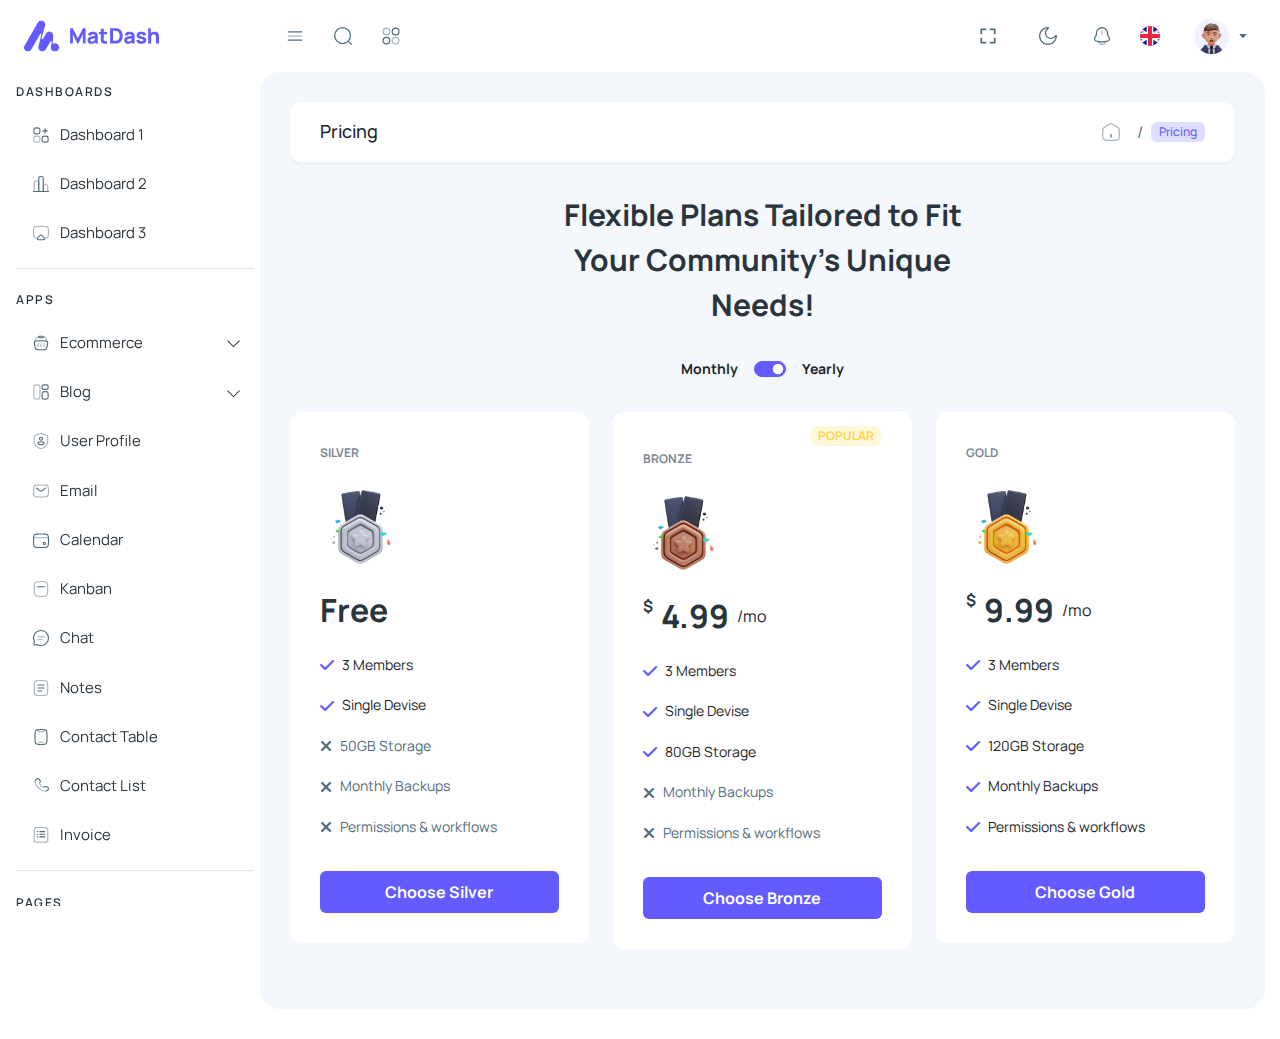
<file: admin-panel/pricing.html>
<!DOCTYPE html>
<html lang="en">

<head>
    <meta charset="UTF-8">
    <meta name="viewport" content="width=device-width, initial-scale=1.0">
    <title>MatDash Bootstrap Admin</title>
    <!-- favicon -->
    <link rel="shortcut icon" href="img/favicon.png" type="image/x-icon">
    <!-- font-awesome -->
    <link rel="stylesheet" href="css/all.css">
    <!-- font -->
    <link rel="stylesheet" href="css/font.css">
    <!-- boostrap -->
    <link rel="stylesheet" href="css/bootstrap.min.css">
    <!-- css -->
    <link rel="stylesheet" href="css/style.css">
</head>

<body>

    <!-- side panel -->
    <aside class="side-panel">
        <div>
            <!-- logo -->
            <div class="brand-logo d-flex align-items-center">
                <a href="#">
                    <img src="img/logo.svg" alt="">
                </a>
            </div>
            <!-- side-panel -->
            <div class="dashboard">
                <div class="simplebar">
                    <div class="content">
                        <ul class="sidemenu">
                            <!-- home -->
                            <li class="small-cap">
                                <i class="fa-solid fa-ellipsis d-none"></i>
                                <span class="hide-menu">Dashboards</span>
                            </li>
                            <!-- dashboard 1 -->
                            <li class="sidebar-item">
                                <a href="index.html" class="sidebar-link">
                                    <svg xmlns="http://www.w3.org/2000/svg" width="1em" height="1em"
                                        viewBox="0 0 24 24">
                                        <g fill="none" stroke="currentColor" stroke-width="1.5">
                                            <path stroke-linecap="round" d="M14.5 6.5h3m0 0h3m-3 0v3m0-3v-3" />
                                            <path
                                                d="M2.5 6.5c0-1.886 0-2.828.586-3.414C3.672 2.5 4.614 2.5 6.5 2.5c1.886 0 2.828 0 3.414.586c.586.586.586 1.528.586 3.414c0 1.886 0 2.828-.586 3.414c-.586.586-1.528.586-3.414.586c-1.886 0-2.828 0-3.414-.586C2.5 9.328 2.5 8.386 2.5 6.5Zm11 11c0-1.886 0-2.828.586-3.414c.586-.586 1.528-.586 3.414-.586c1.886 0 2.828 0 3.414.586c.586.586.586 1.528.586 3.414c0 1.886 0 2.828-.586 3.414c-.586.586-1.528.586-3.414.586c-1.886 0-2.828 0-3.414-.586c-.586-.586-.586-1.528-.586-3.414Z" />
                                            <path
                                                d="M2.5 17.5c0-1.886 0-2.828.586-3.414c.586-.586 1.528-.586 3.414-.586c1.886 0 2.828 0 3.414.586c.586.586.586 1.528.586 3.414c0 1.886 0 2.828-.586 3.414c-.586.586-1.528.586-3.414.586c-1.886 0-2.828 0-3.414-.586C2.5 20.328 2.5 19.386 2.5 17.5Z"
                                                opacity="0.5" />
                                        </g>
                                    </svg>
                                    <span class="hide-menu">Dashboard 1</span>
                                </a>
                            </li>
                            <!-- dashboard 2 -->
                            <li class="sidebar-item">
                                <a href="#" class="sidebar-link">
                                    <svg xmlns="http://www.w3.org/2000/svg" width="1em" height="1em"
                                        viewBox="0 0 24 24">
                                        <g fill="none" stroke="currentColor" stroke-width="1.5">
                                            <path stroke-linecap="round" d="M22 22H2"></path>
                                            <path d="M21 22v-7.5a1.5 1.5 0 0 0-1.5-1.5h-3a1.5 1.5 0 0 0-1.5 1.5V22"
                                                opacity=".5"></path>
                                            <path
                                                d="M15 22V5c0-1.414 0-2.121-.44-2.56C14.122 2 13.415 2 12 2c-1.414 0-2.121 0-2.56.44C9 2.878 9 3.585 9 5v17">
                                            </path>
                                            <path d="M9 22V9.5A1.5 1.5 0 0 0 7.5 8h-3A1.5 1.5 0 0 0 3 9.5V22"
                                                opacity=".5"></path>
                                        </g>
                                    </svg>
                                    <span class="hide-menu">Dashboard 2</span>
                                </a>
                            </li>
                            <!-- dashboard 3 -->
                            <li class="sidebar-item">
                                <a href="#" class="sidebar-link">
                                    <svg xmlns="http://www.w3.org/2000/svg" width="1em" height="1em"
                                        viewBox="0 0 24 24">
                                        <g fill="none" stroke="currentColor" stroke-width="1.5">
                                            <path stroke-linecap="round"
                                                d="M7.142 18.97c-1.957-.07-3.142-.313-3.97-1.142C2 16.657 2 14.771 2 11c0-3.771 0-5.657 1.172-6.828C4.343 3 6.229 3 10 3h4c3.771 0 5.657 0 6.828 1.172C22 5.343 22 7.229 22 11c0 3.771 0 5.657-1.172 6.828c-.808.809-1.956 1.06-3.828 1.137"
                                                opacity=".5"></path>
                                            <path
                                                d="M9.95 16.05c.93-.93 1.396-1.396 1.97-1.427c.053-.002.106-.002.159 0c.574.03 1.04.496 1.971 1.427c2.026 2.026 3.039 3.039 2.755 3.913a1.499 1.499 0 0 1-.09.218C16.297 21 14.865 21 12 21c-2.865 0-4.298 0-4.715-.819a1.496 1.496 0 0 1-.09-.218c-.284-.874.729-1.887 2.755-3.913Z">
                                            </path>
                                        </g>
                                    </svg>
                                    <span class="hide-menu">Dashboard 3</span>
                                </a>
                            </li>
                            <!-- line -->
                            <li>
                                <span class="divider"></span>
                            </li>
                            <!-- apps -->
                            <li class="small-cap">
                                <i class="fa-solid fa-ellipsis d-none"></i>
                                <span class="hide-menu">apps</span>
                            </li>
                            <!-- ecommerce -->
                            <li class="sidebar-item">
                                <a href="#" class="sidebar-link arrow">
                                    <svg xmlns="http://www.w3.org/2000/svg" width="1em" height="1em"
                                        viewBox="0 0 24 24">
                                        <g fill="none" stroke="currentColor" stroke-width="1.5">
                                            <path
                                                d="M3.864 16.455c-.858-3.432-1.287-5.147-.386-6.301C4.378 9 6.148 9 9.685 9h4.63c3.538 0 5.306 0 6.207 1.154c.901 1.153.472 2.87-.386 6.301c-.546 2.183-.818 3.274-1.632 3.91c-.814.635-1.939.635-4.189.635h-4.63c-2.25 0-3.375 0-4.189-.635c-.814-.636-1.087-1.727-1.632-3.91Z">
                                            </path>
                                            <path
                                                d="m19.5 9.5l-.71-2.605c-.274-1.005-.411-1.507-.692-1.886A2.5 2.5 0 0 0 17 4.172C16.56 4 16.04 4 15 4M4.5 9.5l.71-2.605c.274-1.005.411-1.507.692-1.886A2.5 2.5 0 0 1 7 4.172C7.44 4 7.96 4 9 4"
                                                opacity=".5"></path>
                                            <path d="M9 4a1 1 0 0 1 1-1h4a1 1 0 1 1 0 2h-4a1 1 0 0 1-1-1Z"></path>
                                            <path stroke-linecap="round" stroke-linejoin="round"
                                                d="M8 13v4m8-4v4m-4-4v4" opacity=".5"></path>
                                        </g>
                                    </svg>
                                    <span class="hide-menu">Ecommerce</span>
                                </a>
                                <ul class="collapse">
                                    <li class="sidebar-item">
                                        <a href="#" class="sidebar-link-1">
                                            <span class="icon-small"></span>
                                            <span class="hide-menu">Shop</span>
                                        </a>
                                    </li>
                                    <li class="sidebar-item">
                                        <a href="#" class="sidebar-link-1">
                                            <span class="icon-small"></span>
                                            <span class="hide-menu">Details</span>
                                        </a>
                                    </li>
                                    <li class="sidebar-item">
                                        <a href="#" class="sidebar-link-1">
                                            <span class="icon-small"></span>
                                            <span class="hide-menu">List</span>
                                        </a>
                                    </li>
                                    <li class="sidebar-item">
                                        <a href="#" class="sidebar-link-1">
                                            <span class="icon-small"></span>
                                            <span class="hide-menu">Checkout</span>
                                        </a>
                                    </li>
                                </ul>
                            </li>
                            <!-- blog -->
                            <li class="sidebar-item">
                                <a href="#" class="sidebar-link arrow">
                                    <svg xmlns="http://www.w3.org/2000/svg" width="1em" height="1em"
                                        viewBox="0 0 24 24">
                                        <g fill="none" stroke="currentColor" stroke-width="1.5">
                                            <path
                                                d="M2.5 6.5c0-1.886 0-2.828.586-3.414C3.672 2.5 4.614 2.5 6.5 2.5c1.886 0 2.828 0 3.414.586c.586.586.586 1.528.586 3.414v11c0 1.886 0 2.828-.586 3.414c-.586.586-1.528.586-3.414.586c-1.886 0-2.828 0-3.414-.586C2.5 20.328 2.5 19.386 2.5 17.5z"
                                                opacity=".5"></path>
                                            <path
                                                d="M13.5 15.5c0-1.886 0-2.828.586-3.414c.586-.586 1.528-.586 3.414-.586c1.886 0 2.828 0 3.414.586c.586.586.586 1.528.586 3.414v2c0 1.886 0 2.828-.586 3.414c-.586.586-1.528.586-3.414.586c-1.886 0-2.828 0-3.414-.586c-.586-.586-.586-1.528-.586-3.414zm0-10c0-.932 0-1.398.152-1.765a2 2 0 0 1 1.083-1.083c.367-.152.833-.152 1.765-.152h2c.932 0 1.398 0 1.765.152a2 2 0 0 1 1.083 1.083c.152.367.152.833.152 1.765c0 .932 0 1.398-.152 1.765a2 2 0 0 1-1.083 1.083c-.367.152-.833.152-1.765.152h-2c-.932 0-1.398 0-1.765-.152a2 2 0 0 1-1.083-1.083C13.5 6.898 13.5 6.432 13.5 5.5Z">
                                            </path>
                                        </g>
                                    </svg>
                                    <span class="hide-menu">Blog</span>
                                </a>
                                <ul class="collapse">
                                    <li class="sidebar-item">
                                        <a href="#" class="sidebar-link-1">
                                            <span class="icon-small"></span>
                                            <span class="hide-menu">Blog Posts</span>
                                        </a>
                                    </li>
                                    <li class="sidebar-item">
                                        <a href="#" class="sidebar-link-1">
                                            <span class="icon-small"></span>
                                            <span class="hide-menu">Blog Details</span>
                                        </a>
                                    </li>
                                </ul>
                            </li>
                            <!-- profile -->
                            <li class="sidebar-item">
                                <a href="#" class="sidebar-link">
                                    <svg xmlns="http://www.w3.org/2000/svg" width="1em" height="1em"
                                        viewBox="0 0 24 24">
                                        <g fill="none" stroke="currentColor" stroke-width="1.5">
                                            <path
                                                d="M3 10.417c0-3.198 0-4.797.378-5.335c.377-.537 1.88-1.052 4.887-2.081l.573-.196C10.405 2.268 11.188 2 12 2c.811 0 1.595.268 3.162.805l.573.196c3.007 1.029 4.51 1.544 4.887 2.081C21 5.62 21 7.22 21 10.417v1.574c0 5.638-4.239 8.375-6.899 9.536C13.38 21.842 13.02 22 12 22s-1.38-.158-2.101-.473C7.239 20.365 3 17.63 3 11.991z"
                                                opacity=".5"></path>
                                            <circle cx="12" cy="9" r="2"></circle>
                                            <path d="M16 15c0 1.105 0 2-4 2s-4-.895-4-2s1.79-2 4-2s4 .895 4 2Z"></path>
                                        </g>
                                    </svg>
                                    <span class="hide-menu">User Profile</span>
                                </a>
                            </li>
                            <!-- Email -->
                            <li class="sidebar-item">
                                <a href="#" class="sidebar-link">
                                    <svg xmlns="http://www.w3.org/2000/svg" width="1em" height="1em"
                                        viewBox="0 0 24 24">
                                        <g fill="none" stroke="currentColor" stroke-width="1.5">
                                            <path
                                                d="M2 12c0-3.771 0-5.657 1.172-6.828C4.343 4 6.229 4 10 4h4c3.771 0 5.657 0 6.828 1.172C22 6.343 22 8.229 22 12c0 3.771 0 5.657-1.172 6.828C19.657 20 17.771 20 14 20h-4c-3.771 0-5.657 0-6.828-1.172C2 17.657 2 15.771 2 12Z"
                                                opacity=".5"></path>
                                            <path stroke-linecap="round"
                                                d="m6 8l2.159 1.8c1.837 1.53 2.755 2.295 3.841 2.295c1.086 0 2.005-.765 3.841-2.296L18 8">
                                            </path>
                                        </g>
                                    </svg>
                                    <span class="hide-menu">Email</span>
                                </a>
                            </li>
                            <!-- calender -->
                            <li class="sidebar-item">
                                <a href="#" class="sidebar-link">
                                    <svg xmlns="http://www.w3.org/2000/svg" width="1em" height="1em"
                                        viewBox="0 0 24 24">
                                        <g fill="none" stroke="currentColor" stroke-width="1.5">
                                            <path
                                                d="M2 12c0-3.771 0-5.657 1.172-6.828C4.343 4 6.229 4 10 4h4c3.771 0 5.657 0 6.828 1.172C22 6.343 22 8.229 22 12v2c0 3.771 0 5.657-1.172 6.828C19.657 22 17.771 22 14 22h-4c-3.771 0-5.657 0-6.828-1.172C2 19.657 2 17.771 2 14z">
                                            </path>
                                            <path stroke-linecap="round" d="M7 4V2.5M17 4V2.5M2 9h20" opacity=".5">
                                            </path>
                                            <circle cx="16.5" cy="16.5" r="1.5"></circle>
                                        </g>
                                    </svg>
                                    <span class="hide-menu">Calendar</span>
                                </a>
                            </li>
                            <!-- kanban -->
                            <li class="sidebar-item">
                                <a href="#" class="sidebar-link">
                                    <svg xmlns="http://www.w3.org/2000/svg" width="1em" height="1em"
                                        viewBox="0 0 24 24">
                                        <g fill="none" stroke="currentColor" stroke-width="1.5">
                                            <path
                                                d="M3 11c0-3.75 0-5.625.955-6.939A5 5 0 0 1 5.06 2.955C6.375 2 8.251 2 12 2c3.75 0 5.625 0 6.939.955a5 5 0 0 1 1.106 1.106C21 5.375 21 7.251 21 11v2c0 3.75 0 5.625-.955 6.939a5 5 0 0 1-1.106 1.106C17.625 22 15.749 22 12 22c-3.75 0-5.625 0-6.939-.955a5 5 0 0 1-1.106-1.106C3 18.625 3 16.749 3 13z"
                                                opacity=".5"></path>
                                            <path stroke-linecap="round" d="M7 9h10"></path>
                                        </g>
                                    </svg>
                                    <span class="hide-menu">Kanban</span>
                                </a>
                            </li>
                            <!-- Chat -->
                            <li class="sidebar-item">
                                <a href="#" class="sidebar-link">
                                    <svg xmlns="http://www.w3.org/2000/svg" width="1em" height="1em"
                                        viewBox="0 0 24 24">
                                        <g fill="none" stroke="currentColor" stroke-width="1.5">
                                            <path
                                                d="M12 22c5.523 0 10-4.477 10-10S17.523 2 12 2S2 6.477 2 12c0 1.6.376 3.112 1.043 4.453c.178.356.237.763.134 1.148l-.595 2.226a1.3 1.3 0 0 0 1.591 1.592l2.226-.596a1.634 1.634 0 0 1 1.149.133A9.958 9.958 0 0 0 12 22Z">
                                            </path>
                                            <path stroke-linecap="round" d="M8 10.5h8M8 14h5.5" opacity=".5"></path>
                                        </g>
                                    </svg>
                                    <span class="hide-menu">Chat</span>
                                </a>
                            </li>
                            <!-- notes -->
                            <li class="sidebar-item">
                                <a href="#" class="sidebar-link">
                                    <svg xmlns="http://www.w3.org/2000/svg" width="1em" height="1em"
                                        viewBox="0 0 24 24">
                                        <g fill="none" stroke="currentColor" stroke-width="1.5">
                                            <path
                                                d="M3 10c0-3.771 0-5.657 1.172-6.828C5.343 2 7.229 2 11 2h2c3.771 0 5.657 0 6.828 1.172C21 4.343 21 6.229 21 10v4c0 3.771 0 5.657-1.172 6.828C18.657 22 16.771 22 13 22h-2c-3.771 0-5.657 0-6.828-1.172C3 19.657 3 17.771 3 14z"
                                                opacity=".5"></path>
                                            <path stroke-linecap="round" d="M8 12h8M8 8h8m-8 8h5"></path>
                                        </g>
                                    </svg>
                                    <span class="hide-menu">Notes</span>
                                </a>
                            </li>
                            <!-- contact table -->
                            <li class="sidebar-item">
                                <a href="#" class="sidebar-link">
                                    <svg xmlns="http://www.w3.org/2000/svg" width="1em" height="1em"
                                        viewBox="0 0 24 24">
                                        <g fill="none" stroke="currentColor" stroke-width="1.5">
                                            <path
                                                d="M4 10c0-3.771 0-5.657 1.172-6.828C6.343 2 8.229 2 12 2c3.771 0 5.657 0 6.828 1.172C20 4.343 20 6.229 20 10v4c0 3.771 0 5.657-1.172 6.828C17.657 22 15.771 22 12 22c-3.771 0-5.657 0-6.828-1.172C4 19.657 4 17.771 4 14z">
                                            </path>
                                            <path stroke-linecap="round"
                                                d="M15 19H9m7.748-16.622l-.084.126c-.756 1.134-1.134 1.701-1.686 2.044a3 3 0 0 1-.342.183c-.592.27-1.273.27-2.636.27c-1.363 0-2.045 0-2.636-.27a3.002 3.002 0 0 1-.342-.183c-.552-.343-.93-.91-1.686-2.044l-.084-.126"
                                                opacity=".5"></path>
                                        </g>
                                    </svg>
                                    <span class="hide-menu">Contact Table</span>
                                </a>
                            </li>
                            <!-- contact List -->
                            <li class="sidebar-item">
                                <a href="#" class="sidebar-link">
                                    <svg xmlns="http://www.w3.org/2000/svg" width="1em" height="1em"
                                        viewBox="0 0 24 24">
                                        <g fill="none" stroke="currentColor" stroke-width="1.5">
                                            <path
                                                d="m16.1 13.359l.456-.453c.63-.626 1.611-.755 2.417-.317l1.91 1.039c1.227.667 1.498 2.302.539 3.255l-1.42 1.412c-.362.36-.81.622-1.326.67M4.003 5.745c-.035-.62.255-1.178.689-1.61l1.57-1.56c.874-.87 2.348-.735 3.111.284l1.261 1.684c.617.824.55 1.952-.157 2.654l-.286.286">
                                            </path>
                                            <path
                                                d="M18.676 18.965c-1.63.152-5.614-.016-9.86-4.238c-4.005-3.982-4.723-7.395-4.813-8.981"
                                                opacity=".5"></path>
                                            <path stroke-linecap="round"
                                                d="M16.1 13.359s-1.082 1.076-4.037-1.862s-1.872-4.015-1.872-4.015"
                                                opacity=".5"></path>
                                        </g>
                                    </svg>
                                    <span class="hide-menu">Contact List</span>
                                </a>
                            </li>
                            <!-- invoice -->
                            <li class="sidebar-item">
                                <a href="#" class="sidebar-link">
                                    <svg xmlns="http://www.w3.org/2000/svg" width="1em" height="1em"
                                        viewBox="0 0 24 24">
                                        <g fill="none" stroke="currentColor" stroke-width="1.5">
                                            <path
                                                d="M16.755 2h-9.51c-1.159 0-1.738 0-2.206.163a3.046 3.046 0 0 0-1.881 1.936C3 4.581 3 5.177 3 6.37v14.004c0 .858.985 1.314 1.608.744a.946.946 0 0 1 1.284 0l.483.442a1.657 1.657 0 0 0 2.25 0a1.657 1.657 0 0 1 2.25 0a1.657 1.657 0 0 0 2.25 0a1.657 1.657 0 0 1 2.25 0a1.657 1.657 0 0 0 2.25 0l.483-.442a.946.946 0 0 1 1.284 0c.623.57 1.608.114 1.608-.744V6.37c0-1.193 0-1.79-.158-2.27a3.045 3.045 0 0 0-1.881-1.937C18.493 2 17.914 2 16.755 2Z"
                                                opacity=".5"></path>
                                            <path stroke-linecap="round"
                                                d="M10.5 11H17M7 11h.5M7 7.5h.5m-.5 7h.5m3-7H17m-6.5 7H17"></path>
                                        </g>
                                    </svg>
                                    <span class="hide-menu">Invoice</span>
                                </a>
                            </li>
                            <!-- line -->
                            <li>
                                <div class="divider"></div>
                            </li>
                            <!-- pages -->
                            <li class="small-cap">
                                <i class="fa-solid fa-ellipsis d-none"></i>
                                <span class="hide-menu">Pages</span>
                            </li>
                            <!-- animation -->
                            <li class="sidebar-item">
                                <a href="#" class="sidebar-link">
                                    <svg xmlns="http://www.w3.org/2000/svg" width="1em" height="1em"
                                        viewBox="0 0 24 24">
                                        <g fill="none" stroke="currentColor" stroke-width="1.5">
                                            <circle cx="12" cy="12" r="10" opacity=".5"></circle>
                                            <path d="M14 7a2 2 0 1 1-4 0a2 2 0 0 1 4 0Z"></path>
                                            <path stroke-linecap="round"
                                                d="M18 10s-3.537 1.5-6 1.5S6 10 6 10m6 2v1.452a3 3 0 0 0 .476 1.623L15 19">
                                            </path>
                                            <path stroke-linecap="round" d="M12 12v1.452a3 3 0 0 1-.476 1.623L9 19">
                                            </path>
                                        </g>
                                    </svg>
                                    <span class="hide-menu">Animation</span>
                                </a>
                            </li>
                            <!-- Search Result -->
                            <li class="sidebar-item">
                                <a href="#" class="sidebar-link">
                                    <svg xmlns="http://www.w3.org/2000/svg" width="1em" height="1em"
                                        viewBox="0 0 24 24">
                                        <g fill="none" stroke="currentColor" stroke-width="1.5">
                                            <path stroke-linecap="round"
                                                d="M22 13v-1c0-3.771 0-5.657-1.172-6.828C19.657 4 17.771 4 14 4h-4C6.229 4 4.343 4 3.172 5.172C2 6.343 2 8.229 2 12c0 3.771 0 5.657 1.172 6.828C4.343 20 6.229 20 10 20h3">
                                            </path>
                                            <path stroke-linecap="round" d="M10 16H6m-4-6h20" opacity=".4"></path>
                                            <circle cx="18" cy="17" r="3"></circle>
                                            <path stroke-linecap="round" d="m20.5 19.5l1 1"></path>
                                        </g>
                                    </svg>
                                    <span class="hide-menu">Search Result</span>
                                </a>
                            </li>
                            <!-- Gallery -->
                            <li class="sidebar-item">
                                <a href="#" class="sidebar-link">
                                    <svg xmlns="http://www.w3.org/2000/svg" width="1em" height="1em"
                                        viewBox="0 0 24 24">
                                        <path fill="currentColor" d="M18 8a2 2 0 1 1-4 0a2 2 0 0 1 4 0"></path>
                                        <path fill="currentColor" fill-rule="evenodd"
                                            d="M11.943 1.25h.114c2.309 0 4.118 0 5.53.19c1.444.194 2.584.6 3.479 1.494c.895.895 1.3 2.035 1.494 3.48c.19 1.411.19 3.22.19 5.529v.088c0 1.909 0 3.471-.104 4.743c-.104 1.28-.317 2.347-.795 3.235c-.21.391-.47.742-.785 1.057c-.895.895-2.035 1.3-3.48 1.494c-1.411.19-3.22.19-5.529.19h-.114c-2.309 0-4.118 0-5.53-.19c-1.444-.194-2.584-.6-3.479-1.494c-.793-.793-1.203-1.78-1.42-3.006c-.215-1.203-.254-2.7-.262-4.558c-.002-.473-.002-.973-.002-1.501v-.058c0-2.309 0-4.118.19-5.53c.194-1.444.6-2.584 1.494-3.479c.895-.895 2.035-1.3 3.48-1.494c1.411-.19 3.22-.19 5.529-.19m-5.33 1.676c-1.278.172-2.049.5-2.618 1.069c-.57.57-.897 1.34-1.069 2.619c-.174 1.3-.176 3.008-.176 5.386c0 .529 0 1.026.002 1.495c.008 1.874.05 3.246.238 4.303c.184 1.035.498 1.7 1.005 2.207c.57.57 1.34.897 2.619 1.069c1.3.174 3.008.176 5.386.176s4.086-.002 5.386-.176c1.279-.172 2.05-.5 2.62-1.069c.21-.21.381-.442.524-.707c.332-.616.523-1.44.621-2.645c.098-1.205.099-2.707.099-4.653c0-2.378-.002-4.086-.176-5.386c-.172-1.279-.5-2.05-1.069-2.62c-.57-.569-1.34-.896-2.619-1.068c-1.3-.174-3.008-.176-5.386-.176s-4.086.002-5.386.176"
                                            clip-rule="evenodd"></path>
                                        <path fill="currentColor"
                                            d="m20.607 19.146l-2.83-2.547a3 3 0 0 0-3.732-.225l-.299.21a2 2 0 0 1-2.564-.222l-4.29-4.29a2.3 2.3 0 0 0-3.14-.104l-1.002.876l.002.65c.008 1.875.05 3.247.238 4.304c.185 1.035.498 1.7 1.005 2.207c.57.57 1.34.897 2.619 1.069c1.3.174 3.008.176 5.386.176s4.087-.002 5.387-.176c1.278-.172 2.049-.5 2.618-1.069a2.995 2.995 0 0 0 .602-.859"
                                            opacity=".4"></path>
                                    </svg>
                                    <span class="hide-menu">Gallery</span>
                                </a>
                            </li>
                            <!-- Treeview -->
                            <li class="sidebar-item">
                                <a href="#" class="sidebar-link">
                                    <svg xmlns="http://www.w3.org/2000/svg" width="1em" height="1em"
                                        viewBox="0 0 24 24">
                                        <g fill="none" stroke="currentColor" stroke-width="1.5">
                                            <path
                                                d="M21 12V6.719c0-2.19 0-3.285-.707-3.884c-.707-.6-1.788-.42-3.95-.059l-1.055.176c-1.64.273-2.46.41-3.288.41c-.828 0-1.648-.137-3.288-.41l-1.054-.176c-2.162-.36-3.243-.54-3.95.059C3 3.434 3 4.529 3 6.719V12c0 5.49 4.239 8.155 6.899 9.286c.721.307 1.082.46 2.101.46c1.02 0 1.38-.153 2.101-.46C16.761 20.155 21 17.49 21 12Z"
                                                opacity=".5"></path>
                                            <path stroke-linecap="round"
                                                d="M6.5 9c.291-.583 1.077-1 2-1s1.709.417 2 1m3 0c.291-.583 1.077-1 2-1s1.709.417 2 1m-9 5s1.05 1 3.5 1s3.5-1 3.5-1">
                                            </path>
                                        </g>
                                    </svg>
                                    <span class="hide-menu">Treeview</span>
                                </a>
                            </li>
                            <!-- Block-Ui -->
                            <li class="sidebar-item">
                                <a href="#" class="sidebar-link">
                                    <svg xmlns="http://www.w3.org/2000/svg" width="1em" height="1em"
                                        viewBox="0 0 24 24">
                                        <g fill="none" stroke="currentColor" stroke-width="1.5">
                                            <path stroke-linecap="round"
                                                d="M9.998 6c-.015 1.707-.11 2.648-.73 3.268c-.62.62-1.561.716-3.268.73m3.998 7.999c-.015-1.706-.11-2.647-.73-3.267c-.62-.62-1.561-.716-3.268-.73m8-8c.014 1.707.11 2.648.73 3.268c.62.62 1.56.716 3.267.73M14 17.997c.014-1.706.11-2.647.73-3.267c.62-.62 1.56-.716 3.267-.73">
                                            </path>
                                            <path
                                                d="M2 12c0-4.714 0-7.071 1.464-8.536C4.93 2 7.286 2 12 2c4.714 0 7.071 0 8.535 1.464C22 4.93 22 7.286 22 12c0 4.714 0 7.071-1.465 8.535C19.072 22 16.714 22 12 22s-7.071 0-8.536-1.465C2 19.072 2 16.714 2 12Z"
                                                opacity=".5"></path>
                                        </g>
                                    </svg>
                                    <span class="hide-menu">Block-Ui</span>
                                </a>
                            </li>
                            <!-- Session Timeout -->
                            <li class="sidebar-item">
                                <a href="#" class="sidebar-link">
                                    <svg xmlns="http://www.w3.org/2000/svg" width="1em" height="1em"
                                        viewBox="0 0 24 24">
                                        <g fill="none" stroke="currentColor" stroke-width="1.5">
                                            <path stroke-linecap="round" d="M10 7H2m6 5H2m8 5H2" opacity=".5"></path>
                                            <circle cx="17" cy="12" r="5"></circle>
                                            <path stroke-linecap="round" stroke-linejoin="round" d="M17 10v1.846L18 13">
                                            </path>
                                        </g>
                                    </svg>
                                    <span class="hide-menu">Session Timeout</span>
                                </a>
                            </li>
                            <!-- Pricing -->
                            <li class="sidebar-item">
                                <a href="#" class="sidebar-link active">
                                    <svg xmlns="http://www.w3.org/2000/svg" width="1em" height="1em"
                                        viewBox="0 0 24 24">
                                        <g fill="none" stroke="currentColor" stroke-width="1.5">
                                            <circle cx="12" cy="12" r="10" opacity=".5"></circle>
                                            <path stroke-linecap="round"
                                                d="M12 6v12m3-8.5C15 8.12 13.657 7 12 7S9 8.12 9 9.5s1.343 2.5 3 2.5s3 1.12 3 2.5s-1.343 2.5-3 2.5s-3-1.12-3-2.5">
                                            </path>
                                        </g>
                                    </svg>
                                    <span class="hide-menu">Pricing</span>
                                </a>
                            </li>
                            <!-- FAQ -->
                            <li class="sidebar-item">
                                <a href="#" class="sidebar-link">
                                    <svg xmlns="http://www.w3.org/2000/svg" width="1em" height="1em"
                                        viewBox="0 0 24 24">
                                        <g fill="none">
                                            <circle cx="12" cy="12" r="10" stroke="currentColor" stroke-width="1.5"
                                                opacity=".5"></circle>
                                            <path stroke="currentColor" stroke-linecap="round" stroke-width="1.5"
                                                d="M10.125 8.875a1.875 1.875 0 1 1 2.828 1.615c-.475.281-.953.708-.953 1.26V13">
                                            </path>
                                            <circle cx="12" cy="16" r="1" fill="currentColor"></circle>
                                        </g>
                                    </svg>
                                    <span class="hide-menu">FAQ</span>
                                </a>
                            </li>
                            <!-- Account Setting -->
                            <li class="sidebar-item">
                                <a href="#" class="sidebar-link">
                                    <svg xmlns="http://www.w3.org/2000/svg" width="1em" height="1em"
                                        viewBox="0 0 24 24">
                                        <g fill="none" stroke="currentColor" stroke-width="1.5">
                                            <path
                                                d="M7.843 3.802C9.872 2.601 10.886 2 12 2c1.114 0 2.128.6 4.157 1.802l.686.406c2.029 1.202 3.043 1.803 3.6 2.792c.557.99.557 2.19.557 4.594v.812c0 2.403 0 3.605-.557 4.594c-.557.99-1.571 1.59-3.6 2.791l-.686.407C14.128 21.399 13.114 22 12 22c-1.114 0-2.128-.6-4.157-1.802l-.686-.407c-2.029-1.2-3.043-1.802-3.6-2.791C3 16.01 3 14.81 3 12.406v-.812C3 9.19 3 7.989 3.557 7c.557-.99 1.571-1.59 3.6-2.792z"
                                                opacity=".5"></path>
                                            <circle cx="12" cy="12" r="3"></circle>
                                        </g>
                                    </svg>
                                    <span class="hide-menu">Account Setting</span>
                                </a>
                            </li>
                            <!-- Landingpage -->
                            <li class="sidebar-item">
                                <a href="#" class="sidebar-link">
                                    <svg xmlns="http://www.w3.org/2000/svg" width="1em" height="1em"
                                        viewBox="0 0 24 24">
                                        <g fill="none">
                                            <path stroke="currentColor" stroke-width="1.5"
                                                d="M4 6v13a3 3 0 0 0 3 3h10a3 3 0 0 0 3-3V9a3 3 0 0 0-3-3zm0 0V5">
                                            </path>
                                            <circle cx="12" cy="13" r="3" stroke="currentColor" stroke-width="1.5"
                                                opacity=".5"></circle>
                                            <path fill="currentColor"
                                                d="M18 6v.75h.75V6zm-2.283-3.674l-.106-.742zM4.92 3.87l-.106-.743zm.15 2.88H18v-1.5H5.071zM18.75 6V4.306h-1.5V6zm-3.139-4.416L4.814 3.126l.212 1.485L15.823 3.07zM4.814 3.126A1.821 1.821 0 0 0 3.25 4.93h1.5a.32.32 0 0 1 .276-.318zm13.936 1.18a2.75 2.75 0 0 0-3.139-2.722l.212 1.485a1.25 1.25 0 0 1 1.427 1.237zM5.071 5.25a.321.321 0 0 1-.321-.321h-1.5A1.82 1.82 0 0 0 5.071 6.75z">
                                            </path>
                                            <path stroke="currentColor" stroke-linecap="round" stroke-width="1.5"
                                                d="M10 19h4" opacity=".5"></path>
                                        </g>
                                    </svg>
                                    <span class="hide-menu">Landingpage</span>
                                </a>
                            </li>
                            <!-- Widgets -->
                            <li class="sidebar-item">
                                <a href="#" class="sidebar-link arrow">
                                    <svg xmlns="http://www.w3.org/2000/svg" width="1em" height="1em"
                                        viewBox="0 0 24 24">
                                        <g fill="none" stroke="currentColor" stroke-width="1.5">
                                            <path
                                                d="M2 12c0-4.714 0-7.071 1.464-8.536C4.93 2 7.286 2 12 2c4.714 0 7.071 0 8.535 1.464C22 4.93 22 7.286 22 12c0 4.714 0 7.071-1.465 8.535C19.072 22 16.714 22 12 22s-7.071 0-8.536-1.465C2 19.072 2 16.714 2 12Z"
                                                opacity=".5"></path>
                                            <path
                                                d="M17 11v-1c0-1.886 0-2.828-.586-3.414C15.828 6 14.886 6 13 6h-2c-1.886 0-2.828 0-3.414.586C7 7.172 7 8.114 7 10v1">
                                            </path>
                                            <path stroke-linecap="round" d="M5 11h14"></path>
                                            <path stroke-linecap="round" d="M8 16h8" opacity=".5"></path>
                                        </g>
                                    </svg>
                                    <span class="hide-menu">Widgets</span>
                                </a>
                                <ul class="collapse">
                                    <li class="sidebar-item">
                                        <a href="#" class="sidebar-link-1">
                                            <span class="icon-small"></span>
                                            <span class="hide-menu">Cards</span>
                                        </a>
                                    </li>
                                    <li class="sidebar-item">
                                        <a href="#" class="sidebar-link-1">
                                            <span class="icon-small"></span>
                                            <span class="hide-menu">Banner</span>
                                        </a>
                                    </li>
                                    <li class="sidebar-item">
                                        <a href="#" class="sidebar-link-1">
                                            <span class="icon-small"></span>
                                            <span class="hide-menu">Charts</span>
                                        </a>
                                    </li>
                                    <li class="sidebar-item">
                                        <a href="#" class="sidebar-link-1">
                                            <span class="icon-small"></span>
                                            <span class="hide-menu">Feeds</span>
                                        </a>
                                    </li>
                                    <li class="sidebar-item">
                                        <a href="#" class="sidebar-link-1">
                                            <span class="icon-small"></span>
                                            <span class="hide-menu">Apps</span>
                                        </a>
                                    </li>
                                    <li class="sidebar-item">
                                        <a href="#" class="sidebar-link-1">
                                            <span class="icon-small"></span>
                                            <span class="hide-menu">Data</span>
                                        </a>
                                    </li>
                                </ul>
                            </li>
                            <!-- line -->
                            <li>
                                <div class="divider"></div>
                            </li>
                            <!-- ui -->
                            <li class="small-cap">
                                <i class="fa-solid fa-ellipsis d-none"></i>
                                <span class="hide-menu">ui</span>
                            </li>
                            <!-- Ui Elements -->
                            <li class="sidebar-item">
                                <a href="#" class="sidebar-link arrow">
                                    <svg xmlns="http://www.w3.org/2000/svg" width="1em" height="1em"
                                        viewBox="0 0 24 24">
                                        <g fill="none" stroke="currentColor" stroke-width="1.5">
                                            <path
                                                d="M10 17.833C10 20.134 8.21 22 6 22s-4-1.866-4-4.167c0-1.44 1.566-3.361 2.738-4.598a1.724 1.724 0 0 1 2.524 0C8.434 14.472 10 16.393 10 17.833Zm12 0C22 20.134 20.21 22 18 22s-4-1.866-4-4.167c0-1.44 1.566-3.361 2.738-4.598a1.724 1.724 0 0 1 2.524 0C20.434 14.472 22 16.393 22 17.833Z">
                                            </path>
                                            <path
                                                d="M16 7.833C16 10.134 14.21 12 12 12s-4-1.866-4-4.167c0-1.44 1.566-3.361 2.738-4.598a1.724 1.724 0 0 1 2.524 0C14.434 4.472 16 6.393 16 7.833Z"
                                                opacity=".5"></path>
                                        </g>
                                    </svg>
                                    <span class="hide-menu">Ui Elements</span>
                                </a>
                                <ul class="collapse">
                                    <li class="sidebar-item">
                                        <a href="#" class="sidebar-link-1">
                                            <span class="icon-small"></span>
                                            <span class="hide-menu">Accordian</span>
                                        </a>
                                    </li>
                                    <li class="sidebar-item">
                                        <a href="#" class="sidebar-link-1">
                                            <span class="icon-small"></span>
                                            <span class="hide-menu">Badge</span>
                                        </a>
                                    </li>
                                    <li class="sidebar-item">
                                        <a href="#" class="sidebar-link-1">
                                            <span class="icon-small"></span>
                                            <span class="hide-menu">Buttons</span>
                                        </a>
                                    </li>
                                    <li class="sidebar-item">
                                        <a href="#" class="sidebar-link-1">
                                            <span class="icon-small"></span>
                                            <span class="hide-menu">Dropdowns</span>
                                        </a>
                                    </li>
                                    <li class="sidebar-item">
                                        <a href="#" class="sidebar-link-1">
                                            <span class="icon-small"></span>
                                            <span class="hide-menu">Modals</span>
                                        </a>
                                    </li>
                                    <li class="sidebar-item">
                                        <a href="#" class="sidebar-link-1">
                                            <span class="icon-small"></span>
                                            <span class="hide-menu">Tab</span>
                                        </a>
                                    </li>
                                    <li class="sidebar-item">
                                        <a href="#" class="sidebar-link-1">
                                            <span class="icon-small"></span>
                                            <span class="hide-menu">Tooltip & Popover</span>
                                        </a>
                                    </li>
                                    <li class="sidebar-item">
                                        <a href="#" class="sidebar-link-1">
                                            <span class="icon-small"></span>
                                            <span class="hide-menu">Notification</span>
                                        </a>
                                    </li>
                                    <li class="sidebar-item">
                                        <a href="#" class="sidebar-link-1">
                                            <span class="icon-small"></span>
                                            <span class="hide-menu">Progressbar</span>
                                        </a>
                                    </li>
                                    <li class="sidebar-item">
                                        <a href="#" class="sidebar-link-1">
                                            <span class="icon-small"></span>
                                            <span class="hide-menu">Pagination</span>
                                        </a>
                                    </li>
                                    <li class="sidebar-item">
                                        <a href="#" class="sidebar-link-1">
                                            <span class="icon-small"></span>
                                            <span class="hide-menu">Typography</span>
                                        </a>
                                    </li>
                                    <li class="sidebar-item">
                                        <a href="#" class="sidebar-link-1">
                                            <span class="icon-small"></span>
                                            <span class="hide-menu">Bootstrap Ui</span>
                                        </a>
                                    </li>
                                    <li class="sidebar-item">
                                        <a href="#" class="sidebar-link-1">
                                            <span class="icon-small"></span>
                                            <span class="hide-menu">Breadcrumb</span>
                                        </a>
                                    </li>
                                    <li class="sidebar-item">
                                        <a href="#" class="sidebar-link-1">
                                            <span class="icon-small"></span>
                                            <span class="hide-menu">Offcanvas</span>
                                        </a>
                                    </li>
                                    <li class="sidebar-item">
                                        <a href="#" class="sidebar-link-1">
                                            <span class="icon-small"></span>
                                            <span class="hide-menu">Lists</span>
                                        </a>
                                    </li>
                                    <li class="sidebar-item">
                                        <a href="#" class="sidebar-link-1">
                                            <span class="icon-small"></span>
                                            <span class="hide-menu">Grid</span>
                                        </a>
                                    </li>
                                    <li class="sidebar-item">
                                        <a href="#" class="sidebar-link-1">
                                            <span class="icon-small"></span>
                                            <span class="hide-menu">Carousel</span>
                                        </a>
                                    </li>
                                    <li class="sidebar-item">
                                        <a href="#" class="sidebar-link-1">
                                            <span class="icon-small"></span>
                                            <span class="hide-menu">Scrollspy</span>
                                        </a>
                                    </li>
                                    <li class="sidebar-item">
                                        <a href="#" class="sidebar-link-1">
                                            <span class="icon-small"></span>
                                            <span class="hide-menu">Spinner</span>
                                        </a>
                                    </li>
                                    <li class="sidebar-item">
                                        <a href="#" class="sidebar-link-1">
                                            <span class="icon-small"></span>
                                            <span class="hide-menu">Link</span>
                                        </a>
                                    </li>
                                </ul>
                            </li>
                            <!-- Components -->
                            <li class="sidebar-item">
                                <a href="#" class="sidebar-link arrow">
                                    <svg xmlns="http://www.w3.org/2000/svg" width="1em" height="1em"
                                        viewBox="0 0 24 24">
                                        <g fill="none" stroke="currentColor" stroke-width="1.5">
                                            <path
                                                d="M11.811 6.727C12.825 4.909 13.331 4 14.09 4c.757 0 1.264.909 2.277 2.727l.262.47c.288.517.432.775.657.945c.224.17.504.234 1.063.36l.51.116c1.967.445 2.95.667 3.185 1.42c.234.753-.437 1.537-1.778 3.106l-.347.406c-.381.445-.572.668-.658.944c-.086.276-.057.573 0 1.168l.053.541c.203 2.094.305 3.14-.308 3.605c-.613.465-1.534.041-3.377-.807l-.476-.22c-.524-.24-.786-.361-1.063-.361c-.278 0-.54.12-1.063.361l-.477.22c-1.842.848-2.763 1.272-3.376.807c-.613-.465-.511-1.511-.309-3.605l.053-.541c.057-.595.086-.892 0-1.168c-.085-.276-.276-.498-.657-.944l-.347-.406C6.57 11.575 5.9 10.79 6.135 10.038c.234-.753 1.218-.975 3.185-1.42l.51-.116c.559-.126.838-.19 1.063-.36c.224-.17.368-.428.656-.945z">
                                            </path>
                                            <path stroke-linecap="round"
                                                d="M2.089 16a4.736 4.736 0 0 1 4-.874m-4-4.626c1-.5 1.29-.44 2-.5M2 5.609l.208-.122c2.206-1.292 4.542-1.64 6.745-1.005l.208.06"
                                                opacity=".5"></path>
                                        </g>
                                    </svg>
                                    <span class="hide-menu">Components</span>
                                </a>
                                <ul class="collapse">
                                    <li class="sidebar-item">
                                        <a href="#" class="sidebar-link-1">
                                            <span class="icon-small"></span>
                                            <span class="hide-menu">Sweet Alert</span>
                                        </a>
                                    </li>
                                    <li class="sidebar-item">
                                        <a href="#" class="sidebar-link-1">
                                            <span class="icon-small"></span>
                                            <span class="hide-menu">Nestable</span>
                                        </a>
                                    </li>
                                    <li class="sidebar-item">
                                        <a href="#" class="sidebar-link-1">
                                            <span class="icon-small"></span>
                                            <span class="hide-menu">Noui slider</span>
                                        </a>
                                    </li>
                                    <li class="sidebar-item">
                                        <a href="#" class="sidebar-link-1">
                                            <span class="icon-small"></span>
                                            <span class="hide-menu">Rating</span>
                                        </a>
                                    </li>
                                    <li class="sidebar-item">
                                        <a href="#" class="sidebar-link-1">
                                            <span class="icon-small"></span>
                                            <span class="hide-menu">Tostr</span>
                                        </a>
                                    </li>
                                    <li class="sidebar-item">
                                        <a href="#" class="sidebar-link-1">
                                            <span class="icon-small"></span>
                                            <span class="hide-menu">Data</span>
                                        </a>
                                    </li>
                                </ul>
                            </li>
                            <!-- Cards -->
                            <li class="sidebar-item">
                                <a href="#" class="sidebar-link arrow">
                                    <svg xmlns="http://www.w3.org/2000/svg" width="1em" height="1em"
                                        viewBox="0 0 24 24">
                                        <g fill="none" stroke="currentColor" stroke-width="1.5">
                                            <path
                                                d="M2 12c0-4.714 0-7.071 1.464-8.536C4.93 2 7.286 2 12 2c4.714 0 7.071 0 8.535 1.464C22 4.93 22 7.286 22 12c0 4.714 0 7.071-1.465 8.535C19.072 22 16.714 22 12 22s-7.071 0-8.536-1.465C2 19.072 2 16.714 2 12Z">
                                            </path>
                                            <path
                                                d="M17 2v6.808c0 .975 0 1.462-.13 1.753a1.5 1.5 0 0 1-1.724.848c-.31-.075-.695-.372-1.468-.967c-.436-.336-.654-.504-.881-.602a2 2 0 0 0-1.594 0c-.227.098-.445.266-.881.602c-.773.595-1.159.892-1.468.967a1.5 1.5 0 0 1-1.725-.848C7 10.27 7 9.783 7 8.808V2"
                                                opacity=".5"></path>
                                        </g>
                                    </svg>
                                    <span class="hide-menu">Cards</span>
                                </a>
                                <ul class="collapse">
                                    <li class="sidebar-item">
                                        <a href="#" class="sidebar-link-1">
                                            <span class="icon-small"></span>
                                            <span class="hide-menu">Basic Cards</span>
                                        </a>
                                    </li>
                                    <li class="sidebar-item">
                                        <a href="#" class="sidebar-link-1">
                                            <span class="icon-small"></span>
                                            <span class="hide-menu">Custom Cards</span>
                                        </a>
                                    </li>
                                    <li class="sidebar-item">
                                        <a href="#" class="sidebar-link-1">
                                            <span class="icon-small"></span>
                                            <span class="hide-menu">Weather Card</span>
                                        </a>
                                    </li>
                                    <li class="sidebar-item">
                                        <a href="#" class="sidebar-link-1">
                                            <span class="icon-small"></span>
                                            <span class="hide-menu">Draggable Cards</span>
                                        </a>
                                    </li>
                                </ul>
                            </li>
                            <li>
                                <div class="divider"></div>
                            </li>
                            <li class="small-cap">
                                <i class="fa-solid fa-ellipsis d-none"></i>
                                <span class="hide-menu">icons</span>
                            </li>
                            <!-- Table Icon -->
                            <li class="sidebar-item">
                                <a href="#" class="sidebar-link">
                                    <svg xmlns="http://www.w3.org/2000/svg" width="1em" height="1em"
                                        viewBox="0 0 24 24">
                                        <g fill="none">
                                            <path stroke="currentColor" stroke-linejoin="round" stroke-width="1.5"
                                                d="M2 12c0 5.523 4.477 10 10 10c.648 0 1.25-.3 1.708-.758l7.534-7.534C21.7 13.25 22 12.648 22 12c0-5.523-4.477-10-10-10S2 6.477 2 12Z"
                                                opacity=".5"></path>
                                            <path stroke="currentColor" stroke-linecap="round" stroke-width="1.5"
                                                d="M12 17c-1.115 0-2.15-.37-3-1"></path>
                                            <ellipse cx="15" cy="10.5" fill="currentColor" rx="1" ry="1.5"></ellipse>
                                            <ellipse cx="9" cy="10.5" fill="currentColor" rx="1" ry="1.5"></ellipse>
                                            <path stroke="currentColor" stroke-width="1.5"
                                                d="M12 22c0-2.793 0-4.19.393-5.312a7 7 0 0 1 4.295-4.295C17.811 12 19.208 12 22 12">
                                            </path>
                                        </g>
                                    </svg>
                                    <span class="hide-menu">Table Icon</span>
                                </a>
                            </li>
                            <!-- Solar Icon -->
                            <li class="sidebar-item">
                                <a href="#" class="sidebar-link">
                                    <svg xmlns="http://www.w3.org/2000/svg" width="1em" height="1em"
                                        viewBox="0 0 24 24">
                                        <g fill="none">
                                            <path stroke="currentColor" stroke-linejoin="round" stroke-width="1.5"
                                                d="M2 12c0 5.523 4.477 10 10 10c.648 0 1.25-.3 1.708-.758l7.534-7.534C21.7 13.25 22 12.648 22 12c0-5.523-4.477-10-10-10S2 6.477 2 12Z"
                                                opacity=".5"></path>
                                            <path stroke="currentColor" stroke-linecap="round" stroke-width="1.5"
                                                d="M12 17c-1.115 0-2.15-.37-3-1"></path>
                                            <ellipse cx="15" cy="10.5" fill="currentColor" rx="1" ry="1.5"></ellipse>
                                            <ellipse cx="9" cy="10.5" fill="currentColor" rx="1" ry="1.5"></ellipse>
                                            <path stroke="currentColor" stroke-width="1.5"
                                                d="M12 22c0-2.793 0-4.19.393-5.312a7 7 0 0 1 4.295-4.295C17.811 12 19.208 12 22 12">
                                            </path>
                                        </g>
                                    </svg>
                                    <span class="hide-menu">Solar Icon</span>
                                </a>
                            </li>
                            <li>
                                <div class="divider"></div>
                            </li>
                            <li class="small-cap">
                                <i class="fa-solid fa-ellipsis d-none"></i>
                                <span class="hide-menu">forms</span>
                            </li>
                            <!-- Forms Elements -->
                            <li class="sidebar-item">
                                <a href="#" class="sidebar-link arrow">
                                    <svg xmlns="http://www.w3.org/2000/svg" width="1em" height="1em"
                                        viewBox="0 0 24 24">
                                        <g fill="none" stroke="currentColor" stroke-width="1.5">
                                            <path
                                                d="M2 12c0-4.714 0-7.071 1.464-8.536C4.93 2 7.286 2 12 2c4.714 0 7.071 0 8.535 1.464C22 4.93 22 7.286 22 12c0 4.714 0 7.071-1.465 8.535C19.072 22 16.714 22 12 22s-7.071 0-8.536-1.465C2 19.072 2 16.714 2 12Z">
                                            </path>
                                            <path
                                                d="M17 2v6.808c0 .975 0 1.462-.13 1.753a1.5 1.5 0 0 1-1.724.848c-.31-.075-.695-.372-1.468-.967c-.436-.336-.654-.504-.881-.602a2 2 0 0 0-1.594 0c-.227.098-.445.266-.881.602c-.773.595-1.159.892-1.468.967a1.5 1.5 0 0 1-1.725-.848C7 10.27 7 9.783 7 8.808V2"
                                                opacity=".5"></path>
                                        </g>
                                    </svg>
                                    <span class="hide-menu">Forms Elements</span>
                                </a>
                                <ul class="collapse">
                                    <li class="sidebar-item">
                                        <a href="#" class="sidebar-link-1">
                                            <span class="icon-small"></span>
                                            <span class="hide-menu">Forms Input</span>
                                        </a>
                                    </li>
                                    <li class="sidebar-item">
                                        <a href="#" class="sidebar-link-1">
                                            <span class="icon-small"></span>
                                            <span class="hide-menu">Input Groups</span>
                                        </a>
                                    </li>
                                    <li class="sidebar-item">
                                        <a href="#" class="sidebar-link-1">
                                            <span class="icon-small"></span>
                                            <span class="hide-menu">Input Grid</span>
                                        </a>
                                    </li>
                                    <li class="sidebar-item">
                                        <a href="#" class="sidebar-link-1">
                                            <span class="icon-small"></span>
                                            <span class="hide-menu">Checkbox & Radios</span>
                                        </a>
                                    </li>
                                    <li class="sidebar-item">
                                        <a href="#" class="sidebar-link-1">
                                            <span class="icon-small"></span>
                                            <span class="hide-menu">Bootstrap Switch</span>
                                        </a>
                                    </li>
                                    <li class="sidebar-item">
                                        <a href="#" class="sidebar-link-1">
                                            <span class="icon-small"></span>
                                            <span class="hide-menu">Select2</span>
                                        </a>
                                    </li>
                                </ul>
                            </li>
                            <!-- forms addons -->
                            <li class="sidebar-item">
                                <a href="#" class="sidebar-link arrow">
                                    <svg xmlns="http://www.w3.org/2000/svg" width="1em" height="1em"
                                        viewBox="0 0 24 24">
                                        <g fill="none" stroke="currentColor" stroke-width="1.5">
                                            <path
                                                d="M2 12c0-4.714 0-7.071 1.464-8.536C4.93 2 7.286 2 12 2c4.714 0 7.071 0 8.535 1.464C22 4.93 22 7.286 22 12c0 4.714 0 7.071-1.465 8.535C19.072 22 16.714 22 12 22s-7.071 0-8.536-1.465C2 19.072 2 16.714 2 12Z">
                                            </path>
                                            <path stroke-linecap="round"
                                                d="M21.5 8h-19M7 8l3.5-5.5m3 5.5L17 2.5m-2 12c0-.633-.662-1.06-1.986-1.915c-1.342-.866-2.013-1.299-2.514-.98c-.5.317-.5 1.176-.5 2.895s0 2.578.5 2.896c.5.318 1.172-.115 2.514-.981C14.338 15.56 15 15.133 15 14.5Z"
                                                opacity=".5"></path>
                                        </g>
                                    </svg>
                                    <span class="hide-menu">Forms Addons</span>
                                </a>
                                <ul class="collapse">
                                    <li class="sidebar-item">
                                        <a href="#" class="sidebar-link-1">
                                            <span class="icon-small"></span>
                                            <span class="hide-menu">Pagination</span>
                                        </a>
                                    </li>
                                    <li class="sidebar-item">
                                        <a href="#" class="sidebar-link-1">
                                            <span class="icon-small"></span>
                                            <span class="hide-menu">Image Cropper</span>
                                        </a>
                                    </li>
                                    <li class="sidebar-item">
                                        <a href="#" class="sidebar-link-1">
                                            <span class="icon-small"></span>
                                            <span class="hide-menu">Dropzone</span>
                                        </a>
                                    </li>
                                    <li class="sidebar-item">
                                        <a href="#" class="sidebar-link-1">
                                            <span class="icon-small"></span>
                                            <span class="hide-menu">Form Mask</span>
                                        </a>
                                    </li>
                                    <li class="sidebar-item">
                                        <a href="#" class="sidebar-link-1">
                                            <span class="icon-small"></span>
                                            <span class="hide-menu">Form Typehead</span>
                                        </a>
                                    </li>
                                </ul>
                            </li>
                            <!-- forms input -->
                            <li class="sidebar-item">
                                <a href="#" class="sidebar-link arrow">
                                    <svg xmlns="http://www.w3.org/2000/svg" width="1em" height="1em"
                                        viewBox="0 0 24 24">
                                        <g fill="none">
                                            <path stroke="currentColor" stroke-linecap="round" stroke-width="1.5"
                                                d="M3.172 18.828C4.343 20 6.229 20 10 20h5c3.114-.01 4.765-.108 5.828-1.172C22 17.657 22 15.771 22 12c0-3.771 0-5.657-1.172-6.828C19.765 4.108 18.114 4.01 15 4h-5C6.229 4 4.343 4 3.172 5.172C2 6.343 2 8.229 2 12c0 3.771 0 5.657 1.172 6.828Z"
                                                opacity=".5"></path>
                                            <path fill="currentColor"
                                                d="M9 12a1 1 0 1 1-2 0a1 1 0 0 1 2 0m4 0a1 1 0 1 1-2 0a1 1 0 0 1 2 0">
                                            </path>
                                            <path stroke="currentColor" stroke-linecap="round" stroke-width="1.5"
                                                d="M15 2v20"></path>
                                        </g>
                                    </svg>
                                    <span class="hide-menu">Forms Inputs</span>
                                </a>
                                <ul class="collapse">
                                    <li class="sidebar-item">
                                        <a href="#" class="sidebar-link-1">
                                            <span class="icon-small"></span>
                                            <span class="hide-menu">Basic Form</span>
                                        </a>
                                    </li>
                                    <li class="sidebar-item">
                                        <a href="#" class="sidebar-link-1">
                                            <span class="icon-small"></span>
                                            <span class="hide-menu">Form Horizontal</span>
                                        </a>
                                    </li>
                                    <li class="sidebar-item">
                                        <a href="#" class="sidebar-link-1">
                                            <span class="icon-small"></span>
                                            <span class="hide-menu">From Action</span>
                                        </a>
                                    </li>
                                    <li class="sidebar-item">
                                        <a href="#" class="sidebar-link-1">
                                            <span class="icon-small"></span>
                                            <span class="hide-menu">Row Separator</span>
                                        </a>
                                    </li>
                                    <li class="sidebar-item">
                                        <a href="#" class="sidebar-link-1">
                                            <span class="icon-small"></span>
                                            <span class="hide-menu">Form Bordered</span>
                                        </a>
                                    </li>
                                    <li class="sidebar-item">
                                        <a href="#" class="sidebar-link-1">
                                            <span class="icon-small"></span>
                                            <span class="hide-menu">Form Detail</span>
                                        </a>
                                    </li>
                                    <li class="sidebar-item">
                                        <a href="#" class="sidebar-link-1">
                                            <span class="icon-small"></span>
                                            <span class="hide-menu">Striped Rows</span>
                                        </a>
                                    </li>
                                    <li class="sidebar-item">
                                        <a href="#" class="sidebar-link-1">
                                            <span class="icon-small"></span>
                                            <span class="hide-menu">Form Floating Input</span>
                                        </a>
                                    </li>
                                </ul>
                            </li>
                            <!-- forms Wizard -->
                            <li class="sidebar-item">
                                <a href="#" class="sidebar-link">
                                    <svg xmlns="http://www.w3.org/2000/svg" width="1em" height="1em"
                                        viewBox="0 0 24 24">
                                        <g fill="none" stroke="currentColor" stroke-width="1.5">
                                            <path
                                                d="M9 12c0-.466 0-.699.076-.883a1 1 0 0 1 .541-.54c.184-.077.417-.077.883-.077h3c.466 0 .699 0 .883.076a1 1 0 0 1 .54.541c.077.184.077.417.077.883s0 .699-.076.883a1 1 0 0 1-.541.54c-.184.077-.417.077-.883.077h-3c-.466 0-.699 0-.883-.076a1 1 0 0 1-.54-.541C9 12.699 9 12.466 9 12Z">
                                            </path>
                                            <path stroke-linecap="round"
                                                d="M20.5 7v6c0 3.771 0 5.657-1.172 6.828C18.157 21 16.271 21 12.5 21h-1c-3.771 0-5.657 0-6.828-1.172C3.5 18.657 3.5 16.771 3.5 13V7"
                                                opacity=".5"></path>
                                            <path
                                                d="M2 5c0-.943 0-1.414.293-1.707C2.586 3 3.057 3 4 3h16c.943 0 1.414 0 1.707.293C22 3.586 22 4.057 22 5c0 .943 0 1.414-.293 1.707C21.414 7 20.943 7 20 7H4c-.943 0-1.414 0-1.707-.293C2 6.414 2 5.943 2 5Z">
                                            </path>
                                        </g>
                                    </svg>
                                    <span class="hide-menu">Forms Wizard</span>
                                </a>
                            </li>
                            <!-- forms Repeater -->
                            <li class="sidebar-item">
                                <a href="#" class="sidebar-link">
                                    <svg xmlns="http://www.w3.org/2000/svg" width="1em" height="1em"
                                        viewBox="0 0 24 24">
                                        <path fill="currentColor" fill-rule="evenodd"
                                            d="M8.716 3.203a.702.702 0 0 1 .987 0l1.86 1.846c.2.198.26.496.151.754a.698.698 0 0 1-.644.428H9.21C5.997 6.23 3.394 8.814 3.394 12S6 17.77 9.21 17.77h.464c.386 0 .698.31.698.692a.695.695 0 0 1-.698.692H9.21C5.228 19.154 2 15.95 2 12s3.228-7.154 7.21-7.154h.175l-.669-.664a.689.689 0 0 1 0-.98m4.912 2.336c0-.382.312-.692.698-.692h.465C18.772 4.846 22 8.05 22 12s-3.228 7.154-7.21 7.154h-.175l.669.664a.688.688 0 0 1 0 .98a.701.701 0 0 1-.987 0l-1.86-1.847a.688.688 0 0 1-.151-.754a.698.698 0 0 1 .644-.428h1.86c3.212 0 5.815-2.583 5.815-5.769s-2.603-5.77-5.814-5.77h-.465a.695.695 0 0 1-.698-.692"
                                            clip-rule="evenodd"></path>
                                        <path fill="currentColor"
                                            d="M5.488 12c0-2.04 1.666-3.692 3.721-3.692h5.582c2.055 0 3.72 1.653 3.72 3.692c0 2.04-1.665 3.692-3.72 3.692H9.209c-2.055 0-3.72-1.653-3.72-3.692"
                                            opacity=".5"></path>
                                    </svg>
                                    <span class="hide-menu">Forms Repeater</span>
                                </a>
                            </li>
                            <!-- Validation -->
                            <li class="sidebar-item">
                                <a href="#" class="sidebar-link arrow">
                                    <svg xmlns="http://www.w3.org/2000/svg" width="1em" height="1em"
                                        viewBox="0 0 24 24">
                                        <g fill="none">
                                            <path stroke="currentColor" stroke-width="1.5"
                                                d="M3 10.417c0-3.198 0-4.797.378-5.335c.377-.537 1.88-1.052 4.887-2.081l.573-.196C10.405 2.268 11.188 2 12 2c.811 0 1.595.268 3.162.805l.573.196c3.007 1.029 4.51 1.544 4.887 2.081C21 5.62 21 7.22 21 10.417v1.574c0 5.638-4.239 8.375-6.899 9.536C13.38 21.842 13.02 22 12 22s-1.38-.158-2.101-.473C7.239 20.365 3 17.63 3 11.991z"
                                                opacity=".5"></path>
                                            <path stroke="currentColor" stroke-linecap="round" stroke-width="1.5"
                                                d="M12 8v4"></path>
                                            <circle cx="12" cy="15" r="1" fill="currentColor"></circle>
                                        </g>
                                    </svg>
                                    <span class="hide-menu">Validation</span>
                                </a>
                                <ul class="collapse">
                                    <li class="sidebar-item">
                                        <a href="#" class="sidebar-link-1">
                                            <span class="icon-small"></span>
                                            <span class="hide-menu">Bootstrap Validation</span>
                                        </a>
                                    </li>
                                    <li class="sidebar-item">
                                        <a href="#" class="sidebar-link-1">
                                            <span class="icon-small"></span>
                                            <span class="hide-menu">Custom Validation</span>
                                        </a>
                                    </li>
                                </ul>
                            </li>
                            <!-- Form Pickers -->
                            <li class="sidebar-item">
                                <a href="#" class="sidebar-link arrow">
                                    <svg xmlns="http://www.w3.org/2000/svg" width="1em" height="1em"
                                        viewBox="0 0 24 24">
                                        <g fill="none">
                                            <path stroke="currentColor" stroke-width="1.5"
                                                d="M3 10.417c0-3.198 0-4.797.378-5.335c.377-.537 1.88-1.052 4.887-2.081l.573-.196C10.405 2.268 11.188 2 12 2c.811 0 1.595.268 3.162.805l.573.196c3.007 1.029 4.51 1.544 4.887 2.081C21 5.62 21 7.22 21 10.417v1.574c0 5.638-4.239 8.375-6.899 9.536C13.38 21.842 13.02 22 12 22s-1.38-.158-2.101-.473C7.239 20.365 3 17.63 3 11.991z"
                                                opacity=".5"></path>
                                            <path stroke="currentColor" stroke-linecap="round" stroke-width="1.5"
                                                d="M12 8v4"></path>
                                            <circle cx="12" cy="15" r="1" fill="currentColor"></circle>
                                        </g>
                                    </svg>
                                    <span class="hide-menu">Form Pickers</span>
                                </a>
                                <ul class="collapse">
                                    <li class="sidebar-item">
                                        <a href="#" class="sidebar-link-1">
                                            <span class="icon-small"></span>
                                            <span class="hide-menu">Colorpicker</span>
                                        </a>
                                    </li>
                                    <li class="sidebar-item">
                                        <a href="#" class="sidebar-link-1">
                                            <span class="icon-small"></span>
                                            <span class="hide-menu">Rangepicker</span>
                                        </a>
                                    </li>
                                    <li class="sidebar-item">
                                        <a href="#" class="sidebar-link-1">
                                            <span class="icon-small"></span>
                                            <span class="hide-menu">BT Datapicker</span>
                                        </a>
                                    </li>
                                    <li class="sidebar-item">
                                        <a href="#" class="sidebar-link-1">
                                            <span class="icon-small"></span>
                                            <span class="hide-menu">MT Datapicker</span>
                                        </a>
                                    </li>
                                </ul>
                            </li>
                            <!-- Form Editors -->
                            <li class="sidebar-item">
                                <a href="#" class="sidebar-link arrow">
                                    <svg xmlns="http://www.w3.org/2000/svg" width="1em" height="1em"
                                        viewBox="0 0 24 24">
                                        <g fill="none">
                                            <path stroke="currentColor" stroke-width="1.5"
                                                d="M3 10.417c0-3.198 0-4.797.378-5.335c.377-.537 1.88-1.052 4.887-2.081l.573-.196C10.405 2.268 11.188 2 12 2c.811 0 1.595.268 3.162.805l.573.196c3.007 1.029 4.51 1.544 4.887 2.081C21 5.62 21 7.22 21 10.417v1.574c0 5.638-4.239 8.375-6.899 9.536C13.38 21.842 13.02 22 12 22s-1.38-.158-2.101-.473C7.239 20.365 3 17.63 3 11.991z"
                                                opacity=".5"></path>
                                            <path stroke="currentColor" stroke-linecap="round" stroke-width="1.5"
                                                d="M12 8v4"></path>
                                            <circle cx="12" cy="15" r="1" fill="currentColor"></circle>
                                        </g>
                                    </svg>
                                    <span class="hide-menu">Form Editors</span>
                                </a>
                                <ul class="collapse">
                                    <li class="sidebar-item">
                                        <a href="#" class="sidebar-link-1">
                                            <span class="icon-small"></span>
                                            <span class="hide-menu">Quill Editor</span>
                                        </a>
                                    </li>
                                    <li class="sidebar-item">
                                        <a href="#" class="sidebar-link-1">
                                            <span class="icon-small"></span>
                                            <span class="hide-menu">Tinymce Edtor</span>
                                        </a>
                                    </li>
                                </ul>
                            </li>
                            <!-- line -->
                            <li>
                                <div class="divider"></div>
                            </li>
                            <!-- table -->
                            <li class="small-cap">
                                <i class="fa-solid fa-ellipsis d-none"></i>
                                <span class="hide-menu">Bootstrap Tables</span>
                            </li>
                            <!-- Basic Tables -->
                            <li class="sidebar-item">
                                <a href="#" class="sidebar-link">
                                    <svg xmlns="http://www.w3.org/2000/svg" width="1em" height="1em"
                                        viewBox="0 0 24 24">
                                        <g fill="none" stroke="currentColor" stroke-width="1.5">
                                            <path
                                                d="M10 20c-3.771 0-5.657 0-6.828-1.172C2 17.657 2 15.771 2 12c0-3.771 0-5.657 1.172-6.828C4.343 4 6.229 4 10 4h4c3.771 0 5.657 0 6.828 1.172C22 6.343 22 8.229 22 12c0 3.771 0 5.657-1.172 6.828C19.657 20 17.771 20 14 20z">
                                            </path>
                                            <path stroke-linecap="round" d="M15 17H9" opacity=".5"></path>
                                        </g>
                                    </svg>
                                    <span class="hide-menu">Basic Table</span>
                                </a>
                            </li>
                            <!-- Dark Tables -->
                            <li class="sidebar-item">
                                <a href="#" class="sidebar-link">
                                    <svg xmlns="http://www.w3.org/2000/svg" width="1em" height="1em"
                                        viewBox="0 0 24 24">
                                        <g fill="none" stroke="currentColor" stroke-width="1.5">
                                            <path
                                                d="M10 20c-3.771 0-5.657 0-6.828-1.172C2 17.657 2 15.771 2 12c0-3.771 0-5.657 1.172-6.828C4.343 4 6.229 4 10 4h4c3.771 0 5.657 0 6.828 1.172C22 6.343 22 8.229 22 12c0 3.771 0 5.657-1.172 6.828C19.657 20 17.771 20 14 20z">
                                            </path>
                                            <path stroke-linecap="round" d="M15 17H9" opacity=".5"></path>
                                        </g>
                                    </svg>
                                    <span class="hide-menu">Dark Table</span>
                                </a>
                            </li>
                            <!-- Sizing Tables -->
                            <li class="sidebar-item">
                                <a href="#" class="sidebar-link">
                                    <svg xmlns="http://www.w3.org/2000/svg" width="1em" height="1em"
                                        viewBox="0 0 24 24">
                                        <g fill="none" stroke="currentColor" stroke-width="1.5">
                                            <path
                                                d="M10 20c-3.771 0-5.657 0-6.828-1.172C2 17.657 2 15.771 2 12c0-3.771 0-5.657 1.172-6.828C4.343 4 6.229 4 10 4h4c3.771 0 5.657 0 6.828 1.172C22 6.343 22 8.229 22 12c0 3.771 0 5.657-1.172 6.828C19.657 20 17.771 20 14 20z">
                                            </path>
                                            <path stroke-linecap="round" d="M15 17H9" opacity=".5"></path>
                                        </g>
                                    </svg>
                                    <span class="hide-menu">Sizing Table</span>
                                </a>
                            </li>
                            <!-- Coloured Tables -->
                            <li class="sidebar-item">
                                <a href="#" class="sidebar-link">
                                    <svg xmlns="http://www.w3.org/2000/svg" width="1em" height="1em"
                                        viewBox="0 0 24 24">
                                        <g fill="none" stroke="currentColor" stroke-width="1.5">
                                            <path
                                                d="M10 20c-3.771 0-5.657 0-6.828-1.172C2 17.657 2 15.771 2 12c0-3.771 0-5.657 1.172-6.828C4.343 4 6.229 4 10 4h4c3.771 0 5.657 0 6.828 1.172C22 6.343 22 8.229 22 12c0 3.771 0 5.657-1.172 6.828C19.657 20 17.771 20 14 20z">
                                            </path>
                                            <path stroke-linecap="round" d="M15 17H9" opacity=".5"></path>
                                        </g>
                                    </svg>
                                    <span class="hide-menu">Coloured Table</span>
                                </a>
                            </li>
                            <!-- line -->
                            <li>
                                <div class="divider"></div>
                            </li>
                            <!-- Database -->
                            <li class="small-cap">
                                <i class="fa-solid fa-ellipsis d-none"></i>
                                <span class="hide-menu">Datatables</span>
                            </li>
                            <!-- Basic -->
                            <li class="sidebar-item">
                                <a href="#" class="sidebar-link">
                                    <svg xmlns="http://www.w3.org/2000/svg" width="1em" height="1em"
                                        viewBox="0 0 24 24">
                                        <g fill="none" stroke="currentColor" stroke-width="1.5">
                                            <path stroke-linecap="round" d="M3 2v20M21 2v20" opacity=".5"></path>
                                            <path
                                                d="M12 4c-1.886 0-2.828 0-3.414.586C8 5.172 8 6.114 8 8v8c0 1.886 0 2.828.586 3.414C9.172 20 10.114 20 12 20c1.886 0 2.828 0 3.414-.586C16 18.828 16 17.886 16 16V8c0-1.886 0-2.828-.586-3.414C14.828 4 13.886 4 12 4Z">
                                            </path>
                                        </g>
                                    </svg>
                                    <span class="hide-menu">Basic</span>
                                </a>
                            </li>
                            <!-- Api -->
                            <li class="sidebar-item">
                                <a href="#" class="sidebar-link">
                                    <svg xmlns="http://www.w3.org/2000/svg" width="1em" height="1em"
                                        viewBox="0 0 24 24">
                                        <g fill="none" stroke="currentColor" stroke-width="1.5">
                                            <path stroke-linecap="round" d="M3 2v20M21 2v20" opacity=".5"></path>
                                            <path
                                                d="M12 4c-1.886 0-2.828 0-3.414.586C8 5.172 8 6.114 8 8v8c0 1.886 0 2.828.586 3.414C9.172 20 10.114 20 12 20c1.886 0 2.828 0 3.414-.586C16 18.828 16 17.886 16 16V8c0-1.886 0-2.828-.586-3.414C14.828 4 13.886 4 12 4Z">
                                            </path>
                                        </g>
                                    </svg>
                                    <span class="hide-menu">API</span>
                                </a>
                            </li>
                            <!-- Advanced -->
                            <li class="sidebar-item">
                                <a href="#" class="sidebar-link">
                                    <svg xmlns="http://www.w3.org/2000/svg" width="1em" height="1em"
                                        viewBox="0 0 24 24">
                                        <g fill="none" stroke="currentColor" stroke-width="1.5">
                                            <path stroke-linecap="round" d="M3 2v20M21 2v20" opacity=".5"></path>
                                            <path
                                                d="M12 4c-1.886 0-2.828 0-3.414.586C8 5.172 8 6.114 8 8v8c0 1.886 0 2.828.586 3.414C9.172 20 10.114 20 12 20c1.886 0 2.828 0 3.414-.586C16 18.828 16 17.886 16 16V8c0-1.886 0-2.828-.586-3.414C14.828 4 13.886 4 12 4Z">
                                            </path>
                                        </g>
                                    </svg>
                                    <span class="hide-menu">Advanced</span>
                                </a>
                            </li>
                            <!-- line -->
                            <li>
                                <div class="divider"></div>
                            </li>
                            <!-- Charts -->
                            <li class="small-cap">
                                <i class="fa-solid fa-ellipsis d-none"></i>
                                <span class="hide-menu">charts</span>
                            </li>
                            <!-- Apex Chart -->
                            <li class="sidebar-item">
                                <a href="#" class="sidebar-link arrow">
                                    <svg xmlns="http://www.w3.org/2000/svg" width="1em" height="1em"
                                        viewBox="0 0 24 24">
                                        <g fill="none" stroke="currentColor" stroke-width="1.5">
                                            <path
                                                d="M2 12c0-4.714 0-7.071 1.464-8.536C4.93 2 7.286 2 12 2c4.714 0 7.071 0 8.535 1.464C22 4.93 22 7.286 22 12c0 4.714 0 7.071-1.465 8.535C19.072 22 16.714 22 12 22s-7.071 0-8.536-1.465C2 19.072 2 16.714 2 12Z"
                                                opacity=".5"></path>
                                            <path stroke-linecap="round" d="M7 18V9m5 9V6m5 12v-5"></path>
                                        </g>
                                    </svg>
                                    <span class="hide-menu">Apex Chart</span>
                                </a>
                                <ul class="collapse">
                                    <li class="sidebar-item">
                                        <a href="#" class="sidebar-link-1">
                                            <span class="icon-small"></span>
                                            <span class="hide-menu">Line Chart</span>
                                        </a>
                                    </li>
                                    <li class="sidebar-item">
                                        <a href="#" class="sidebar-link-1">
                                            <span class="icon-small"></span>
                                            <span class="hide-menu">Area Chart</span>
                                        </a>
                                    </li>
                                    <li class="sidebar-item">
                                        <a href="#" class="sidebar-link-1">
                                            <span class="icon-small"></span>
                                            <span class="hide-menu">Bar Chart</span>
                                        </a>
                                    </li>
                                    <li class="sidebar-item">
                                        <a href="#" class="sidebar-link-1">
                                            <span class="icon-small"></span>
                                            <span class="hide-menu">Pie Chart</span>
                                        </a>
                                    </li>
                                    <li class="sidebar-item">
                                        <a href="#" class="sidebar-link-1">
                                            <span class="icon-small"></span>
                                            <span class="hide-menu">Radial Chart</span>
                                        </a>
                                    </li>
                                    <li class="sidebar-item">
                                        <a href="#" class="sidebar-link-1">
                                            <span class="icon-small"></span>
                                            <span class="hide-menu">Radar Chart</span>
                                        </a>
                                    </li>
                                </ul>
                            </li>
                            <li>
                                <div class="divider"></div>
                            </li>
                            <li class="small-cap">
                                <i class="fa-solid fa-ellipsis d-none"></i>
                                <span class="hide-menu">Auth</span>
                            </li>
                            <!-- Error -->
                            <li class="sidebar-item">
                                <a href="#" class="sidebar-link">
                                    <svg xmlns="http://www.w3.org/2000/svg" width="1em" height="1em"
                                        viewBox="0 0 24 24">
                                        <g fill="none" stroke="currentColor" stroke-width="1.5">
                                            <path d="M5 10a7 7 0 0 1 14 0v5a7 7 0 1 1-14 0z"></path>
                                            <path stroke-linecap="round"
                                                d="M19 13h3M5 13H2m18.5-6l-1.798.72M3.5 7l1.798.72M14.5 3.5L17 2M9.5 3.5L7 2m13.5 17l-2-.8m-15 .8l2-.8m5-7.7h3m-3 5h3"
                                                opacity=".5"></path>
                                        </g>
                                    </svg>
                                    <span class="hide-menu">Error</span>
                                </a>
                            </li>
                            <!-- Side Login -->
                            <li class="sidebar-item">
                                <a href="#" class="sidebar-link">
                                    <svg xmlns="http://www.w3.org/2000/svg" width="1em" height="1em"
                                        viewBox="0 0 24 24">
                                        <g fill="none" stroke="currentColor" stroke-width="1.5">
                                            <path stroke-linecap="round"
                                                d="M8 16c0 2.828 0 4.243.879 5.121C9.757 22 11.172 22 14 22h1c2.828 0 4.243 0 5.121-.879C21 20.243 21 18.828 21 16V8c0-2.828 0-4.243-.879-5.121C19.243 2 17.828 2 15 2h-1c-2.828 0-4.243 0-5.121.879C8 3.757 8 5.172 8 8">
                                            </path>
                                            <path
                                                d="M8 19.5c-2.357 0-3.536 0-4.268-.732C3 18.035 3 16.857 3 14.5v-5c0-2.357 0-3.536.732-4.268C4.464 4.5 5.643 4.5 8 4.5"
                                                opacity=".5"></path>
                                            <path stroke-linecap="round" stroke-linejoin="round"
                                                d="M6 12h9m0 0l-2.5 2.5M15 12l-2.5-2.5"></path>
                                        </g>
                                    </svg>
                                    <span class="hide-menu">Side Login</span>
                                </a>
                            </li>
                            <!-- Boxed Login -->
                            <li class="sidebar-item">
                                <a href="#" class="sidebar-link">
                                    <svg xmlns="http://www.w3.org/2000/svg" width="1em" height="1em"
                                        viewBox="0 0 24 24">
                                        <g fill="none" stroke="currentColor" stroke-width="1.5">
                                            <path stroke-linecap="round"
                                                d="M8 16c0 2.828 0 4.243.879 5.121C9.757 22 11.172 22 14 22h1c2.828 0 4.243 0 5.121-.879C21 20.243 21 18.828 21 16V8c0-2.828 0-4.243-.879-5.121C19.243 2 17.828 2 15 2h-1c-2.828 0-4.243 0-5.121.879C8 3.757 8 5.172 8 8">
                                            </path>
                                            <path
                                                d="M8 19.5c-2.357 0-3.536 0-4.268-.732C3 18.035 3 16.857 3 14.5v-5c0-2.357 0-3.536.732-4.268C4.464 4.5 5.643 4.5 8 4.5"
                                                opacity=".5"></path>
                                            <path stroke-linecap="round" stroke-linejoin="round"
                                                d="M6 12h9m0 0l-2.5 2.5M15 12l-2.5-2.5"></path>
                                        </g>
                                    </svg>
                                    <span class="hide-menu">Boxed Login</span>
                                </a>
                            </li>
                            <!-- Side Register -->
                            <li class="sidebar-item">
                                <a href="#" class="sidebar-link">
                                    <svg xmlns="http://www.w3.org/2000/svg" width="1em" height="1em"
                                        viewBox="0 0 24 24">
                                        <g fill="none" stroke="currentColor" stroke-width="1.5">
                                            <circle cx="12" cy="6" r="4"></circle>
                                            <circle cx="17" cy="18" r="4"></circle>
                                            <path stroke-linecap="round" stroke-linejoin="round"
                                                d="M17 16.667v2.666M15.667 18h2.666"></path>
                                            <path
                                                d="M14 20.834c-.634.108-1.305.166-2 .166c-3.866 0-7-1.79-7-4s3.134-4 7-4c1.713 0 3.283.352 4.5.936"
                                                opacity=".5"></path>
                                        </g>
                                    </svg>
                                    <span class="hide-menu">Side Register</span>
                                </a>
                            </li>
                            <!-- Boxed Register -->
                            <li class="sidebar-item">
                                <a href="#" class="sidebar-link">
                                    <svg xmlns="http://www.w3.org/2000/svg" width="1em" height="1em"
                                        viewBox="0 0 24 24">
                                        <g fill="none" stroke="currentColor" stroke-width="1.5">
                                            <circle cx="12" cy="6" r="4"></circle>
                                            <circle cx="17" cy="18" r="4"></circle>
                                            <path stroke-linecap="round" stroke-linejoin="round"
                                                d="M17 16.667v2.666M15.667 18h2.666"></path>
                                            <path
                                                d="M14 20.834c-.634.108-1.305.166-2 .166c-3.866 0-7-1.79-7-4s3.134-4 7-4c1.713 0 3.283.352 4.5.936"
                                                opacity=".5"></path>
                                        </g>
                                    </svg>
                                    <span class="hide-menu">Boxed Register</span>
                                </a>
                            </li>
                            <!-- Side Forgot Pwd -->
                            <li class="sidebar-item">
                                <a href="#" class="sidebar-link">
                                    <svg xmlns="http://www.w3.org/2000/svg" width="1em" height="1em"
                                        viewBox="0 0 24 24">
                                        <path fill="currentColor"
                                            d="M12.75 10a.75.75 0 0 0-1.5 0v.701l-.607-.35a.75.75 0 0 0-.75 1.298l.607.35l-.607.351a.75.75 0 1 0 .75 1.3l.607-.351V14a.75.75 0 0 0 1.5 0v-.7l.607.35a.75.75 0 0 0 .75-1.3L13.5 12l.607-.35a.75.75 0 0 0-.75-1.3l-.607.35zm-6.017-.75a.75.75 0 0 1 .75.75v.7l.606-.35a.75.75 0 0 1 .75 1.3l-.607.35l.607.35a.75.75 0 1 1-.75 1.3l-.606-.35v.7a.75.75 0 0 1-1.5 0v-.701l-.608.35a.75.75 0 0 1-.75-1.298L5.232 12l-.607-.35a.75.75 0 1 1 .75-1.3l.608.351V10a.75.75 0 0 1 .75-.75m11.285.75a.75.75 0 0 0-1.5 0v.701l-.607-.35a.75.75 0 0 0-.75 1.298l.607.35l-.608.351a.75.75 0 0 0 .75 1.3l.608-.351V14a.75.75 0 0 0 1.5 0v-.7l.607.35a.75.75 0 0 0 .75-1.3l-.607-.35l.607-.35a.75.75 0 0 0-.75-1.3l-.607.35z">
                                        </path>
                                        <path fill="currentColor" fill-rule="evenodd"
                                            d="M9.944 3.25c-1.838 0-3.294 0-4.433.153c-1.172.158-2.121.49-2.87 1.238c-.748.749-1.08 1.698-1.238 2.87c-.153 1.14-.153 2.595-.153 4.433v.112c0 1.838 0 3.294.153 4.433c.158 1.172.49 2.121 1.238 2.87c.749.748 1.698 1.08 2.87 1.238c1.14.153 2.595.153 4.433.153h4.112c1.838 0 3.294 0 4.433-.153c1.172-.158 2.121-.49 2.87-1.238c.748-.749 1.08-1.698 1.238-2.87c.153-1.14.153-2.595.153-4.433v-.112c0-1.838 0-3.294-.153-4.433c-.158-1.172-.49-2.121-1.238-2.87c-.749-.748-1.698-1.08-2.87-1.238c-1.14-.153-2.595-.153-4.433-.153zM3.702 5.702c.423-.423 1.003-.677 2.009-.812c1.028-.138 2.382-.14 4.289-.14h4c1.907 0 3.262.002 4.29.14c1.005.135 1.585.389 2.008.812c.423.423.677 1.003.812 2.009c.138 1.028.14 2.382.14 4.289c0 1.907-.002 3.262-.14 4.29c-.135 1.005-.389 1.585-.812 2.008c-.423.423-1.003.677-2.009.812c-1.027.138-2.382.14-4.289.14h-4c-1.907 0-3.261-.002-4.29-.14c-1.005-.135-1.585-.389-2.008-.812c-.423-.423-.677-1.003-.812-2.009c-.138-1.028-.14-2.382-.14-4.289c0-1.907.002-3.261.14-4.29c.135-1.005.389-1.585.812-2.008"
                                            clip-rule="evenodd"></path>
                                    </svg>
                                    <span class="hide-menu">Side Forgot Pwd</span>
                                </a>
                            </li>
                            <!-- Boxed Forgot Pwd -->
                            <li class="sidebar-item">
                                <a href="#" class="sidebar-link">
                                    <svg xmlns="http://www.w3.org/2000/svg" width="1em" height="1em"
                                        viewBox="0 0 24 24">
                                        <path fill="currentColor"
                                            d="M12.75 10a.75.75 0 0 0-1.5 0v.701l-.607-.35a.75.75 0 0 0-.75 1.298l.607.35l-.607.351a.75.75 0 1 0 .75 1.3l.607-.351V14a.75.75 0 0 0 1.5 0v-.7l.607.35a.75.75 0 0 0 .75-1.3L13.5 12l.607-.35a.75.75 0 0 0-.75-1.3l-.607.35zm-6.017-.75a.75.75 0 0 1 .75.75v.7l.606-.35a.75.75 0 0 1 .75 1.3l-.607.35l.607.35a.75.75 0 1 1-.75 1.3l-.606-.35v.7a.75.75 0 0 1-1.5 0v-.701l-.608.35a.75.75 0 0 1-.75-1.298L5.232 12l-.607-.35a.75.75 0 1 1 .75-1.3l.608.351V10a.75.75 0 0 1 .75-.75m11.285.75a.75.75 0 0 0-1.5 0v.701l-.607-.35a.75.75 0 0 0-.75 1.298l.607.35l-.608.351a.75.75 0 0 0 .75 1.3l.608-.351V14a.75.75 0 0 0 1.5 0v-.7l.607.35a.75.75 0 0 0 .75-1.3l-.607-.35l.607-.35a.75.75 0 0 0-.75-1.3l-.607.35z">
                                        </path>
                                        <path fill="currentColor" fill-rule="evenodd"
                                            d="M9.944 3.25c-1.838 0-3.294 0-4.433.153c-1.172.158-2.121.49-2.87 1.238c-.748.749-1.08 1.698-1.238 2.87c-.153 1.14-.153 2.595-.153 4.433v.112c0 1.838 0 3.294.153 4.433c.158 1.172.49 2.121 1.238 2.87c.749.748 1.698 1.08 2.87 1.238c1.14.153 2.595.153 4.433.153h4.112c1.838 0 3.294 0 4.433-.153c1.172-.158 2.121-.49 2.87-1.238c.748-.749 1.08-1.698 1.238-2.87c.153-1.14.153-2.595.153-4.433v-.112c0-1.838 0-3.294-.153-4.433c-.158-1.172-.49-2.121-1.238-2.87c-.749-.748-1.698-1.08-2.87-1.238c-1.14-.153-2.595-.153-4.433-.153zM3.702 5.702c.423-.423 1.003-.677 2.009-.812c1.028-.138 2.382-.14 4.289-.14h4c1.907 0 3.262.002 4.29.14c1.005.135 1.585.389 2.008.812c.423.423.677 1.003.812 2.009c.138 1.028.14 2.382.14 4.289c0 1.907-.002 3.262-.14 4.29c-.135 1.005-.389 1.585-.812 2.008c-.423.423-1.003.677-2.009.812c-1.027.138-2.382.14-4.289.14h-4c-1.907 0-3.261-.002-4.29-.14c-1.005-.135-1.585-.389-2.008-.812c-.423-.423-.677-1.003-.812-2.009c-.138-1.028-.14-2.382-.14-4.289c0-1.907.002-3.261.14-4.29c.135-1.005.389-1.585.812-2.008"
                                            clip-rule="evenodd"></path>
                                    </svg>
                                    <span class="hide-menu">Boxed Forgot Pwd</span>
                                </a>
                            </li>
                            <!-- Side Two Steps -->
                            <li class="sidebar-item">
                                <a href="#" class="sidebar-link">
                                    <svg xmlns="http://www.w3.org/2000/svg" width="1em" height="1em"
                                        viewBox="0 0 24 24">
                                        <g fill="none" stroke="currentColor" stroke-width="1.5">
                                            <path
                                                d="M2 11c0-3.771 0-5.657 1.172-6.828C4.343 3 6.229 3 10 3h4c3.771 0 5.657 0 6.828 1.172C22 5.343 22 7.229 22 11v2c0 3.771 0 5.657-1.172 6.828C19.657 21 17.771 21 14 21h-4c-3.771 0-5.657 0-6.828-1.172C2 18.657 2 16.771 2 13z">
                                            </path>
                                            <path stroke-linecap="round" d="M5.5 10h6m-5 4h4"></path>
                                            <path stroke-linecap="round" d="M15 21V3" opacity=".5"></path>
                                        </g>
                                    </svg>
                                    <span class="hide-menu">Side Two Steps</span>
                                </a>
                            </li>
                            <!-- Boxed Two Steps -->
                            <li class="sidebar-item">
                                <a href="#" class="sidebar-link">
                                    <svg xmlns="http://www.w3.org/2000/svg" width="1em" height="1em"
                                        viewBox="0 0 24 24">
                                        <g fill="none" stroke="currentColor" stroke-width="1.5">
                                            <path
                                                d="M2 11c0-3.771 0-5.657 1.172-6.828C4.343 3 6.229 3 10 3h4c3.771 0 5.657 0 6.828 1.172C22 5.343 22 7.229 22 11v2c0 3.771 0 5.657-1.172 6.828C19.657 21 17.771 21 14 21h-4c-3.771 0-5.657 0-6.828-1.172C2 18.657 2 16.771 2 13z">
                                            </path>
                                            <path stroke-linecap="round" d="M5.5 10h6m-5 4h4"></path>
                                            <path stroke-linecap="round" d="M15 21V3" opacity=".5"></path>
                                        </g>
                                    </svg>
                                    <span class="hide-menu">Boxed Two Steps</span>
                                </a>
                            </li>
                            <!-- Maintenance -->
                            <li class="sidebar-item">
                                <a href="#" class="sidebar-link">
                                    <svg xmlns="http://www.w3.org/2000/svg" width="1em" height="1em"
                                        viewBox="0 0 24 24">
                                        <g fill="none" stroke="currentColor" stroke-width="1.5">
                                            <circle cx="12" cy="12" r="3"></circle>
                                            <path
                                                d="M13.765 2.152C13.398 2 12.932 2 12 2c-.932 0-1.398 0-1.765.152a2 2 0 0 0-1.083 1.083c-.092.223-.129.484-.143.863a1.617 1.617 0 0 1-.79 1.353a1.617 1.617 0 0 1-1.567.008c-.336-.178-.579-.276-.82-.308a2 2 0 0 0-1.478.396C4.04 5.79 3.806 6.193 3.34 7c-.466.807-.7 1.21-.751 1.605a2 2 0 0 0 .396 1.479c.148.192.355.353.676.555c.473.297.777.803.777 1.361c0 .558-.304 1.064-.777 1.36c-.321.203-.529.364-.676.556a2 2 0 0 0-.396 1.479c.052.394.285.798.75 1.605c.467.807.7 1.21 1.015 1.453a2 2 0 0 0 1.479.396c.24-.032.483-.13.819-.308a1.617 1.617 0 0 1 1.567.008c.483.28.77.795.79 1.353c.014.38.05.64.143.863a2 2 0 0 0 1.083 1.083C10.602 22 11.068 22 12 22c.932 0 1.398 0 1.765-.152a2 2 0 0 0 1.083-1.083c.092-.223.129-.483.143-.863c.02-.558.307-1.074.79-1.353a1.617 1.617 0 0 1 1.567-.008c.336.178.579.276.819.308a2 2 0 0 0 1.479-.396c.315-.242.548-.646 1.014-1.453c.466-.807.7-1.21.751-1.605a2 2 0 0 0-.396-1.479c-.148-.192-.355-.353-.676-.555A1.617 1.617 0 0 1 19.562 12c0-.558.304-1.064.777-1.36c.321-.203.529-.364.676-.556a2 2 0 0 0 .396-1.479c-.052-.394-.285-.798-.75-1.605c-.467-.807-.7-1.21-1.015-1.453a2 2 0 0 0-1.479-.396c-.24.032-.483.13-.82.308a1.617 1.617 0 0 1-1.566-.008a1.617 1.617 0 0 1-.79-1.353c-.014-.38-.05-.64-.143-.863a2 2 0 0 0-1.083-1.083Z"
                                                opacity=".5"></path>
                                        </g>
                                    </svg>
                                    <span class="hide-menu">Maintenance</span>
                                </a>
                            </li>
                            <!-- line -->
                            <li>
                                <div class="divider"></div>
                            </li>
                            <!-- DOCUMENTATION -->
                            <li class="small-cap">
                                <i class="fa-solid fa-ellipsis d-none"></i>
                                <span class="hide-menu">DOCUMENTATION</span>
                            </li>
                            <!-- Getting started -->
                            <li class="sidebar-item">
                                <a href="#" class="sidebar-link">
                                    <svg xmlns="http://www.w3.org/2000/svg" width="1em" height="1em"
                                        viewBox="0 0 24 24">
                                        <g fill="none">
                                            <path fill="currentColor"
                                                d="m15.393 4.054l-.502.557zm3.959 3.563l-.502.557zm2.302 2.537l-.685.305zM3.172 20.828l.53-.53zm17.656 0l-.53-.53zM14 21.25h-4v1.5h4zM2.75 14v-4h-1.5v4zm18.5-.437V14h1.5v-.437zM14.891 4.61l3.959 3.563l1.003-1.115l-3.958-3.563zm7.859 8.952c0-1.689.015-2.758-.41-3.714l-1.371.61c.266.598.281 1.283.281 3.104zm-3.9-5.389c1.353 1.218 1.853 1.688 2.119 2.285l1.37-.61c-.426-.957-1.23-1.66-2.486-2.79zM10.03 2.75c1.582 0 2.179.012 2.71.216l.538-1.4c-.852-.328-1.78-.316-3.248-.316zm5.865.746c-1.086-.977-1.765-1.604-2.617-1.93l-.537 1.4c.532.204.98.592 2.15 1.645zM10 21.25c-1.907 0-3.261-.002-4.29-.14c-1.005-.135-1.585-.389-2.008-.812l-1.06 1.06c.748.75 1.697 1.081 2.869 1.239c1.15.155 2.625.153 4.489.153zM1.25 14c0 1.864-.002 3.338.153 4.489c.158 1.172.49 2.121 1.238 2.87l1.06-1.06c-.422-.424-.676-1.004-.811-2.01c-.138-1.027-.14-2.382-.14-4.289zM14 22.75c1.864 0 3.338.002 4.489-.153c1.172-.158 2.121-.49 2.87-1.238l-1.06-1.06c-.424.422-1.004.676-2.01.811c-1.027.138-2.382.14-4.289.14zM21.25 14c0 1.907-.002 3.262-.14 4.29c-.135 1.005-.389 1.585-.812 2.008l1.06 1.06c.75-.748 1.081-1.697 1.239-2.869c.155-1.15.153-2.625.153-4.489zm-18.5-4c0-1.907.002-3.261.14-4.29c.135-1.005.389-1.585.812-2.008l-1.06-1.06c-.75.748-1.081 1.697-1.239 2.869C1.248 6.661 1.25 8.136 1.25 10zm7.28-8.75c-1.875 0-3.356-.002-4.511.153c-1.177.158-2.129.49-2.878 1.238l1.06 1.06c.424-.422 1.005-.676 2.017-.811c1.033-.138 2.395-.14 4.312-.14z">
                                            </path>
                                            <path stroke="currentColor" stroke-linecap="round" stroke-width="1.5"
                                                d="M6 14.5h8M6 18h5.5" opacity=".5"></path>
                                            <path stroke="currentColor" stroke-width="1.5"
                                                d="M13 2.5V5c0 2.357 0 3.536.732 4.268C14.464 10 15.643 10 18 10h4"
                                                opacity=".5"></path>
                                        </g>
                                    </svg>
                                    <span class="hide-menu">Getting started</span>
                                </a>
                            </li>
                            <!-- line -->
                            <li>
                                <div class="divider"></div>
                            </li>
                            <!-- muti level -->
                            <li class="small-cap">
                                <i class="fa-solid fa-ellipsis d-none"></i>
                                <span class="hide-menu">multi level</span>
                            </li>
                            <!-- Menu Level -->
                            <li class="sidebar-item">
                                <a href="#" class="sidebar-link arrow">
                                    <svg xmlns="http://www.w3.org/2000/svg" width="1em" height="1em"
                                        viewBox="0 0 24 24">
                                        <g fill="none" stroke="currentColor" stroke-width="1.5">
                                            <path stroke-linecap="round" d="M3 2v20" opacity=".5"></path>
                                            <path
                                                d="M7 7.5c0-.935 0-1.402.201-1.75a1.5 1.5 0 0 1 .549-.549C8.098 5 8.565 5 9.5 5h9c.935 0 1.402 0 1.75.201a1.5 1.5 0 0 1 .549.549C21 6.098 21 6.565 21 7.5s0 1.402-.201 1.75a1.5 1.5 0 0 1-.549.549c-.348.201-.815.201-1.75.201h-9c-.935 0-1.402 0-1.75-.201a1.5 1.5 0 0 1-.549-.549C7 8.902 7 8.435 7 7.5Zm0 9c0-.935 0-1.402.201-1.75a1.5 1.5 0 0 1 .549-.549C8.098 14 8.565 14 9.5 14h6c.935 0 1.402 0 1.75.201a1.5 1.5 0 0 1 .549.549c.201.348.201.815.201 1.75s0 1.402-.201 1.75a1.5 1.5 0 0 1-.549.549c-.348.201-.815.201-1.75.201h-6c-.935 0-1.402 0-1.75-.201a1.5 1.5 0 0 1-.549-.549C7 17.902 7 17.435 7 16.5Z">
                                            </path>
                                        </g>
                                    </svg>
                                    <span class="hide-menu">Menu Level</span>
                                </a>
                                <ul class="collapse">
                                    <li class="sidebar-item">
                                        <a href="#" class="sidebar-link-1">
                                            <span class="icon-small"></span>
                                            <span class="hide-menu">Level 1</span>
                                        </a>
                                    </li>
                                    <li class="sidebar-item">
                                        <a href="#" class="sidebar-link-1 arrow">
                                            <span class="icon-small"></span>
                                            <span class="hide-menu">Level 1.1</span>
                                        </a>
                                        <ul class="collapse">
                                            <li class="sidebar-item">
                                                <a href="#" class="sidebar-link-1 sub">
                                                    <span class="icon-small"></span>
                                                    <span class="hide-menu">Level 2</span>
                                                </a>
                                            </li>
                                            <li class="sidebar-item">
                                                <a href="#" class="sidebar-link-1 arrow sub">
                                                    <span class="icon-small"></span>
                                                    <span class="hide-menu">Level 2.1</span>
                                                </a>
                                                <ul class="collapse">
                                                    <li class="sidebar-item">
                                                        <a href="#" class="sidebar-link-1 sub">
                                                            <span class="icon-small"></span>
                                                            <span class="hide-menu">Level 3</span>
                                                        </a>
                                                    </li>
                                                    <li class="sidebar-item">
                                                        <a href="#" class="sidebar-link-1 sub">
                                                            <span class="icon-small"></span>
                                                            <span class="hide-menu">Level 3.1</span>
                                                        </a>
                                                    </li>
                                                </ul>
                                            </li>
                                        </ul>
                                    </li>
                                </ul>
                            </li>
                            </li>
                            <!-- line -->
                            <li>
                                <div class="divider"></div>
                            </li>
                            <!-- more option -->
                            <li class="small-cap">
                                <i class="fa-solid fa-ellipsis d-none"></i>
                                <span class="hide-menu">More Option</span>
                            </li>
                            <!-- Applications -->
                            <li class="sidebar-item">
                                <a href="#" class="sidebar-link-1">
                                    <span class="circle-shape s-1 rounded-pill"></span>
                                    <span class="hide-menu">Applications</span>
                                </a>
                            </li>
                            <!-- Form Option -->
                            <li class="sidebar-item">
                                <a href="#" class="sidebar-link-1">
                                    <span class="circle-shape s-2 rounded-pill"></span>
                                    <span class="hide-menu">Form Option</span>
                                </a>
                            </li>
                            <!-- Table Variations -->
                            <li class="sidebar-item">
                                <a href="#" class="sidebar-link-1">
                                    <span class="circle-shape s-3 rounded-pill"></span>
                                    <span class="hide-menu">Table Variations</span>
                                </a>
                            </li>
                            <!-- Charts Selection -->
                            <li class="sidebar-item">
                                <a href="#" class="sidebar-link-1">
                                    <span class="circle-shape s-4 rounded-pill"></span>
                                    <span class="hide-menu">Table Variations</span>
                                </a>
                            </li>
                            <!-- Widgets -->
                            <li class="sidebar-item">
                                <a href="#" class="sidebar-link-1">
                                    <span class="circle-shape s-5 rounded-pill"></span>
                                    <span class="hide-menu">Widgets</span>
                                </a>
                            </li>
                        </ul>
                    </div>
                </div>
                <div class="track-horizontal">
                    <div class="scrollbar"></div>
                </div>
                <div class="track-vertical">
                    <div class="scrollbar"></div>
                </div>
            </div>
        </div>
    </aside>
    <!-- page -->
    <div class="page-wrapper">
        <!-- topbar -->
        <header class="topbar">
            <nav class="navbar">
                <ul class="navbar-nav">
                    <!-- 1 -->
                    <li class="nav-item nav-hover toggle">
                        <a href="#" class="nav-link">
                            <svg xmlns="http://www.w3.org/2000/svg" width="1em" height="1em" viewBox="0 0 24 24"
                                class="svg">
                                <g fill="none" stroke="currentColor" stroke-linecap="round" stroke-width="1.5">
                                    <path d="M20 7H4"></path>
                                    <path d="M20 12H4" opacity=".5"></path>
                                    <path d="M20 17H4"></path>
                                </g>
                            </svg>
                        </a>
                    </li>
                    <!-- 2 -->
                    <li class="nav-item nav-hover">
                        <a href="#" class="nav-link" type="button" data-bs-toggle="modal"
                            data-bs-target="#exampleModal">
                            <svg xmlns="http://www.w3.org/2000/svg" width="1em" height="1em" viewBox="0 0 24 24"
                                class="svg">
                                <g fill="none" stroke="currentColor" stroke-width="1.5">
                                    <circle cx="11.5" cy="11.5" r="9.5"></circle>
                                    <path stroke-linecap="round" d="M18.5 18.5L22 22"></path>
                                </g>
                            </svg>
                        </a>
                    </li>
                    <!-- 3 -->
                    <li class="nav-item drop nav-hover position-relative">
                        <a href="#" class="nav-link">
                            <svg xmlns="http://www.w3.org/2000/svg" width="1em" height="1em" viewBox="0 0 24 24"
                                class="svg">
                                <g fill="none" stroke="currentColor" stroke-width="1.5">
                                    <path d="M2.5 6.5a4 4 0 1 1 8 0a4 4 0 0 1-8 0Zm11 11a4 4 0 1 1 8 0a4 4 0 0 1-8 0Z"
                                        opacity=".5"></path>
                                    <path
                                        d="M21.5 6.5a4 4 0 1 0-8 0a4 4 0 0 0 8 0Zm-11 11a4 4 0 1 0-8 0a4 4 0 0 0 8 0Z">
                                    </path>
                                </g>
                            </svg>
                        </a>
                        <div class="dropdown-menu drop-1 position-absolute py-0">
                            <div class="row">
                                <div class="col-8">
                                    <div class="p-4 pb-3">
                                        <div class="row">
                                            <div class="col-6">
                                                <!-- 1 -->
                                                <a href="#" class="d-flex align-items-center pb-4 position-relative">
                                                    <div
                                                        class="i-box rounded c-purple me-3 justify-content-center d-flex align-items-center">
                                                        <svg xmlns="http://www.w3.org/2000/svg" width="1em" height="1em"
                                                            class="fs-4 " viewBox="0 0 24 24">
                                                            <path fill="currentColor"
                                                                d="m13.629 20.472l-.542.916c-.483.816-1.69.816-2.174 0l-.542-.916c-.42-.71-.63-1.066-.968-1.262c-.338-.197-.763-.204-1.613-.219c-1.256-.021-2.043-.098-2.703-.372a5 5 0 0 1-2.706-2.706C2 14.995 2 13.83 2 11.5v-1c0-3.273 0-4.91.737-6.112a5 5 0 0 1 1.65-1.651C5.59 2 7.228 2 10.5 2h3c3.273 0 4.91 0 6.113.737a5 5 0 0 1 1.65 1.65C22 5.59 22 7.228 22 10.5v1c0 2.33 0 3.495-.38 4.413a5 5 0 0 1-2.707 2.706c-.66.274-1.447.35-2.703.372c-.85.015-1.275.022-1.613.219c-.338.196-.548.551-.968 1.262"
                                                                opacity=".5"></path>
                                                            <path fill="currentColor"
                                                                d="M7.25 9A.75.75 0 0 1 8 8.25h8a.75.75 0 0 1 0 1.5H8A.75.75 0 0 1 7.25 9m0 3.5a.75.75 0 0 1 .75-.75h5.5a.75.75 0 0 1 0 1.5H8a.75.75 0 0 1-.75-.75">
                                                            </path>
                                                        </svg>
                                                    </div>
                                                    <div class="d-inline-block">
                                                        <h6 class="mb-0">Chat Application</h6>
                                                        <span class="d-block">New messages arrived</span>
                                                    </div>
                                                </a>
                                                <!-- 2 -->
                                                <a href="#" class="d-flex align-items-center pb-4 position-relative">
                                                    <div
                                                        class="i-box rounded c-blue me-3 justify-content-center d-flex align-items-center">
                                                        <svg class="fs-4 " xmlns="http://www.w3.org/2000/svg"
                                                            width="1em" height="1em" viewBox="0 0 24 24">
                                                            <path fill="currentColor"
                                                                d="M7.245 2h9.51c1.159 0 1.738 0 2.206.163a3.045 3.045 0 0 1 1.881 1.936C21 4.581 21 5.177 21 6.37v14.004c0 .858-.985 1.314-1.608.744a.946.946 0 0 0-1.284 0l-.483.442a1.657 1.657 0 0 1-2.25 0a1.657 1.657 0 0 0-2.25 0a1.657 1.657 0 0 1-2.25 0a1.657 1.657 0 0 0-2.25 0a1.657 1.657 0 0 1-2.25 0l-.483-.442a.946.946 0 0 0-1.284 0c-.623.57-1.608.114-1.608-.744V6.37c0-1.193 0-1.79.158-2.27c.3-.913.995-1.629 1.881-1.937C5.507 2 6.086 2 7.245 2"
                                                                opacity=".5"></path>
                                                            <path fill="currentColor"
                                                                d="M7 6.75a.75.75 0 0 0 0 1.5h.5a.75.75 0 0 0 0-1.5zm3.5 0a.75.75 0 0 0 0 1.5H17a.75.75 0 0 0 0-1.5zM7 10.25a.75.75 0 0 0 0 1.5h.5a.75.75 0 0 0 0-1.5zm3.5 0a.75.75 0 0 0 0 1.5H17a.75.75 0 0 0 0-1.5zM7 13.75a.75.75 0 0 0 0 1.5h.5a.75.75 0 0 0 0-1.5zm3.5 0a.75.75 0 0 0 0 1.5H17a.75.75 0 0 0 0-1.5z">
                                                            </path>
                                                        </svg>
                                                    </div>
                                                    <div class="d-inline-block">
                                                        <h6 class="mb-0">Invoice App</h6>
                                                        <span class="d-block">Get latest invoice</span>
                                                    </div>
                                                </a>
                                                <!-- 3 -->
                                                <a href="#" class="d-flex align-items-center pb-4 position-relative">
                                                    <div
                                                        class="i-box rounded c-yellow me-3 justify-content-center d-flex align-items-center">
                                                        <svg class="fs-4 " xmlns="http://www.w3.org/2000/svg"
                                                            width="1em" height="1em" viewBox="0 0 24 24">
                                                            <path fill="currentColor"
                                                                d="m10.038 5.316l.649 1.163c.585 1.05.35 2.426-.572 3.349c0 0-1.12 1.119.91 3.148c2.027 2.027 3.146.91 3.147.91c.923-.923 2.3-1.158 3.349-.573l1.163.65c1.585.884 1.772 3.106.379 4.5c-.837.836-1.863 1.488-2.996 1.53c-1.908.073-5.149-.41-8.4-3.66c-3.25-3.251-3.733-6.492-3.66-8.4c.043-1.133.694-2.159 1.53-2.996c1.394-1.393 3.616-1.206 4.5.38"
                                                                opacity=".5"></path>
                                                            <path fill="currentColor"
                                                                d="M13.26 1.88a.751.751 0 0 1 .861-.62c.025.005.107.02.15.03c.085.018.204.048.352.09c.297.087.712.23 1.21.458c.996.457 2.321 1.256 3.697 2.631c1.376 1.376 2.175 2.702 2.632 3.698c.228.498.37.912.457 1.21a5.727 5.727 0 0 1 .113.454l.005.031a.765.765 0 0 1-.617.878a.75.75 0 0 1-.86-.617a2.82 2.82 0 0 0-.081-.327a7.395 7.395 0 0 0-.38-1.004c-.39-.85-1.092-2.024-2.33-3.262c-1.237-1.238-2.411-1.939-3.262-2.329a7.394 7.394 0 0 0-1.003-.38a5.749 5.749 0 0 0-.318-.08a.759.759 0 0 1-.626-.861">
                                                            </path>
                                                            <path fill="currentColor" fill-rule="evenodd"
                                                                d="M13.486 5.33a.75.75 0 0 1 .927-.516l-.206.721l.206-.72h.003l.003.001l.008.002l.02.006l.056.02a5.028 5.028 0 0 1 .767.373c.489.29 1.157.77 1.942 1.556c.785.785 1.266 1.453 1.556 1.942c.145.245.241.444.303.59a2.969 2.969 0 0 1 .09.233l.005.02l.003.008v.003l.001.001s0 .002-.72.208l.72-.206a.75.75 0 0 1-1.439.422l-.003-.01a3.67 3.67 0 0 0-.25-.504c-.224-.377-.627-.947-1.327-1.647c-.7-.7-1.269-1.102-1.646-1.325a3.662 3.662 0 0 0-.504-.25l-.01-.004a.75.75 0 0 1-.505-.925"
                                                                clip-rule="evenodd"></path>
                                                        </svg>
                                                    </div>
                                                    <div class="d-inline-block">
                                                        <h6 class="mb-0">Contact Application</h6>
                                                        <span class="d-block">2 Unsaved Contacts</span>
                                                    </div>
                                                </a>
                                                <!-- 4 -->
                                                <a href="#" class="d-flex align-items-center pb-4 position-relative">
                                                    <div
                                                        class="i-box rounded c-pink me-3 justify-content-center d-flex align-items-center">
                                                        <svg class="fs-4 " xmlns="http://www.w3.org/2000/svg"
                                                            width="1em" height="1em" viewBox="0 0 24 24">
                                                            <path fill="currentColor"
                                                                d="M14.2 3H9.8C5.652 3 3.577 3 2.289 4.318C1 5.636 1 7.758 1 12c0 4.243 0 6.364 1.289 7.682C3.577 21 5.652 21 9.8 21h4.4c4.148 0 6.223 0 7.511-1.318C23 18.364 23 16.242 23 12c0-4.243 0-6.364-1.289-7.682C20.423 3 18.348 3 14.2 3"
                                                                opacity=".5"></path>
                                                            <path fill="currentColor"
                                                                d="M19.128 8.033a.825.825 0 0 0-1.056-1.268l-2.375 1.98c-1.026.855-1.738 1.447-2.34 1.833c-.582.375-.977.5-1.357.5s-.774-.125-1.357-.5c-.601-.386-1.314-.978-2.34-1.834L5.928 6.765a.825.825 0 0 0-1.056 1.268l2.416 2.014c.975.812 1.765 1.47 2.463 1.92c.726.466 1.434.762 2.25.762c.814 0 1.522-.296 2.249-.763c.697-.448 1.487-1.107 2.462-1.92z">
                                                            </path>
                                                        </svg>
                                                    </div>
                                                    <div class="d-inline-block">
                                                        <h6 class="mb-0">Email App</h6>
                                                        <span class="d-block">Get new emails</span>
                                                    </div>
                                                </a>
                                            </div>
                                            <div class="col-6">
                                                <!-- 1 -->
                                                <a href="#" class="d-flex align-items-center pb-4 position-relative">
                                                    <div
                                                        class="i-box c-parrot rounded me-3 justify-content-center d-flex align-items-center">
                                                        <svg xmlns="http://www.w3.org/2000/svg" width="1em" height="1em"
                                                            class="fs-4 " viewBox="0 0 24 24">
                                                            <circle cx="12" cy="6" r="4" fill="currentColor"></circle>
                                                            <path fill="currentColor"
                                                                d="M20 17.5c0 2.485 0 4.5-8 4.5s-8-2.015-8-4.5S7.582 13 12 13s8 2.015 8 4.5"
                                                                opacity=".5"></path>
                                                        </svg>
                                                    </div>
                                                    <div class="d-inline-block">
                                                        <h6 class="mb-0">User Profile</h6>
                                                        <span class="d-block">learn more information</span>
                                                    </div>
                                                </a>
                                                <!-- 2 -->
                                                <a href="#" class="d-flex align-items-center pb-4 position-relative">
                                                    <div
                                                        class="i-box rounded c-purple me-3 justify-content-center d-flex align-items-center">
                                                        <svg xmlns="http://www.w3.org/2000/svg" width="1em" height="1em"
                                                            class="fs-4 " viewBox="0 0 24 24">
                                                            <path fill="currentColor"
                                                                d="M6.94 2c.416 0 .753.324.753.724v1.46c.668-.012 1.417-.012 2.26-.012h4.015c.842 0 1.591 0 2.259.013v-1.46c0-.4.337-.725.753-.725s.753.324.753.724V4.25c1.445.111 2.394.384 3.09 1.055c.698.67.982 1.582 1.097 2.972L22 9H2v-.724c.116-1.39.4-2.302 1.097-2.972c.697-.67 1.645-.944 3.09-1.055V2.724c0-.4.337-.724.753-.724">
                                                            </path>
                                                            <path fill="currentColor"
                                                                d="M22 14v-2c0-.839-.004-2.335-.017-3H2.01c-.013.665-.01 2.161-.01 3v2c0 3.771 0 5.657 1.172 6.828C4.343 22 6.228 22 10 22h4c3.77 0 5.656 0 6.828-1.172C22 19.658 22 17.772 22 14"
                                                                opacity=".5"></path>
                                                        </svg>
                                                    </div>
                                                    <div class="d-inline-block">
                                                        <h6 class="mb-0">Calendar App</h6>
                                                        <span class="d-block">Get dates</span>
                                                    </div>
                                                </a>
                                                <!-- 3 -->
                                                <a href="#" class="d-flex align-items-center pb-4 position-relative">
                                                    <div
                                                        class="i-box rounded c-blue me-3 justify-content-center d-flex align-items-center">
                                                        <svg xmlns="http://www.w3.org/2000/svg" width="1em" height="1em"
                                                            class="fs-4 " viewBox="0 0 24 24">
                                                            <path fill="currentColor"
                                                                d="M5.172 3.172C4 4.343 4 6.229 4 10v4c0 3.771 0 5.657 1.172 6.828C6.343 22 8.229 22 12 22c3.771 0 5.657 0 6.828-1.172C20 19.657 20 17.771 20 14v-4c0-3.771 0-5.657-1.172-6.828C17.657 2 15.771 2 12 2C8.229 2 6.343 2 5.172 3.172"
                                                                opacity=".5"></path>
                                                            <path fill="currentColor"
                                                                d="M9 4.25a.75.75 0 0 0 0 1.5h6a.75.75 0 0 0 0-1.5zM12 19a2 2 0 1 0 0-4a2 2 0 0 0 0 4">
                                                            </path>
                                                        </svg>
                                                    </div>
                                                    <div class="d-inline-block">
                                                        <h6 class="mb-0">Contact List Table</h6>
                                                        <span class="d-block">Add new contact</span>
                                                    </div>
                                                </a>
                                                <!-- 4 -->
                                                <a href="#" class="d-flex align-items-center pb-4 position-relative">
                                                    <div
                                                        class="i-box rounded  me-3 justify-content-center d-flex align-items-center c-yellow">
                                                        <svg xmlns="http://www.w3.org/2000/svg" width="1em" height="1em"
                                                            class="fs-4 " viewBox="0 0 24 24">
                                                            <path fill="currentColor" fill-rule="evenodd"
                                                                d="m20.83 10.715l-.518 1.932c-.605 2.255-.907 3.383-1.592 4.114a4 4 0 0 1-2.01 1.161c-.097.023-.195.04-.295.052c-.915.113-2.032-.186-4.064-.73c-2.255-.605-3.383-.907-4.114-1.592a4 4 0 0 1-1.161-2.011c-.228-.976.074-2.103.679-4.358l.517-1.932l.244-.905c.455-1.666.761-2.583 1.348-3.21a4 4 0 0 1 2.01-1.16c.976-.228 2.104.074 4.36.679c2.254.604 3.382.906 4.113 1.59a4 4 0 0 1 1.161 2.012c.228.976-.075 2.103-.679 4.358m-9.778-.91a.75.75 0 0 1 .919-.53l4.83 1.295a.75.75 0 1 1-.389 1.448l-4.83-1.294a.75.75 0 0 1-.53-.918m-.776 2.898a.75.75 0 0 1 .918-.53l2.898.777a.75.75 0 1 1-.388 1.448l-2.898-.776a.75.75 0 0 1-.53-.919"
                                                                clip-rule="evenodd"></path>
                                                            <path fill="currentColor"
                                                                d="M16.415 17.975a4 4 0 0 1-1.068 1.677c-.731.685-1.859.987-4.114 1.591s-3.383.907-4.358.679a4 4 0 0 1-2.011-1.161c-.685-.731-.988-1.859-1.592-4.114l-.517-1.932c-.605-2.255-.907-3.383-.68-4.358a4 4 0 0 1 1.162-2.011c.731-.685 1.859-.987 4.114-1.592c.426-.114.813-.218 1.165-.309l-.244.906l-.517 1.932c-.605 2.255-.907 3.382-.68 4.358a4 4 0 0 0 1.162 2.011c.731.685 1.859.987 4.114 1.592c2.032.544 3.149.843 4.064.73"
                                                                opacity=".5"></path>
                                                        </svg>
                                                    </div>
                                                    <div class="d-inline-block">
                                                        <h6 class="mb-0">Notes Application</h6>
                                                        <span class="d-block">To-do and Daily tasks</span>
                                                    </div>
                                                </a>
                                            </div>
                                        </div>
                                    </div>
                                </div>
                                <div class="col-4">
                                    <img src="img/mega-dd-bg.jpg" class="mega-dd" alt="">
                                </div>
                            </div>
                        </div>
                    </li>
                </ul>
                <a href="#" class="r-toggel d-none ">
                    <svg xmlns="http://www.w3.org/2000/svg" width="1em" height="1em" viewBox="0 0 24 24" class="svg">
                        <path fill="currentColor"
                            d="M7 12a2 2 0 1 1-4 0a2 2 0 0 1 4 0m14 0a2 2 0 1 1-4 0a2 2 0 0 1 4 0"></path>
                        <path fill="currentColor" d="M14 12a2 2 0 1 1-4 0a2 2 0 0 1 4 0" opacity=".5"></path>
                    </svg>
                </a>
                <div class="navbar-collapse">
                    <div class="d-flex align-items-center justify-content-between">
                        <ul class="navbar-nav">
                            <!-- 1 -->
                            <li class="nav-item-2 d-flex nav-hover ">
                                <a href="#" class="nav-link full">
                                    <svg xmlns="http://www.w3.org/2000/svg" width="1em" height="1em"
                                        viewBox="0 0 24 24">
                                        <path fill="currentColor"
                                            d="M5 5h5V3H3v7h2zm5 14H5v-5H3v7h7zm11-5h-2v5h-5v2h7zm-2-4h2V3h-7v2h5z" />
                                    </svg>
                                </a>
                            </li>
                            <!-- 2 -->
                            <li class="nav-item-2 d-flex nav-hover ">
                                <a href="#" class="nav-link light">
                                    <svg xmlns="http://www.w3.org/2000/svg" width="1em" height="1em" class="svg"
                                        viewBox="0 0 24 24">
                                        <path fill="currentColor"
                                            d="m21.067 11.857l-.642-.388zm-8.924-8.924l-.388-.642zM21.25 12A9.25 9.25 0 0 1 12 21.25v1.5c5.937 0 10.75-4.813 10.75-10.75zM12 21.25A9.25 9.25 0 0 1 2.75 12h-1.5c0 5.937 4.813 10.75 10.75 10.75zM2.75 12A9.25 9.25 0 0 1 12 2.75v-1.5C6.063 1.25 1.25 6.063 1.25 12zm12.75 2.25A5.75 5.75 0 0 1 9.75 8.5h-1.5a7.25 7.25 0 0 0 7.25 7.25zm4.925-2.781A5.746 5.746 0 0 1 15.5 14.25v1.5a7.247 7.247 0 0 0 6.21-3.505zM9.75 8.5a5.747 5.747 0 0 1 2.781-4.925l-.776-1.284A7.246 7.246 0 0 0 8.25 8.5zM12 2.75a.384.384 0 0 1-.268-.118a.285.285 0 0 1-.082-.155c-.004-.031-.002-.121.105-.186l.776 1.284c.503-.304.665-.861.606-1.299c-.062-.455-.42-1.026-1.137-1.026zm9.71 9.495c-.066.107-.156.109-.187.105a.285.285 0 0 1-.155-.082a.384.384 0 0 1-.118-.268h1.5c0-.717-.571-1.075-1.026-1.137c-.438-.059-.995.103-1.299.606z">
                                        </path>
                                    </svg>
                                </a>
                                <a href="#" class="nav-link d-none dark">
                                    <svg xmlns="http://www.w3.org/2000/svg" width="1em" height="1em"
                                        viewBox="0 0 24 24">
                                        <g fill="none" stroke="currentColor" stroke-width="1.5">
                                            <circle cx="12" cy="12" r="5"></circle>
                                            <path stroke-linecap="round" d="M12 2v2m0 16v2M4 12H2m20 0h-2"></path>
                                            <path stroke-linecap="round"
                                                d="m19.778 4.223l-2.222 2.031M4.222 4.223l2.222 2.031m0 11.302l-2.222 2.222m15.556-.001l-2.222-2.222"
                                                opacity=".5"></path>
                                        </g>
                                    </svg>
                                </a>
                            </li>
                            <!-- 3 -->
                            <li class="nav-item drop position-relative">
                                <a href="#" class="nav-link nav-hover">
                                    <svg xmlns="http://www.w3.org/2000/svg" width="1em" height="1em" class="svg"
                                        viewBox="0 0 24 24">
                                        <g fill="none" stroke="currentColor" stroke-width="1.5">
                                            <path
                                                d="M18.75 9.71v-.705C18.75 5.136 15.726 2 12 2S5.25 5.136 5.25 9.005v.705a4.4 4.4 0 0 1-.692 2.375L3.45 13.81c-1.011 1.575-.239 3.716 1.52 4.214a25.775 25.775 0 0 0 14.06 0c1.759-.498 2.531-2.639 1.52-4.213l-1.108-1.725a4.4 4.4 0 0 1-.693-2.375Z">
                                            </path>
                                            <path stroke-linecap="round"
                                                d="M7.5 19c.655 1.748 2.422 3 4.5 3s3.845-1.252 4.5-3M12 6v4"
                                                opacity=".5"></path>
                                        </g>
                                    </svg>
                                </a>
                                <div class="dropdown-menu bell-drop">
                                    <div class="d-flex align-items-center justify-content-between py-3"
                                        style="padding: 0 30px; position: sticky; top: 0;">
                                        <h5 class="mb-0 fs-5 fw-semibold">
                                            Notifications
                                        </h5>
                                        <span class="badge rounded-4 px-3 py-1 lh-sm">
                                            5 new
                                        </span>
                                    </div>
                                    <div class="message-body">
                                        <div class="simplebar-wrapper">
                                            <div class="simplebar-content">
                                                <!-- 1 -->
                                                <a href="#" class="dropdown-item d-flex align-items-center gap-3">
                                                    <span
                                                        class="flex-shrink-0 rounded-circle d-icon c-pink d-flex align-items-center justify-content-center">
                                                        <svg xmlns="http://www.w3.org/2000/svg" width="1em" height="1em"
                                                            viewBox="0 0 24 24">
                                                            <g fill="none" stroke="currentColor" stroke-width="1.5">
                                                                <path
                                                                    d="M2.5 6.5a4 4 0 1 1 8 0a4 4 0 0 1-8 0Zm11 11a4 4 0 1 1 8 0a4 4 0 0 1-8 0Z"
                                                                    opacity=".5"></path>
                                                                <path
                                                                    d="M21.5 6.5a4 4 0 1 0-8 0a4 4 0 0 0 8 0Zm-11 11a4 4 0 1 0-8 0a4 4 0 0 0 8 0Z">
                                                                </path>
                                                            </g>
                                                        </svg>
                                                    </span>
                                                    <div class="w-75 d-inline-block">
                                                        <div class="d-flex align-items-center justify-content-between">
                                                            <h6 class="mb-1 fw-semibold">Launch Admin</h6>
                                                            <span class="d-block" style="font-size: 0.75rem;">9:30
                                                                AM</span>
                                                        </div>
                                                        <span class="d-block text-truncate" style="font-size: 13px;">
                                                            Just see the my new admin!
                                                        </span>
                                                    </div>
                                                </a>
                                                <!-- 2 -->
                                                <a href="#" class="dropdown-item d-flex align-items-center gap-3">
                                                    <span
                                                        class="flex-shrink-0 rounded-circle d-icon c-purple d-flex align-items-center justify-content-center">
                                                        <svg xmlns="http://www.w3.org/2000/svg" width="1em" height="1em"
                                                            viewBox="0 0 24 24">
                                                            <g fill="none">
                                                                <path stroke="currentColor" stroke-width="1.5"
                                                                    d="M2 12c0-3.771 0-5.657 1.172-6.828C4.343 4 6.229 4 10 4h4c3.771 0 5.657 0 6.828 1.172C22 6.343 22 8.229 22 12v2c0 3.771 0 5.657-1.172 6.828C19.657 22 17.771 22 14 22h-4c-3.771 0-5.657 0-6.828-1.172C2 19.657 2 17.771 2 14z">
                                                                </path>
                                                                <path stroke="currentColor" stroke-linecap="round"
                                                                    stroke-width="1.5" d="M7 4V2.5M17 4V2.5M2.5 9h19"
                                                                    opacity=".5"></path>
                                                                <path fill="currentColor"
                                                                    d="M18 17a1 1 0 1 1-2 0a1 1 0 0 1 2 0m0-4a1 1 0 1 1-2 0a1 1 0 0 1 2 0m-5 4a1 1 0 1 1-2 0a1 1 0 0 1 2 0m0-4a1 1 0 1 1-2 0a1 1 0 0 1 2 0m-5 4a1 1 0 1 1-2 0a1 1 0 0 1 2 0m0-4a1 1 0 1 1-2 0a1 1 0 0 1 2 0">
                                                                </path>
                                                            </g>
                                                        </svg>
                                                    </span>
                                                    <div class="w-75 d-inline-block">
                                                        <div class="d-flex align-items-center justify-content-between">
                                                            <h6 class="mb-1 fw-semibold">Event today</h6>
                                                            <span class="d-block" style="font-size: 0.75rem;">9:15
                                                                AM</span>
                                                        </div>
                                                        <span class="d-block text-truncate" style="font-size: 13px;">
                                                            Just see the my new admin!
                                                        </span>
                                                    </div>
                                                </a>
                                                <!-- 3 -->
                                                <a href="#" class="dropdown-item d-flex align-items-center gap-3">
                                                    <span
                                                        class="flex-shrink-0 rounded-circle d-icon c-blue d-flex align-items-center justify-content-center">
                                                        <svg xmlns="http://www.w3.org/2000/svg" width="1em" height="1em"
                                                            viewBox="0 0 24 24">
                                                            <g fill="none" stroke="currentColor" stroke-width="1.5">
                                                                <circle cx="12" cy="12" r="3"></circle>
                                                                <path
                                                                    d="M13.765 2.152C13.398 2 12.932 2 12 2c-.932 0-1.398 0-1.765.152a2 2 0 0 0-1.083 1.083c-.092.223-.129.484-.143.863a1.617 1.617 0 0 1-.79 1.353a1.617 1.617 0 0 1-1.567.008c-.336-.178-.579-.276-.82-.308a2 2 0 0 0-1.478.396C4.04 5.79 3.806 6.193 3.34 7c-.466.807-.7 1.21-.751 1.605a2 2 0 0 0 .396 1.479c.148.192.355.353.676.555c.473.297.777.803.777 1.361c0 .558-.304 1.064-.777 1.36c-.321.203-.529.364-.676.556a2 2 0 0 0-.396 1.479c.052.394.285.798.75 1.605c.467.807.7 1.21 1.015 1.453a2 2 0 0 0 1.479.396c.24-.032.483-.13.819-.308a1.617 1.617 0 0 1 1.567.008c.483.28.77.795.79 1.353c.014.38.05.64.143.863a2 2 0 0 0 1.083 1.083C10.602 22 11.068 22 12 22c.932 0 1.398 0 1.765-.152a2 2 0 0 0 1.083-1.083c.092-.223.129-.483.143-.863c.02-.558.307-1.074.79-1.353a1.617 1.617 0 0 1 1.567-.008c.336.178.579.276.819.308a2 2 0 0 0 1.479-.396c.315-.242.548-.646 1.014-1.453c.466-.807.7-1.21.751-1.605a2 2 0 0 0-.396-1.479c-.148-.192-.355-.353-.676-.555A1.617 1.617 0 0 1 19.562 12c0-.558.304-1.064.777-1.36c.321-.203.529-.364.676-.556a2 2 0 0 0 .396-1.479c-.052-.394-.285-.798-.75-1.605c-.467-.807-.7-1.21-1.015-1.453a2 2 0 0 0-1.479-.396c-.24.032-.483.13-.82.308a1.617 1.617 0 0 1-1.566-.008a1.617 1.617 0 0 1-.79-1.353c-.014-.38-.05-.64-.143-.863a2 2 0 0 0-1.083-1.083Z"
                                                                    opacity=".5"></path>
                                                            </g>
                                                        </svg>
                                                    </span>
                                                    <div class="w-75 d-inline-block">
                                                        <div class="d-flex align-items-center justify-content-between">
                                                            <h6 class="mb-1 fw-semibold">Settings</h6>
                                                            <span class="d-block" style="font-size: 0.75rem;">4:36
                                                                PM</span>
                                                        </div>
                                                        <span class="d-block text-truncate" style="font-size: 13px;">
                                                            You can customize this template as you want
                                                        </span>
                                                    </div>
                                                </a>
                                                <!-- 4 -->
                                                <a href="#" class="dropdown-item d-flex align-items-center gap-3">
                                                    <span
                                                        class="flex-shrink-0 rounded-circle d-icon c-yellow d-flex align-items-center justify-content-center">
                                                        <svg xmlns="http://www.w3.org/2000/svg" width="1em" height="1em"
                                                            viewBox="0 0 24 24">
                                                            <g fill="none" stroke="currentColor" stroke-width="1.5">
                                                                <path
                                                                    d="M2.5 6.5c0-1.886 0-2.828.586-3.414C3.672 2.5 4.614 2.5 6.5 2.5c1.886 0 2.828 0 3.414.586c.586.586.586 1.528.586 3.414v11c0 1.886 0 2.828-.586 3.414c-.586.586-1.528.586-3.414.586c-1.886 0-2.828 0-3.414-.586C2.5 20.328 2.5 19.386 2.5 17.5z"
                                                                    opacity=".5"></path>
                                                                <path
                                                                    d="M13.5 15.5c0-1.886 0-2.828.586-3.414c.586-.586 1.528-.586 3.414-.586c1.886 0 2.828 0 3.414.586c.586.586.586 1.528.586 3.414v2c0 1.886 0 2.828-.586 3.414c-.586.586-1.528.586-3.414.586c-1.886 0-2.828 0-3.414-.586c-.586-.586-.586-1.528-.586-3.414zm0-10c0-.932 0-1.398.152-1.765a2 2 0 0 1 1.083-1.083c.367-.152.833-.152 1.765-.152h2c.932 0 1.398 0 1.765.152a2 2 0 0 1 1.083 1.083c.152.367.152.833.152 1.765c0 .932 0 1.398-.152 1.765a2 2 0 0 1-1.083 1.083c-.367.152-.833.152-1.765.152h-2c-.932 0-1.398 0-1.765-.152a2 2 0 0 1-1.083-1.083C13.5 6.898 13.5 6.432 13.5 5.5Z">
                                                                </path>
                                                            </g>
                                                        </svg>
                                                    </span>
                                                    <div class="w-75 d-inline-block">
                                                        <div class="d-flex align-items-center justify-content-between">
                                                            <h6 class="mb-1 fw-semibold">Launch Admin</h6>
                                                            <span class="d-block" style="font-size: 0.75rem;">9:30
                                                                AM</span>
                                                        </div>
                                                        <span class="d-block text-truncate" style="font-size: 13px;">
                                                            Just see the my new admin!
                                                        </span>
                                                    </div>
                                                </a>
                                                <!-- 5 -->
                                                <a href="#" class="dropdown-item d-flex align-items-center gap-3">
                                                    <span
                                                        class="flex-shrink-0 rounded-circle d-icon c-purple d-flex align-items-center justify-content-center">
                                                        <svg xmlns="http://www.w3.org/2000/svg" width="1em" height="1em"
                                                            viewBox="0 0 24 24">
                                                            <g fill="none">
                                                                <path stroke="currentColor" stroke-width="1.5"
                                                                    d="M2 12c0-3.771 0-5.657 1.172-6.828C4.343 4 6.229 4 10 4h4c3.771 0 5.657 0 6.828 1.172C22 6.343 22 8.229 22 12v2c0 3.771 0 5.657-1.172 6.828C19.657 22 17.771 22 14 22h-4c-3.771 0-5.657 0-6.828-1.172C2 19.657 2 17.771 2 14z">
                                                                </path>
                                                                <path stroke="currentColor" stroke-linecap="round"
                                                                    stroke-width="1.5" d="M7 4V2.5M17 4V2.5M2.5 9h19"
                                                                    opacity=".5"></path>
                                                                <path fill="currentColor"
                                                                    d="M18 17a1 1 0 1 1-2 0a1 1 0 0 1 2 0m0-4a1 1 0 1 1-2 0a1 1 0 0 1 2 0m-5 4a1 1 0 1 1-2 0a1 1 0 0 1 2 0m0-4a1 1 0 1 1-2 0a1 1 0 0 1 2 0m-5 4a1 1 0 1 1-2 0a1 1 0 0 1 2 0m0-4a1 1 0 1 1-2 0a1 1 0 0 1 2 0">
                                                                </path>
                                                            </g>
                                                        </svg>
                                                    </span>
                                                    <div class="w-75 d-inline-block">
                                                        <div class="d-flex align-items-center justify-content-between">
                                                            <h6 class="mb-1 fw-semibold">Launch Admin</h6>
                                                            <span class="d-block" style="font-size: 0.75rem;">9:30
                                                                AM</span>
                                                        </div>
                                                        <span class="d-block text-truncate" style="font-size: 13px;">
                                                            Just see the my new admin!
                                                        </span>
                                                    </div>
                                                </a>
                                                <!-- 6 -->
                                                <a href="#" class="dropdown-item d-flex align-items-center gap-3">
                                                    <span
                                                        class="flex-shrink-0 rounded-circle d-icon c-blue d-flex align-items-center justify-content-center">
                                                        <svg xmlns="http://www.w3.org/2000/svg" width="1em" height="1em"
                                                            viewBox="0 0 24 24">
                                                            ` <g fill="none" stroke="currentColor" stroke-width="1.5">
                                                                <circle cx="12" cy="12" r="3"></circle>
                                                                <path
                                                                    d="M13.765 2.152C13.398 2 12.932 2 12 2c-.932 0-1.398 0-1.765.152a2 2 0 0 0-1.083 1.083c-.092.223-.129.484-.143.863a1.617 1.617 0 0 1-.79 1.353a1.617 1.617 0 0 1-1.567.008c-.336-.178-.579-.276-.82-.308a2 2 0 0 0-1.478.396C4.04 5.79 3.806 6.193 3.34 7c-.466.807-.7 1.21-.751 1.605a2 2 0 0 0 .396 1.479c.148.192.355.353.676.555c.473.297.777.803.777 1.361c0 .558-.304 1.064-.777 1.36c-.321.203-.529.364-.676.556a2 2 0 0 0-.396 1.479c.052.394.285.798.75 1.605c.467.807.7 1.21 1.015 1.453a2 2 0 0 0 1.479.396c.24-.032.483-.13.819-.308a1.617 1.617 0 0 1 1.567.008c.483.28.77.795.79 1.353c.014.38.05.64.143.863a2 2 0 0 0 1.083 1.083C10.602 22 11.068 22 12 22c.932 0 1.398 0 1.765-.152a2 2 0 0 0 1.083-1.083c.092-.223.129-.483.143-.863c.02-.558.307-1.074.79-1.353a1.617 1.617 0 0 1 1.567-.008c.336.178.579.276.819.308a2 2 0 0 0 1.479-.396c.315-.242.548-.646 1.014-1.453c.466-.807.7-1.21.751-1.605a2 2 0 0 0-.396-1.479c-.148-.192-.355-.353-.676-.555A1.617 1.617 0 0 1 19.562 12c0-.558.304-1.064.777-1.36c.321-.203.529-.364.676-.556a2 2 0 0 0 .396-1.479c-.052-.394-.285-.798-.75-1.605c-.467-.807-.7-1.21-1.015-1.453a2 2 0 0 0-1.479-.396c-.24.032-.483.13-.82.308a1.617 1.617 0 0 1-1.566-.008a1.617 1.617 0 0 1-.79-1.353c-.014-.38-.05-.64-.143-.863a2 2 0 0 0-1.083-1.083Z"
                                                                    opacity=".5"></path>
                                                            </g>
                                                        </svg>
                                                    </span>
                                                    <div class="w-75 d-inline-block">
                                                        <div class="d-flex align-items-center justify-content-between">
                                                            <h6 class="mb-1 fw-semibold">Launch Admin</h6>
                                                            <span class="d-block" style="font-size: 0.75rem;">9:30
                                                                AM</span>
                                                        </div>
                                                        <span class="d-block text-truncate" style="font-size: 13px;">
                                                            Just see the my new admin!
                                                        </span>
                                                    </div>
                                                </a>
                                            </div>
                                        </div>
                                    </div>
                                    <div class="see-all mb-1">
                                        <button class="btn c-btn w-100">
                                            See All Notifications
                                        </button>
                                    </div>
                                </div>
                            </li>
                            <!-- 4 -->
                            <li class="nav-item nav-hover drop position-relative">
                                <a href="#" class="nav-link">
                                    <img src="img/icon-flag-en.svg" alt="" width="20px" height="20px"
                                        class="rounded-circle">
                                </a>
                                <div class="dropdown-menu drop-2">
                                    <div class="l-body">
                                        <!-- 1 -->
                                        <a href="#" class="d-flex align-items-center gap-2 py-3 px-4 dropdown-item">
                                            <div class="position-relative">
                                                <img src="img/icon-flag-en.svg" alt="" width="20px" height="20px"
                                                    class="rounded-circle object-fit-cover">
                                            </div>
                                            <p class="mb-0">English (UK)</p>
                                        </a>
                                        <!-- 1 -->
                                        <a href="#" class="d-flex align-items-center gap-2 py-3 px-4 dropdown-item">
                                            <div class="position-relative">
                                                <img src="img/icon-flag-cn.svg" alt="" width="20px" height="20px"
                                                    class="rounded-circle object-fit-cover">
                                            </div>
                                            <p class="mb-0">中国人 (Chinese)</p>
                                        </a>
                                        <!-- 1 -->
                                        <a href="#" class="d-flex align-items-center gap-2 py-3 px-4 dropdown-item">
                                            <div class="position-relative">
                                                <img src="img/icon-flag-fr.svg" alt="" width="20px" height="20px"
                                                    class="rounded-circle object-fit-cover">
                                            </div>
                                            <p class="mb-0">français (French)</p>
                                        </a>
                                        <!-- 1 -->
                                        <a href="#" class="d-flex align-items-center gap-2 py-3 px-4 dropdown-item">
                                            <div class="position-relative">
                                                <img src="img/icon-flag-sa.svg" alt="" width="20px" height="20px"
                                                    class="rounded-circle object-fit-cover">
                                            </div>
                                            <p class="mb-0">عربي (Arabic)</p>
                                        </a>
                                    </div>
                                </div>
                            </li>
                            <!-- 4 -->
                            <li class="nav-item-2 position-relative drop">
                                <a href="#" class="nav-link">
                                    <div class="d-flex align-items-center gap-2 lh-base">
                                        <img src="img/user-1.jpg" alt="" class="rounded-circle" width="35px"
                                            height="35px">
                                        <svg xmlns="http://www.w3.org/2000/svg" width="1em" height="1em"
                                            style="font-size: 0.75rem;" viewBox="0 0 24 24">
                                            <path fill="currentColor"
                                                d="m12.37 15.835l6.43-6.63C19.201 8.79 18.958 8 18.43 8H5.57c-.528 0-.771.79-.37 1.205l6.43 6.63c.213.22.527.22.74 0">
                                            </path>
                                        </svg>
                                    </div>
                                </a>
                                <div class="dropdown-menu drop-profile">
                                    <div class="position-relative px-4 pt-3 pb-2">
                                        <div class="d-flex align-items-center mb-3 pb-3 border-bottom gap-3">
                                            <img src="img/user-1.jpg" width="56px" height="56px" class="rounded-circle"
                                                alt="">
                                            <div>
                                                <h5 class="mb-0">
                                                    David McMichael
                                                    <span>Pro</span>
                                                </h5>
                                                <p class="mb-0">
                                                    david@wrappixel.com
                                                </p>
                                            </div>
                                        </div>
                                        <div class="l-body">
                                            <!-- 1 -->
                                            <a href="#" class="p-2 dropdown-item h6 rounded-1">
                                                My Profile
                                            </a>
                                            <!-- 2 -->
                                            <a href="#" class="p-2 dropdown-item h6 rounded-1">
                                                My Subscription
                                            </a>
                                            <!-- 3 -->
                                            <a href="#" class="p-2 dropdown-item h6 rounded-1">
                                                My Statements
                                                <span class=" c-pink rounded-pill  px-2">4</span>
                                            </a>
                                            <!-- 4 -->
                                            <a href="#" class="p-2 dropdown-item h6 rounded-1">
                                                Account Settings
                                            </a>
                                            <!-- 5 -->
                                            <a href="#" class="p-2 dropdown-item h6 rounded-1">
                                                Sign Out
                                            </a>
                                        </div>
                                    </div>
                                </div>
                            </li>
                        </ul>
                    </div>
                </div>
            </nav>
        </header>

        <!-- page-wrapper -->
        <div class="body-wrapper">
            <div class="container-fluid">
                <div class="card card-body py-3 border-0">
                    <div class="row align-items-center">
                        <div class="col-12">
                            <div class="d-flex align-items-center justify-space-between">
                                <h4 class="mb-0 card-title">Pricing</h4>
                                <nav class="ms-auto" aria-label="Breadcrumb">
                                    <ol class="breadcrumb mb-0">
                                        <li class="breadcrumb-item d-flex align-items-center">
                                            <a href="index.html" class="d-flex text-decoretion-none" style="color: #526b7a;">
                                                <svg  xmlns="http://www.w3.org/2000/svg" width="1.25rem" height="1.25rem"
                                                    viewBox="0 0 24 24">
                                                    <g fill="none" stroke="currentColor" stroke-width="1.5">
                                                        <path
                                                            d="M2 12.204c0-2.289 0-3.433.52-4.381c.518-.949 1.467-1.537 3.364-2.715l2-1.241C9.889 2.622 10.892 2 12 2c1.108 0 2.11.622 4.116 1.867l2 1.241c1.897 1.178 2.846 1.766 3.365 2.715c.519.948.519 2.092.519 4.38v1.522c0 3.9 0 5.851-1.172 7.063C19.657 22 17.771 22 14 22h-4c-3.771 0-5.657 0-6.828-1.212C2 19.576 2 17.626 2 13.725z"
                                                            opacity=".5"></path>
                                                        <path stroke-linecap="round" d="M12 15v3"></path>
                                                    </g>
                                                </svg></a>
                                        </li>
                                        <li class="breadcrumb-item d-flex align-items-center ps-3">
                                            <span class="badge c-purple fw-medium .fs-2" style="color: #635BFF !important;">Pricing</span>
                                        </li>
                                    </ol>
                                </nav>
                            </div>
                        </div>
                    </div>
                </div>
                <div class="row justify-content-center">
                    <div class="col-6 text-center">
                        <h2 class="fw-bolder mb-0 lh-base" style="font-size: 1.875rem;">Flexible Plans Tailored to Fit Your Community's Unique Needs!</h2>
                    </div>
                </div>
                <div class="d-flex align-items-center justify-content-center" style="margin: 30px 0;">
                    <span class="text-dark fw-bolder text-capitalize me-3" style="font-size: 14px;">Monthly</span>
                    <div class="form-check form-switch mb-0">
                        <input class="form-check-input" type="checkbox" role="switch" id="flexSwitchCheckChecked" checked="">
                      </div>
                    <span class="text-dark fw-bolder text-capitalize ms-2" style="font-size: 14px;">Yearly</span>
                </div>
                <div class="row">
                    <!-- 1 -->
                    <div class="col-4">
                        <div class="card silver">
                            <div class="card-body">
                                <span class="fw-bolder text-uppercase d-block mb-4" style="font-size: 12px;">Silver</span>
                                <div class="my-4">
                                    <img src="img/silver.png" class="img-fluid" width="80" height="80" alt="">
                                </div>
                                <h2 class="fw-bolder mb-3">Free</h2>
                                <ul class="list-unstyled mb-4">
                                    <li class="d-flex align-items-center gap-2 py-2">
                                        <i class="fa-solid fa-check" style="color: #635bff;"></i>
                                        <span class="text-dark">3 Members</span>
                                    </li>
                                    <li class="d-flex align-items-center gap-2 py-2">
                                        <i class="fa-solid fa-check" style="color: #635bff;"></i>
                                        <span class="text-dark">Single Devise</span>
                                    </li>
                                    <li class="d-flex align-items-center gap-2 py-2">
                                        <i class="fa-solid fa-xmark" style="color: #526b7a;"></i>
                                        <span class="text-mute">50GB Storage</span>
                                    </li>
                                    <li class="d-flex align-items-center gap-2 py-2">
                                        <i class="fa-solid fa-xmark" style="color: #526b7a;"></i>
                                        <span class="text-mute">Monthly Backups</span>
                                    </li>
                                    <li class="d-flex align-items-center gap-2 py-2">
                                        <i class="fa-solid fa-xmark" style="color: #526b7a;"></i>
                                        <span class="text-mute">Permissions & workflows</span>
                                    </li>
                                </ul>
                                <button class="btn purple fw-bolder py-2 w-100 text-capitalize">Choose Silver</button>
                            </div>
                        </div>
                    </div>
                    <!-- 2 -->
                    <div class="col-4">
                        <div class="card silver">
                            <div class="card-body pt-2">
                                <div class="text-end pt-0">
                                    <span class=" fw-bolder py-1 c-yellow badge text-uppercase  rounded-3">POPULAR</span>
                                  </div>
                                <span class="fw-bolder text-uppercase d-block mb-4" style="font-size: 12px;">BRONZE</span>
                                <div class="my-4">
                                    <img src="img/bronze.png" class="img-fluid" width="80" height="80" alt="">
                                </div>
                                <div class="d-flex mb-3">
                                    <h5 class="fw-bolder fs-6 mb-0">$</h5>
                                    <h2 class="fw-bolder ms-2 mb-0">4.99</h2>
                                    <span class="ms-2  d-flex align-items-center">/mo</span>
                                  </div>
                                <ul class="list-unstyled mb-4">
                                    <li class="d-flex align-items-center gap-2 py-2">
                                        <i class="fa-solid fa-check" style="color: #635bff;"></i>
                                        <span class="text-dark">3 Members</span>
                                    </li>
                                    <li class="d-flex align-items-center gap-2 py-2">
                                        <i class="fa-solid fa-check" style="color: #635bff;"></i>
                                        <span class="text-dark">Single Devise</span>
                                    </li>
                                    <li class="d-flex align-items-center gap-2 py-2">
                                        <i class="fa-solid fa-check" style="color: #635bff;"></i>
                                        <span class="text-dark">80GB Storage</span>
                                    </li>
                                    <li class="d-flex align-items-center gap-2 py-2">
                                        <i class="fa-solid fa-xmark" style="color: #526b7a;"></i>
                                        <span class="text-mute">Monthly Backups</span>
                                    </li>
                                    <li class="d-flex align-items-center gap-2 py-2">
                                        <i class="fa-solid fa-xmark" style="color: #526b7a;"></i>
                                        <span class="text-mute">Permissions & workflows</span>
                                    </li>
                                </ul>
                                <button class="btn purple fw-bolder py-2 w-100 text-capitalize">Choose Bronze</button>
                            </div>
                        </div>
                    </div>
                    <!-- 3 -->
                    <div class="col-4">
                        <div class="card silver">
                            <div class="card-body">
                                <span class="fw-bolder text-uppercase d-block mb-4" style="font-size: 12px;">Gold</span>
                                <div class="my-4">
                                    <img src="img/gold.png" class="img-fluid" width="80" height="80" alt="">
                                </div>
                                <div class="d-flex mb-3">
                                    <h5 class="fw-bolder fs-6 mb-0">$</h5>
                                    <h2 class="fw-bolder ms-2 mb-0">9.99</h2>
                                    <span class="ms-2  d-flex align-items-center">/mo</span>
                                  </div>
                                <ul class="list-unstyled mb-4">
                                    <li class="d-flex align-items-center gap-2 py-2">
                                        <i class="fa-solid fa-check" style="color: #635bff;"></i>
                                        <span class="text-dark">3 Members</span>
                                    </li>
                                    <li class="d-flex align-items-center gap-2 py-2">
                                        <i class="fa-solid fa-check" style="color: #635bff;"></i>
                                        <span class="text-dark">Single Devise</span>
                                    </li>
                                    <li class="d-flex align-items-center gap-2 py-2">
                                        <i class="fa-solid fa-check" style="color: #635bff;"></i>
                                        <span class="text-dark">120GB Storage</span>
                                    </li>
                                    <li class="d-flex align-items-center gap-2 py-2">
                                        <i class="fa-solid fa-check" style="color: #635bff;"></i>
                                        <span class="text-dark">Monthly Backups</span>
                                    </li>
                                    <li class="d-flex align-items-center gap-2 py-2">
                                        <i class="fa-solid fa-check" style="color: #635bff;"></i>
                                        <span class="text-dark">Permissions & workflows</span>
                                    </li>
                                </ul>
                                <button class="btn purple fw-bolder py-2 w-100 text-capitalize">Choose Gold</button>
                            </div>
                        </div>
                    </div>
                </div>
            </div>
        </div>
    </div>

    <!-- Modal -->
    <div class="modal fade" id="exampleModal" tabindex="-1" aria-labelledby="exampleModalLabel" aria-hidden="true">
        <div class="modal-dialog ">
            <div class="modal-content rounded-1">
                <div class="modal-header border-bottom ">
                    <input type="search" class="form-control" placeholder="Search here" id="search">
                    <button type="button" class="btn-close" data-bs-dismiss="modal" aria-label="Close"></button>
                </div>
                <div class="modal-body m-0 ">
                    <div class="simplebar-wrapper" style="margin: -16px;">
                        <div class="simplebar-content p-3">
                            <h5 class="mb-0 p-1" style="font-size: 18px;">
                                Quick Page Links
                            </h5>
                            <ul class="list mb-0 py-2">
                                <li class="p-1 px-2 mb-1">
                                    <!-- 1 -->
                                    <a href="#">
                                        <span class="fw-semibold d-block first">Analytics</span>
                                        <span class="d-block second">/dashboards/dashboard1</span>
                                    </a>
                                </li>
                                <!-- 2 -->
                                <li class="p-1 px-2 mb-1">
                                    <a href="#">
                                        <span class="fw-semibold d-block first">eCommerce</span>
                                        <span class="d-block second">/dashboards/dashboard2</span>
                                    </a>
                                </li>
                                <!-- 3 -->
                                <li class="p-1 px-2 mb-1">
                                    <a href="#">
                                        <span class="fw-semibold d-block first">CRM</span>
                                        <span class="d-block second">/dashboards/dashboard3</span>
                                    </a>
                                </li>
                                <!-- 4 -->
                                <li class="p-1 px-2 mb-1">
                                    <a href="#">
                                        <span class="fw-semibold d-block first">Contacts</span>
                                        <span class="d-block second">/apps/contacts</span>
                                    </a>
                                </li>
                                <!-- 5 -->
                                <li class="p-1 px-2 mb-1">
                                    <a href="#">
                                        <span class="fw-semibold d-block first">Posts</span>
                                        <span class="d-block second">/apps/blog/posts</span>
                                    </a>
                                </li>
                                <!-- 6 -->
                                <li class="p-1 px-2 mb-1">
                                    <a href="#">
                                        <span class="fw-semibold d-block first">Detail</span>
                                        <span
                                            class="d-block second">/apps/blog/detail/streaming-video-way-before-it-was-cool-go-dark-tomorrow</span>
                                    </a>
                                </li>
                                <!-- 7 -->
                                <li class="p-1 px-2 mb-1">
                                    <a href="#">
                                        <span class="fw-semibold d-block first">Shop</span>
                                        <span class="d-block second">/apps/ecommerce/shop</span>
                                    </a>
                                </li>
                                <!-- 8 -->
                                <li class="p-1 px-2 mb-1">
                                    <a href="#">
                                        <span class="fw-semibold d-block first">Modern</span>
                                        <span class="d-block second">/dashboards/dashboard1</span>
                                    </a>
                                </li>
                                <!-- 9 -->
                                <li class="p-1 px-2 mb-1">
                                    <a href="#">
                                        <span class="fw-semibold d-block first">Dashboard</span>
                                        <span class="d-block second">/dashboards/dashboard2</span>
                                    </a>
                                </li>
                                <!-- 10 -->
                                <li class="p-1 px-2 mb-1">
                                    <a href="#">
                                        <span class="fw-semibold d-block first">Contacts</span>
                                        <span class="d-block second">/apps/contacts</span>
                                    </a>
                                </li>
                                <!-- 11 -->
                                <li class="p-1 px-2 mb-1">
                                    <a href="#">
                                        <span class="fw-semibold d-block first">Posts</span>
                                        <span class="d-block second">/apps/blog/posts</span>
                                    </a>
                                </li>
                                <!-- 12 -->
                                <li class="p-1 px-2 mb-1">
                                    <a href="#">
                                        <span class="fw-semibold d-block first">Detail</span>
                                        <span
                                            class="d-block second">/apps/blog/detail/streaming-video-way-before-it-was-cool-go-dark-tomorrow</span>
                                </li>
                                </a>
                                <!-- 13 -->
                                <li class="p-1 px-2 mb-1">
                                    <a href="#">
                                        <span class="fw-semibold d-block first">Shop</span>
                                        <span class="d-block second">/apps/ecommerce/shop</span>
                                    </a>
                                </li>
                            </ul>
                        </div>
                    </div>
                </div>
            </div>
        </div>
    </div>



    <!-- jqery -->
    <script src="js/jquery-3.7.1.min.js"></script>
    <!-- boostrap -->
    <script src="js/bootstrap.bundle.min.js"></script>
    <!-- jqery code -->
    <script>
        $(".sidemenu").on('click', '.sidebar-link', function () {
            $(".sidemenu .sidebar-link.active").removeClass("active");
            $(this).addClass("active");
        });

        // 2
        $(document).ready(function () {
            // When <h4> tag is clicked
            $(".sidebar-link").click(function () {
                // Check to see if there is a toggled question and close it.
                if ($('.collapse').is(':visible')) {
                    $(".collapse").slideUp(300);
                    $('.arrow').removeClass("open");
                }
                if ($(this).next(".collapse").is(':visible')) {
                    // If user clicks on an open question, closed it. Remove css classes.
                    $(this).next(".collapse").slideUp(300);
                    $(this).parent().removeClass("open");
                    $(this).removeClass("open");
                } else {
                    // If user clicks on a question with an hidden answer, slideDown the answer and apply css classes.
                    $(this).next(".collapse").slideDown(300);
                    $(this).parent().addClass('open');
                    $(this).addClass('open');
                }
            });
        });

        // toggle
        $(document).ready(function () {
            $(".toggle").click(function () {
                $("aside.side-panel").toggleClass("compact");
                $(".page-wrapper").toggleClass("extend");
                $(".hide-menu").toggleClass("d-none");
                $(".brand-logo").toggleClass("logo-s");
                $(".brand-logo a").toggleClass("logo-side");
                $(".arrow").toggleClass("d-none");
                $(".sidemenu i").toggleClass("d-none");
                $(".sidemenu i").toggleClass("d-block");
                $(".topbar").toggleClass("topbar-s");
                $(".side-panel").toggleClass("side-hover");
            });
        });

        // dark-light
        $(".light").on("click", () => {
            $("body").toggleClass("dark");
            $(".light").toggleClass("d-none");
            $(".dark").removeClass("d-none");
        });
        $(".dark").on("click", () => {
            $("body").removeClass("dark");
            $(".light").toggleClass("d-none");
            $(".dark").addClass("d-none");
        });

        //Full Screen
        if (document.fullscreenEnabled || document.webkitFullscreenEnabled) {
            const toggleBtn = document.querySelector('.full');
            toggleBtn.addEventListener('click', function () {
                if (document.fullscreen) {
                    document.exitFullscreen();
                } else if (document.webkitFullscreenElement) {
                    document.webkitCancelFullScreen()
                } else if (document.documentElement.requestFullscreen) {
                    document.documentElement.requestFullscreen();
                } else {
                    document.documentElement.webkitRequestFullScreen();
                }
            });
        }

    </script>
</body>

</html>
</file>
<file: admin-panel/css/font.css>
@font-face {
    font-family: 'Manrope';
    src: url('../font/Manrope-ExtraBold.woff2') format('woff2'),
        url('../font/Manrope-ExtraBold.woff') format('woff');
    font-weight: bold;
    font-style: normal;
    font-display: swap;
}

@font-face {
    font-family: 'Manrope';
    src: url('../font/Manrope-ExtraLight.woff2') format('woff2'),
        url('../font/Manrope-ExtraLight.woff') format('woff');
    font-weight: 200;
    font-style: normal;
    font-display: swap;
}

@font-face {
    font-family: 'Manrope';
    src: url('../font/Manrope-Bold.woff2') format('woff2'),
        url('../font/Manrope-Bold.woff') format('woff');
    font-weight: bold;
    font-style: normal;
    font-display: swap;
}

@font-face {
    font-family: 'Manrope';
    src: url('../font/Manrope-Light.woff2') format('woff2'),
        url('../font/Manrope-Light.woff') format('woff');
    font-weight: 300;
    font-style: normal;
    font-display: swap;
}

@font-face {
    font-family: 'Manrope';
    src: url('../font/Manrope-Medium.woff2') format('woff2'),
        url('../font/Manrope-Medium.woff') format('woff');
    font-weight: 500;
    font-style: normal;
    font-display: swap;
}

@font-face {
    font-family: 'Manrope';
    src: url('../font/Manrope-SemiBold.woff2') format('woff2'),
        url('../font/Manrope-SemiBold.woff') format('woff');
    font-weight: 600;
    font-style: normal;
    font-display: swap;
}

@font-face {
    font-family: 'Manrope';
    src: url('../font/Manrope-Regular.woff2') format('woff2'),
        url('../font/Manrope-Regular.woff') format('woff');
    font-weight: normal;
    font-style: normal;
    font-display: swap;
}
</file>
<file: admin-panel/css/style.css>
* {
  box-sizing: border-box;
}

a {
  text-decoration: none;
}

ol,
ul {
  list-style: none;
  margin-left: 0;
  padding-left: 0;
}

img {
  display: inline-block;
}

div {
  display: block;
}

body {
  margin: 0;
  padding: 0;
  height: auto !important;
  font-size: 16px;
  font-family: "Manrope", sans-serif;
  font-weight: 400;
  line-height: 1.75;
  background-color: var(--white-color);
}

:root {
  --panel-text-color: #7b8893;
  --search-color: rgba(10, 37, 64);
  --link-color: rgba(41, 52, 61);
  --gren-color: rgba(20, 233, 226, 0.2);
  --yellow: rgba(255, 214, 72, 0.2);
  --parrot-d: rgba(54, 199, 108, 0.2);
  --pink-color: rgba(255, 102, 146, 0.25);
  --content-bg-color: #f4f7fb;
  --purple-color: rgba(99, 91, 255, 0.2);
  --title-color: #29343d;
  --text-color: 10, 37, 64;
  --btn-color: #635bff;
  --black-color: #000;
  --white-color: #fff;
  --border-color: #e0e6eb;
  --dark-green: #14e9e2;
  --dark-pink: rgba(255, 102, 146);
  --dark-yellow: rgba(255, 214, 72);
  --parrot: rgba(54, 199, 108);
  --gren-d-color: rgba(20, 233, 226);
  --icon-color: #526b7a;
  --dark-mode-color: #1a2537;
  --dark-text-color: rgba(255, 255, 255);
  --dark-title: #ffffff99;
  --dark-border-color: #313e54;
  --dark-mode-bg: #1f2a3d;
}

p {
  color: var(--panel-text-color);
  display: inline-block;
  font-size: 14px;
  font-weight: 400;
  line-height: 20px;
}

h1,
h2,
h3,
h4,
h5,
h6 {
  color: var(--title-color);
  line-height: 1.2;
}

::-webkit-scrollbar-thumb {
  background-color: darkgray;
  border-radius: 50px;
  visibility: hidden;
}

::-webkit-scrollbar {
  background-color: transparent;
  width: 10px;
}
:hover::-webkit-scrollbar-thumb {
  visibility: visible;
}

/* loader */
.page-loader {
  width: 100%;
  height: 100%;
  position: fixed;
  background: var(--bg-color);
  z-index: 99999999;
}
.preloader {
  display: flex;
  justify-content: center;
  padding-top: 17%;
}
.page-loader img {
  width: 200px;
  height: 200px;
  transform-origin: 115px 115px;
  animation: 1.4s linear infinite loader-spin;
  display: flex;
  position: relative;
}
/* jqaery */
.compact {
  width: 90px !important;
}

.extend {
  margin-left: 90px !important;
}

.logo-side {
  width: 40px !important;
  overflow: hidden;
  margin: 0 5px;
}

.logo-s {
  padding: 0 16px !important;
}

.sidemenu i {
  text-align: center;
}

.sidebar-l {
  padding: 13px 16px !important;
}

.topbar-s {
  width: calc(100% - 80px) !important;
}

.side-hover:hover {
  display: block;
  width: 270px !important;
  background-color: var(--white-color);

  .hide-menu {
    display: block !important;
  }

  i {
    display: none !important;
  }

  .sidebar-link {
    display: flex !important;
  }

  .brand-logo {
    padding: 0 24px !important;
  }

  .brand-logo a {
    width: auto !important;
    overflow: visible !important;
  }
}
  /* darkmode */
.dark {
  background-color: var(--dark-mode-color);

  .small-cap {
    color: var(--dark-title) !important;
  }

  .sidebar-link {
    color: var(--white-color) !important;
  }

  .divider {
    background-color: var(--dark-border-color) !important;
  }

  .sidebar-link svg {
    color: var(--white-color) !important;
  }

  .arrow::after {
    border-color: var(--white-color) !important;
  }

  .topbar {
    background-color: var(--dark-mode-color) !important;
  }

  .page-wrapper {
    background-color: var(--dark-mode-color) !important;
  }

  .modal-content {
    background-color: var(--dark-mode-color) !important;
    color: rgba(255, 255, 255, 0.85) !important;
  }

  .modal-content h5 {
    color: #ffffffd9;
  }

  .btn-close {
    background-color: var(--white-color) !important;
  }

  .modal-content span {
    color: rgba(255, 255, 255, 0.6) !important;
  }

  .modal-header {
    background-color: var(--dark-mode-color) !important;
    border-color: #313e54 !important;
  }

  .modal-header input {
    background-color: var(--dark-mode-color);
    border-color: #313e54;
  }

  ::placeholder {
    color: rgba(255, 255, 255, 0.6) !important;
  }

  .side-hover:hover {
    background-color: var(--dark-mode-color);
  }
  .sidemenu .sidebar-link-1{
    color: var(--dark-text-color) !important;
  }
  .dropdown-menu{
    background-color: var(--dark-mode-color);
  }
   h2,h3,h4,h6,h5,p,.p {
    color: rgba(255, 255, 255, 0.85) !important;
  }
  .dropdown-menu .d-block{
    color: rgba(255, 255, 255, 0.6) !important;
  }
  .dropdown-item:hover{
    background: var(--dark-mode-bg);
    color: var(--btn-color) !important;
  }
  .body-wrapper{
    background-color: var(--dark-mode-bg);
  }
  .hstack span.d-flex{
    background-color: var(--dark-mode-bg) !important;
  }
  .card{
    background-color: var(--dark-mode-color);
  }
  .text-muted{
    color: #68757a !important;
  }
  .text-dark{
    color: rgba(255, 255, 255, .6) !important;
  }
  .body-wrapper .card-title{
    color: rgba(255, 255, 255, .85) !important;
  }
  .card-subtitle{
    color: rgba(255, 255, 255, .6) !important;
  }
  .body-wrapper .border-0 {
    box-shadow: none;
  }
  .d-flex .text-mute{
    color: #68757a!important;
  }
  select{
    background-color: var(--dark-mode-color);
    color: rgba(255, 255, 255, .6) !important;
    border-color: var(--dark-border-color);
  }
  .table-responsive .nav-link{
    border: none;
    background-color: var(--dark-mode-bg);
    color: rgba(255, 255, 255, .85) !important;
  }
  .tab-pane,.table-responsive{
    background-color: var(--dark-mode-color) !important;
  }
  table{
    --bs-table-bg:none;
  }
  tbody,thead{
    border-color: var(--dark-border-color);
  }
  tr td span {
    color: rgba(255, 255, 255, .6) ;
  }
  .breadcrumb-item+.breadcrumb-item::before{
    color: rgba(255,255,255,.8509803922);
  }
  .silver .text-uppercase{
    font-weight: 700;
    color:  var(--dark-title);
  }
  .silver .card-body span.ms-2{
    color: var(--dark-title) !important;
  }
  
}

/* side panel */
.side-panel {
  width: 270px;
  flex-shrink: 0;
  z-index: 99;
  transition: 0.2s ease-in;
  position: fixed;
  left: 0;
  right: 0;
  height: 100%;
  display: block;
}

.side-panel .brand-logo {
  padding: 0 24px;
  min-height: 72px;
  z-index: 98;
}

.side-panel .dashboard {
  overflow-y: auto;
  padding: 0 16px;
  height: calc(100vh - 66px);
  position: relative;
}

.side-panel .dashboard .simplebar {
  margin: 0px -16px;
  /* overflow: hidden; */
  width: inherit;
  height: inherit;
  max-height: inherit;
  max-width: inherit;
}

.side-panel .dashboard .track-horizontal {
  visibility: hidden;
  left: 0;
  height: 11px;
  z-index: 1;
  position: absolute;
  right: 0;
  bottom: 0;
  pointer-events: none;
  overflow: hidden;
}

.side-panel .dashboard .track-vertical {
  visibility: visible;
  top: 0;
  width: 11px;
  z-index: 1;
  position: absolute;
  right: 0;
  bottom: 0;
  pointer-events: none;
  overflow: hidden;
}

.side-panel .dashboard .track-horizontal .scrollbar {
  width: 0;
  display: none;
  right: 0;
  left: 0;
  top: 0;
  bottom: 0;
  min-height: 0;
  min-width: 10px;
  position: absolute;
}

.side-panel .dashboard .track-vertical .scrollbar {
  height: 25px;
  transform: translate3d(0px, 0px, 0px);
  display: block;
  position: absolute;
  left: 0;
  right: 0;
  min-height: 10px;
}

.side-panel .dashboard .track-vertical .scrollbar::before {
  content: "";
  position: absolute;
  background: rgba(0, 0, 0, 0.5) !important;
  border-radius: 7px;
  opacity: 0;
  transition: opacity 0.2s 0.5s linear;
  top: 2px;
  bottom: 2px;
  left: 2px;
  right: 2px;
}

.side-panel .dashboard .simplebar .content {
  padding: 0 16px;
}

.side-panel .dashboard .simplebar .content .sidemenu {
  margin-top: 0;
  margin-bottom: 1rem;
}

.side-panel .dashboard .simplebar .sidemenu .small-cap {
  font-size: 12px;
  font-weight: 600;
  padding: 7px 0;
  line-height: 26px;
  letter-spacing: 1.5px;
  text-transform: uppercase;
  color: var(--title-color);
}

.side-panel .dashboard .simplebar .sidemenu .sidebar-link {
  display: flex;
  font-size: 15px;
  white-space: nowrap;
  align-items: center;
  position: relative;
  padding: 9.5px 16px;
  border-radius: 12px;
  gap: 10px;
  text-decoration: none;
  font-weight: 400;
  margin-bottom: 4px;
  color: var(--link-color);
}

.side-panel .dashboard .simplebar .sidemenu .sidebar-link:hover {
  color: var(--btn-color);
}

.side-panel .dashboard .simplebar .sidemenu .sidebar-link-1 {
  display: flex;
  font-size: 15px;
  white-space: nowrap;
  align-items: center;
  position: relative;
  padding: 9.5px 16px;
  border-radius: 12px;
  gap: 10px;
  text-decoration: none;
  font-weight: 400;
  margin-bottom: 4px;
  color: var(--link-color);
}

.side-panel .dashboard .simplebar .sidemenu .sidebar-link-1:hover {
  color: var(--btn-color);
}
.side-panel .dashboard .simplebar .sidemenu .sidebar-link svg {
  font-size: 18px;
  font-weight: 300;
  color: var(--icon-color);
}

.side-panel .dashboard .simplebar .sidemenu .sidebar-link.active {
  background-color: var(--btn-color);
  color: var(--white-color);
  box-shadow: 0 17px 20px -8px rgba(77, 91, 236, 0.231372549);
}

.side-panel .dashboard .simplebar .sidemenu .sidebar-link.active svg {
  color: var(--white-color);
}

.side-panel .dashboard .simplebar .sidemenu .sidebar-link.active::after {
  border-color: var(--white-color);
}

.side-panel .dashboard .simplebar .sidemenu .divider {
  height: 0.5px;
  display: block;
  margin: 12px 0;
  background: var(--border-color);
}

.side-panel .dashboard .simplebar .sidemenu .arrow::after {
  content: "";
  position: absolute;
  width: 9px;
  height: 9px;
  border-width: 1px 0 0 1px;
  border-style: solid;
  border-color: var(--title-color);
  margin-left: 10px;
  transform: rotate(-135deg) translate(0, -50%);
  transform-origin: top;
  top: 21px;
  right: 16px;
  transition: all 0.3s ease-out;
}

.icon-small {
  width: 6px;
  height: 6px;
  border-radius: 100%;
  background-color: var(--panel-text-color);
}

.sub {
  padding: 8px 10px 8px 45px !important;
}

.circle-shape {
  width: 18px;
  height: 10px;
}

.circle-shape.s-1 {
  background-color: var(--btn-color);
}

.circle-shape.s-2 {
  background-color: var(--dark-green);
}

.circle-shape.s-3 {
  background-color: var(--dark-pink);
}

.circle-shape.s-4 {
  background-color: var(--dark-yellow);
}

.circle-shape.s-5 {
  background-color: var(--parrot);
}

/* topbar */
.page-wrapper {
  margin-left: 260px;
  transition: 0.2s ease-in;
  overflow-x: hidden;
}

.page-wrapper .topbar {
  width: calc(100% - 260px);
  position: fixed;
  top: 0;
  background-color: var(--white-color);
  z-index: 9;
  padding: 0 15px;
}

.page-wrapper .topbar .navbar {
  min-height: 72px;
  padding: 0 !important;
  flex-wrap: nowrap;
}

.page-wrapper .topbar .navbar .navbar-nav {
  gap: 8px;
  align-items: center;
  flex-direction: row;
}

.page-wrapper .topbar .navbar .navbar-nav .nav-item {
  width: 40px;
  height: 40px;
  padding: 0;
  display: flex;
  align-items: center;
  justify-content: center;
  border-radius: 50%;
}

.page-wrapper .topbar .navbar .navbar-nav .nav-link {
  display: flex;
  align-items: center;
  line-height: 72px;
  margin: 10px 0;
  padding: 0 16px;
  font-size: 20px;
  color: var(--icon-color);
}

.page-wrapper .topbar .navbar .navbar-collapse {
  display: flex;
  flex-basis: auto;
  justify-content: flex-end;
  flex-grow: 1;
  align-items: center;
}

.page-wrapper .topbar .navbar .navbar-collapse .nav-link img {
  object-fit: cover;
}

.nav-hover:hover {
  background-color: var(--purple-color) !important;
  border-radius: 50%;
  height: 40px;
}

.nav-hover:hover .svg {
  color: var(--btn-color);
}

.dropdown-menu.drop-1 {
  min-width: 860px;
  width: 100%;
  top: 100%;
  left: -10%;
}

.dropdown-menu {
  opacity: 0;
  visibility: hidden;
  overflow: hidden;
  box-shadow: rgba(145, 158, 171, 0.2) 0px 0px 2px 0px,
    rgba(145, 158, 171, 0.12) 0px 12px 24px -4px;
  border: 0 !important;
  display: block;
  transition: 0.3s;
  position: absolute !important;
}

.drop:hover .dropdown-menu {
  opacity: 1;
  visibility: visible;
}

.dropdown-menu .i-box {
  width: 48px;
  height: 48px;
  border-radius: 12px !important;
}

.dropdown-menu h6 {
  line-height: normal;
  font-size: 15px;
  margin-top: 0;
  font-weight: 600;
  color: var(--title-color);
}

.dropdown-menu .d-block {
  color: var(--panel-text-color);
  font-size: 13px;
}

.c-purple {
  background-color: var(--purple-color) !important;
  color: var(--btn-color) !important;
}

.c-blue {
  background-color: var(--gren-color) !important;
  color: var(--dark-green) !important;
}

.c-yellow {
  background-color: var(--yellow) !important;
  color: var(--dark-yellow) !important;
}

.c-pink {
  background-color: var(--pink-color) !important;
  color: var(--dark-pink) !important;
}

.c-parrot {
  background-color: var(--parrot-d) !important;
  color: var(--parrot) !important;
}

.mega-dd {
  position: absolute;
  top: 0;
  right: 0;
  width: 300px;
  height: 100%;
}

.bell-drop {
  right: 0;
  left: auto;
  top: 100%;
  min-width: 200px;
  width: 360px;
  overflow: scroll !important;
}

.message-body {
  max-height: 360px;
}

.see-all {
  padding: 12px 30px;
  z-index: 10000;
}

.see-all .btn {
  position: static;
  bottom: 0;
}

.badge {
  background-color: var(--btn-color);
  color: var(--white-color);
}

.simplebar-wrapper {
  width: inherit;
  height: inherit;
  max-width: inherit;
  max-height: inherit;
  margin: 0;
}

.simplebar-content {
  overflow: scroll;
  direction: inherit;
  position: relative;
  display: block;
  height: 100%;
  width: auto;
  height: auto;
  max-width: 100%;
  max-height: 100%;
  padding: 0;
}

.simplebar-content .dropdown-item {
  padding: 12px 30px;
  width: 100%;
  clear: both;
  font-weight: 400;
  color: var(--title-color) !important;
  text-align: left;
  text-decoration: none;
  white-space: nowrap;
  background-color: transparent;
  border: 0;
  border-radius: 0;
  transition: 0.3s;
}

.simplebar-content .dropdown-item .w-75 span {
  color: var(--title-color);
}

.simplebar-content .dropdown-item .d-icon {
  width: 45px;
  height: 45px;
  font-size: 1.25rem;
}

.c-btn {
  background-color: var(--btn-color);
  color: var(--white-color);
}

.drop-2 {
  right: 0;
  left: auto;
  top: 100%;
  min-width: 200px;
}

.drop-2 .l-body {
  max-height: 360px;
}

.drop-2 .l-body p {
  font-size: 13px;
  color: var(--title-color);
}

.drop-profile {
  right: 0;
  left: auto;
  top: 100%;
  min-width: 200px;
  width: 300px;
}

.drop-profile h5 {
  font-size: 15px;
  font-weight: 600;
}

.drop-profile h5 span,
.parrot {
  font-size: 13px;
  color: var(--parrot);
}

.drop-profile p {
  color: rgb(10, 37, 64);
  font-size: 15px;
}

.dropdown-item:hover {
  color: var(--btn-color);
  background-color: var(--content-bg-color);
}

a:hover h6 {
  color: var(--btn-color);
}

.modal-dialog {
  --bs-modal-width: 800px;
  max-height: 360px;
  overflow-y: auto;
  position: relative;
  align-items: flex-start;
  flex: 1 1 auto;
  background-color: var(--white-color);
  border-radius: 10px;
  border: 1px solid rgba(0, 0, 0, 0.175);
}

.modal-content {
  border: none;
}
.form-control {
  display: block;
  width: 100%;
  padding: 10px 16px;
  font-size: 13px;
  font-weight: 400;
  line-height: 1.5;
  color: var(--title-color);
  box-shadow: none !important;
}

.form-control::placeholder {
  color: var(--black-color);
}

.list .first {
  font-size: 14px;
  color: var(--search-color);
  font-weight: 600;
}

.list .second {
  font-size: 0.75rem;
  color: rgba(123, 136, 147, 0.75);
}

.modal-header {
  position: sticky;
  top: 0;
  background-color: var(--white-color);
  z-index: 1;
}

.list li:hover {
  background-color: #f6f7f9;
}

.btn-close {
  margin: 10px !important;
}

.body-wrapper {
  margin-left: 0;
  margin-top: 72px;
  margin-right: calc(30px / 2);
  margin-bottom: 30px;
  border-radius: 20px;
  background-color: var(--content-bg-color);
  min-height: calc(100% - 102px);
}
.body-wrapper .container-fluid {
  padding: 30px;
  max-width: 1200px;
  margin: 0 auto;
}
.body-wrapper .card-color {
  color: var(--white-color);
  background-color: var(--btn-color);
}
.card {
  margin-bottom: 30px;
  border-radius: 12px !important;
}
.card .card-body {
  padding: 30px;
}
.hstack {
  display: flex;
  flex-direction: row;
  align-items: center;
  align-self: stretch;
}
.hstack span.d-flex {
  width: 48px;
  height: 48px;
  background-color: var(--dark-text-color);
  border-radius: 12px !important;
}
.hstack span svg.fs-4 {
  color: var(--icon-color);
}
.hstack h5 {
  color: var(--dark-text-color);
}
.c-white {
  color: var(--dark-text-color);
  font-size: 22px;
}
.body-wrapper .border-0 {
  box-shadow: 0px 2px 4px -1px rgba(175, 182, 201, 0.2);
}
.body-wrapper .border-0 {
  padding-left: 30px;
  padding-right: 30px;
}
.body-wrapper .card-title {
  font-size: 18px;
}
.text-dark {
  color: var(--search-color);
}
.form-check-input:checked {
  background-color: var(--btn-color);
  border-color: var(--btn-color);
}
.form-check-input:focus {
  box-shadow: none !important;
}
.silver .text-uppercase {
  color: var(--panel-text-color);
}
.silver {
  border: 0;
}
.silver .list-unstyled span {
  font-size: 14px;
}
.purple {
  background-color: var(--btn-color);
  color: var(--white-color);
}
.grey {
  font-size: 15px;
  color: var(--panel-text-color);
}
.hstack .c-purple {
  border-radius: 12px !important;
}
.hstack h6.text-nowrap {
  font-size: 15px;
}
.text-mute {
  color: var(--icon-color);
  font-size: 15px;
}
.label-1 {
  position: absolute;
  width: 24px;
  left: 0;
  right: 0;
  margin: 0 auto;
  top: -3px;
}
.label-2 {
  position: absolute;
  right: 0;
  top: 50%;
}
.label-3 {
  position: absolute;
  width: 40px;
  left: 0;
  right: 0;
  margin: 0 auto;
  bottom: 0;
  text-align: center;
}
.label-4 {
  position: absolute;
  left: 0;
  top: 50%;
}
.table-responsive{
  overflow: hidden; 
}
.table-responsive .nav-link.active {
  background-color: var(--btn-color);
  color: var(--white-color);
  box-shadow: 0 17px 20px -8px rgba(77, 91, 236, 0.231372549);
}
.table-responsive .nav-link {
  padding: 9px 24px;
  border-radius: 12px;
  font-size: 14px;
  font-weight: 600;
  background-color: #f6f7f9;
  color: #0a2540;
}
thead tr th{
  padding: 14px 24px !important;
  font-size: 14px;
}
tr td{
  padding: 14px 24px !important ;
}
tr td h6{
  font-size: 15px;
  color: var(--title-color);
  margin-top: 0;
  line-height: normal;
  font-weight: 600;
}
tr td span{
  font-size: 14px;
  color: var(--panel-text-color);
}
tr td span.badge{
  padding: 5px 10px;
}
.tab-content .tab-pane.active{
  display: block !important;
}
.tab-content .tab-pane{
  display: none;
}
.chart-title{
  font-size: 22px;
  font-weight: 600;
}
.tab-pane .simplebar-content{
  overflow: hidden;
}
</file>
